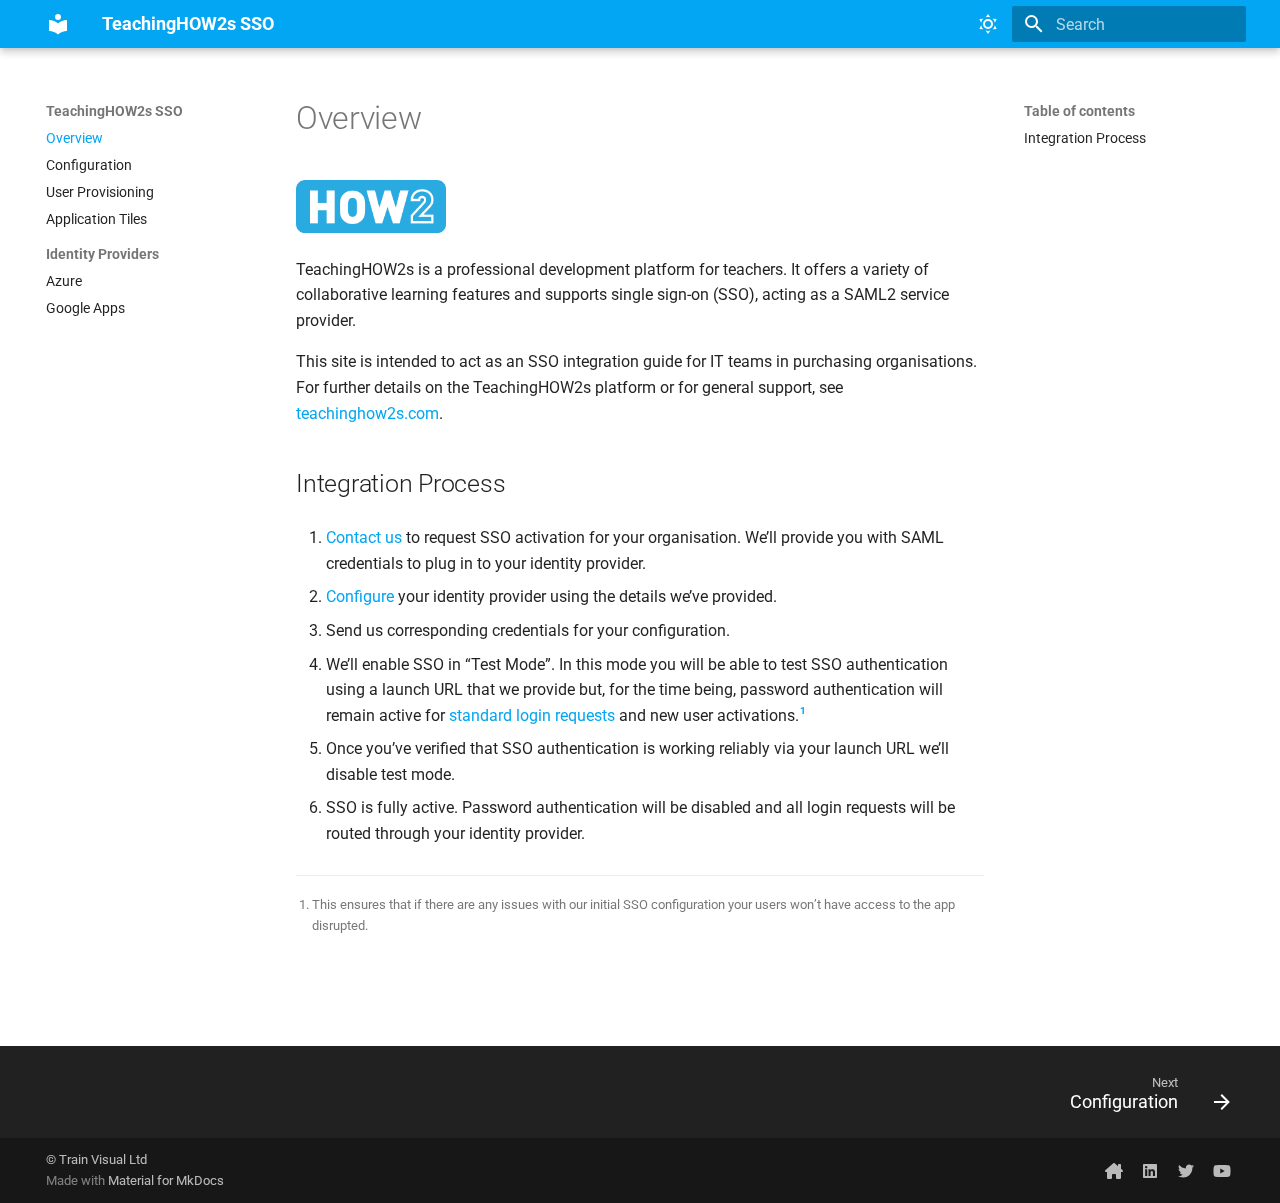
<file: index.html>
<!doctype html>
<html lang="en" class="no-js">
  <head>
    
      <meta charset="utf-8">
      <meta name="viewport" content="width=device-width,initial-scale=1">
      
      
      
        <link rel="canonical" href="https://teachinghow2s.github.io/sso/">
      
      
      
        <link rel="next" href="configuration/">
      
      <link rel="icon" href="images/favicon.png">
      <meta name="generator" content="mkdocs-1.4.3, mkdocs-material-9.1.19">
    
    
      
        <title>TeachingHOW2s SSO</title>
      
    
    
      <link rel="stylesheet" href="assets/stylesheets/main.eebd395e.min.css">
      
        
        <link rel="stylesheet" href="assets/stylesheets/palette.ecc896b0.min.css">
      
      

    
    
    
      
        
        
        <link rel="preconnect" href="https://fonts.gstatic.com" crossorigin>
        <link rel="stylesheet" href="https://fonts.googleapis.com/css?family=Roboto:300,300i,400,400i,700,700i%7CRoboto+Mono:400,400i,700,700i&display=fallback">
        <style>:root{--md-text-font:"Roboto";--md-code-font:"Roboto Mono"}</style>
      
    
    
      <link rel="stylesheet" href="assets/custom.css">
    
    <script>__md_scope=new URL(".",location),__md_hash=e=>[...e].reduce((e,_)=>(e<<5)-e+_.charCodeAt(0),0),__md_get=(e,_=localStorage,t=__md_scope)=>JSON.parse(_.getItem(t.pathname+"."+e)),__md_set=(e,_,t=localStorage,a=__md_scope)=>{try{t.setItem(a.pathname+"."+e,JSON.stringify(_))}catch(e){}}</script>
    
      

    
    
    
  </head>
  
  
    
    
      
    
    
    
    
    <body dir="ltr" data-md-color-scheme="default" data-md-color-primary="light-blue" data-md-color-accent="blue">
  
    
    
      <script>var palette=__md_get("__palette");if(palette&&"object"==typeof palette.color)for(var key of Object.keys(palette.color))document.body.setAttribute("data-md-color-"+key,palette.color[key])</script>
    
    <input class="md-toggle" data-md-toggle="drawer" type="checkbox" id="__drawer" autocomplete="off">
    <input class="md-toggle" data-md-toggle="search" type="checkbox" id="__search" autocomplete="off">
    <label class="md-overlay" for="__drawer"></label>
    <div data-md-component="skip">
      
        
        <a href="#overview" class="md-skip">
          Skip to content
        </a>
      
    </div>
    <div data-md-component="announce">
      
    </div>
    
    
      

  

<header class="md-header md-header--shadow" data-md-component="header">
  <nav class="md-header__inner md-grid" aria-label="Header">
    <a href="." title="TeachingHOW2s SSO" class="md-header__button md-logo" aria-label="TeachingHOW2s SSO" data-md-component="logo">
      
  
  <svg xmlns="http://www.w3.org/2000/svg" viewBox="0 0 24 24"><path d="M12 8a3 3 0 0 0 3-3 3 3 0 0 0-3-3 3 3 0 0 0-3 3 3 3 0 0 0 3 3m0 3.54C9.64 9.35 6.5 8 3 8v11c3.5 0 6.64 1.35 9 3.54 2.36-2.19 5.5-3.54 9-3.54V8c-3.5 0-6.64 1.35-9 3.54Z"/></svg>

    </a>
    <label class="md-header__button md-icon" for="__drawer">
      <svg xmlns="http://www.w3.org/2000/svg" viewBox="0 0 24 24"><path d="M3 6h18v2H3V6m0 5h18v2H3v-2m0 5h18v2H3v-2Z"/></svg>
    </label>
    <div class="md-header__title" data-md-component="header-title">
      <div class="md-header__ellipsis">
        <div class="md-header__topic">
          <span class="md-ellipsis">
            TeachingHOW2s SSO
          </span>
        </div>
        <div class="md-header__topic" data-md-component="header-topic">
          <span class="md-ellipsis">
            
              Overview
            
          </span>
        </div>
      </div>
    </div>
    
      
        <form class="md-header__option" data-md-component="palette">
          
            
            
            
            <input class="md-option" data-md-color-media="(prefers-color-scheme: light)" data-md-color-scheme="default" data-md-color-primary="light-blue" data-md-color-accent="blue"  aria-label="Switch to dark mode"  type="radio" name="__palette" id="__palette_1">
            
              <label class="md-header__button md-icon" title="Switch to dark mode" for="__palette_2" hidden>
                <svg xmlns="http://www.w3.org/2000/svg" viewBox="0 0 24 24"><path d="M12 7a5 5 0 0 1 5 5 5 5 0 0 1-5 5 5 5 0 0 1-5-5 5 5 0 0 1 5-5m0 2a3 3 0 0 0-3 3 3 3 0 0 0 3 3 3 3 0 0 0 3-3 3 3 0 0 0-3-3m0-7 2.39 3.42C13.65 5.15 12.84 5 12 5c-.84 0-1.65.15-2.39.42L12 2M3.34 7l4.16-.35A7.2 7.2 0 0 0 5.94 8.5c-.44.74-.69 1.5-.83 2.29L3.34 7m.02 10 1.76-3.77a7.131 7.131 0 0 0 2.38 4.14L3.36 17M20.65 7l-1.77 3.79a7.023 7.023 0 0 0-2.38-4.15l4.15.36m-.01 10-4.14.36c.59-.51 1.12-1.14 1.54-1.86.42-.73.69-1.5.83-2.29L20.64 17M12 22l-2.41-3.44c.74.27 1.55.44 2.41.44.82 0 1.63-.17 2.37-.44L12 22Z"/></svg>
              </label>
            
          
            
            
            
            <input class="md-option" data-md-color-media="(prefers-color-scheme: dark)" data-md-color-scheme="slate" data-md-color-primary="pink" data-md-color-accent="cyan"  aria-label="Switch to light mode"  type="radio" name="__palette" id="__palette_2">
            
              <label class="md-header__button md-icon" title="Switch to light mode" for="__palette_1" hidden>
                <svg xmlns="http://www.w3.org/2000/svg" viewBox="0 0 24 24"><path d="m17.75 4.09-2.53 1.94.91 3.06-2.63-1.81-2.63 1.81.91-3.06-2.53-1.94L12.44 4l1.06-3 1.06 3 3.19.09m3.5 6.91-1.64 1.25.59 1.98-1.7-1.17-1.7 1.17.59-1.98L15.75 11l2.06-.05L18.5 9l.69 1.95 2.06.05m-2.28 4.95c.83-.08 1.72 1.1 1.19 1.85-.32.45-.66.87-1.08 1.27C15.17 23 8.84 23 4.94 19.07c-3.91-3.9-3.91-10.24 0-14.14.4-.4.82-.76 1.27-1.08.75-.53 1.93.36 1.85 1.19-.27 2.86.69 5.83 2.89 8.02a9.96 9.96 0 0 0 8.02 2.89m-1.64 2.02a12.08 12.08 0 0 1-7.8-3.47c-2.17-2.19-3.33-5-3.49-7.82-2.81 3.14-2.7 7.96.31 10.98 3.02 3.01 7.84 3.12 10.98.31Z"/></svg>
              </label>
            
          
        </form>
      
    
    
    
      <label class="md-header__button md-icon" for="__search">
        <svg xmlns="http://www.w3.org/2000/svg" viewBox="0 0 24 24"><path d="M9.5 3A6.5 6.5 0 0 1 16 9.5c0 1.61-.59 3.09-1.56 4.23l.27.27h.79l5 5-1.5 1.5-5-5v-.79l-.27-.27A6.516 6.516 0 0 1 9.5 16 6.5 6.5 0 0 1 3 9.5 6.5 6.5 0 0 1 9.5 3m0 2C7 5 5 7 5 9.5S7 14 9.5 14 14 12 14 9.5 12 5 9.5 5Z"/></svg>
      </label>
      <div class="md-search" data-md-component="search" role="dialog">
  <label class="md-search__overlay" for="__search"></label>
  <div class="md-search__inner" role="search">
    <form class="md-search__form" name="search">
      <input type="text" class="md-search__input" name="query" aria-label="Search" placeholder="Search" autocapitalize="off" autocorrect="off" autocomplete="off" spellcheck="false" data-md-component="search-query" required>
      <label class="md-search__icon md-icon" for="__search">
        <svg xmlns="http://www.w3.org/2000/svg" viewBox="0 0 24 24"><path d="M9.5 3A6.5 6.5 0 0 1 16 9.5c0 1.61-.59 3.09-1.56 4.23l.27.27h.79l5 5-1.5 1.5-5-5v-.79l-.27-.27A6.516 6.516 0 0 1 9.5 16 6.5 6.5 0 0 1 3 9.5 6.5 6.5 0 0 1 9.5 3m0 2C7 5 5 7 5 9.5S7 14 9.5 14 14 12 14 9.5 12 5 9.5 5Z"/></svg>
        <svg xmlns="http://www.w3.org/2000/svg" viewBox="0 0 24 24"><path d="M20 11v2H8l5.5 5.5-1.42 1.42L4.16 12l7.92-7.92L13.5 5.5 8 11h12Z"/></svg>
      </label>
      <nav class="md-search__options" aria-label="Search">
        
        <button type="reset" class="md-search__icon md-icon" title="Clear" aria-label="Clear" tabindex="-1">
          <svg xmlns="http://www.w3.org/2000/svg" viewBox="0 0 24 24"><path d="M19 6.41 17.59 5 12 10.59 6.41 5 5 6.41 10.59 12 5 17.59 6.41 19 12 13.41 17.59 19 19 17.59 13.41 12 19 6.41Z"/></svg>
        </button>
      </nav>
      
    </form>
    <div class="md-search__output">
      <div class="md-search__scrollwrap" data-md-scrollfix>
        <div class="md-search-result" data-md-component="search-result">
          <div class="md-search-result__meta">
            Initializing search
          </div>
          <ol class="md-search-result__list" role="presentation"></ol>
        </div>
      </div>
    </div>
  </div>
</div>
    
    
  </nav>
  
</header>
    
    <div class="md-container" data-md-component="container">
      
      
        
          
        
      
      <main class="md-main" data-md-component="main">
        <div class="md-main__inner md-grid">
          
            
              
              <div class="md-sidebar md-sidebar--primary" data-md-component="sidebar" data-md-type="navigation" >
                <div class="md-sidebar__scrollwrap">
                  <div class="md-sidebar__inner">
                    


<nav class="md-nav md-nav--primary" aria-label="Navigation" data-md-level="0">
  <label class="md-nav__title" for="__drawer">
    <a href="." title="TeachingHOW2s SSO" class="md-nav__button md-logo" aria-label="TeachingHOW2s SSO" data-md-component="logo">
      
  
  <svg xmlns="http://www.w3.org/2000/svg" viewBox="0 0 24 24"><path d="M12 8a3 3 0 0 0 3-3 3 3 0 0 0-3-3 3 3 0 0 0-3 3 3 3 0 0 0 3 3m0 3.54C9.64 9.35 6.5 8 3 8v11c3.5 0 6.64 1.35 9 3.54 2.36-2.19 5.5-3.54 9-3.54V8c-3.5 0-6.64 1.35-9 3.54Z"/></svg>

    </a>
    TeachingHOW2s SSO
  </label>
  
  <ul class="md-nav__list" data-md-scrollfix>
    
      
      
      

  
  
    
  
  
    <li class="md-nav__item md-nav__item--active">
      
      <input class="md-nav__toggle md-toggle" type="checkbox" id="__toc">
      
      
        
      
      
        <label class="md-nav__link md-nav__link--active" for="__toc">
          Overview
          <span class="md-nav__icon md-icon"></span>
        </label>
      
      <a href="." class="md-nav__link md-nav__link--active">
        Overview
      </a>
      
        

<nav class="md-nav md-nav--secondary" aria-label="Table of contents">
  
  
  
    
  
  
    <label class="md-nav__title" for="__toc">
      <span class="md-nav__icon md-icon"></span>
      Table of contents
    </label>
    <ul class="md-nav__list" data-md-component="toc" data-md-scrollfix>
      
        <li class="md-nav__item">
  <a href="#integration-process" class="md-nav__link">
    Integration Process
  </a>
  
</li>
      
    </ul>
  
</nav>
      
    </li>
  

    
      
      
      

  
  
  
    <li class="md-nav__item">
      <a href="configuration/" class="md-nav__link">
        Configuration
      </a>
    </li>
  

    
      
      
      

  
  
  
    <li class="md-nav__item">
      <a href="provisioning/" class="md-nav__link">
        User Provisioning
      </a>
    </li>
  

    
      
      
      

  
  
  
    <li class="md-nav__item">
      <a href="application-tiles/" class="md-nav__link">
        Application Tiles
      </a>
    </li>
  

    
      
      
      

  
  
  
    
      
    
    <li class="md-nav__item md-nav__item--section md-nav__item--nested">
      
      
      
      
        
      
      <input class="md-nav__toggle md-toggle md-toggle--indeterminate" type="checkbox" id="__nav_5" >
      
      
      
        <label class="md-nav__link" for="__nav_5" id="__nav_5_label" tabindex="0">
          Identity Providers
          <span class="md-nav__icon md-icon"></span>
        </label>
      
      <nav class="md-nav" data-md-level="1" aria-labelledby="__nav_5_label" aria-expanded="false">
        <label class="md-nav__title" for="__nav_5">
          <span class="md-nav__icon md-icon"></span>
          Identity Providers
        </label>
        <ul class="md-nav__list" data-md-scrollfix>
          
            
              
  
  
  
    <li class="md-nav__item">
      <a href="providers/azure/" class="md-nav__link">
        Azure
      </a>
    </li>
  

            
          
            
              
  
  
  
    <li class="md-nav__item">
      <a href="providers/google/" class="md-nav__link">
        Google Apps
      </a>
    </li>
  

            
          
        </ul>
      </nav>
    </li>
  

    
  </ul>
</nav>
                  </div>
                </div>
              </div>
            
            
              
              <div class="md-sidebar md-sidebar--secondary" data-md-component="sidebar" data-md-type="toc" >
                <div class="md-sidebar__scrollwrap">
                  <div class="md-sidebar__inner">
                    

<nav class="md-nav md-nav--secondary" aria-label="Table of contents">
  
  
  
    
  
  
    <label class="md-nav__title" for="__toc">
      <span class="md-nav__icon md-icon"></span>
      Table of contents
    </label>
    <ul class="md-nav__list" data-md-component="toc" data-md-scrollfix>
      
        <li class="md-nav__item">
  <a href="#integration-process" class="md-nav__link">
    Integration Process
  </a>
  
</li>
      
    </ul>
  
</nav>
                  </div>
                </div>
              </div>
            
          
          
            <div class="md-content" data-md-component="content">
              <article class="md-content__inner md-typeset">
                
                  


<h1 id="overview">Overview</h1>
<p><img alt="HOW2 Logo" src="images/logo-how2.png" width="150" /></p>
<p>TeachingHOW2s is a professional development platform for teachers. It offers a variety of collaborative learning features and supports single sign-on (SSO), acting as a SAML2 service provider.</p>
<p>This site is intended to act as an SSO integration guide for IT teams in purchasing organisations. For further details on the TeachingHOW2s platform or for general support, see <a href="https://teachinghow2s.com">teachinghow2s.com</a>.</p>
<h2 id="integration-process">Integration Process</h2>
<ol>
<li>
<p><a href="https://teachinghow2s.com/contact">Contact us</a> to request SSO activation for your organisation. We&rsquo;ll provide you with SAML credentials to plug in to your identity provider.</p>
</li>
<li>
<p><a href="configuration">Configure</a> your identity provider using the details we&rsquo;ve provided.</p>
</li>
<li>
<p>Send us corresponding credentials for your configuration.</p>
</li>
<li>
<p>We&rsquo;ll enable SSO in &ldquo;Test Mode&rdquo;. In this mode you will be able to test SSO authentication using a launch URL that we provide but, for the time being, password authentication will remain active for <a href="https://app.teachinghow2s.com/login">standard login requests</a> and new user activations.<sup id="fnref:1"><a class="footnote-ref" href="#fn:1">1</a></sup></p>
</li>
<li>
<p>Once you&rsquo;ve verified that SSO authentication is working reliably via your launch URL we&rsquo;ll disable test mode.</p>
</li>
<li>
<p>SSO is fully active. Password authentication will be disabled and all login requests will be routed through your identity provider.</p>
</li>
</ol>
<div class="footnote">
<hr />
<ol>
<li id="fn:1">
<p>This ensures that if there are any issues with our initial SSO configuration your users won&rsquo;t have access to the app disrupted.&#160;<a class="footnote-backref" href="#fnref:1" title="Jump back to footnote 1 in the text">&#8617;</a></p>
</li>
</ol>
</div>





                
              </article>
            </div>
          
          
        </div>
        
      </main>
      
        <footer class="md-footer">
  
    
      
      <nav class="md-footer__inner md-grid" aria-label="Footer" >
        
        
          
          <a href="configuration/" class="md-footer__link md-footer__link--next" aria-label="Next: Configuration" rel="next">
            <div class="md-footer__title">
              <span class="md-footer__direction">
                Next
              </span>
              <div class="md-ellipsis">
                Configuration
              </div>
            </div>
            <div class="md-footer__button md-icon">
              <svg xmlns="http://www.w3.org/2000/svg" viewBox="0 0 24 24"><path d="M4 11v2h12l-5.5 5.5 1.42 1.42L19.84 12l-7.92-7.92L10.5 5.5 16 11H4Z"/></svg>
            </div>
          </a>
        
      </nav>
    
  
  <div class="md-footer-meta md-typeset">
    <div class="md-footer-meta__inner md-grid">
      <div class="md-copyright">
  
    <div class="md-copyright__highlight">
      &copy; Train Visual Ltd
    </div>
  
  
    Made with
    <a href="https://squidfunk.github.io/mkdocs-material/" target="_blank" rel="noopener">
      Material for MkDocs
    </a>
  
</div>
      
        <div class="md-social">
  
    
    
    
    
      
      
    
    <a href="https://teachinghow2s.com" target="_blank" rel="noopener" title="teachinghow2s.com" class="md-social__link">
      <svg xmlns="http://www.w3.org/2000/svg" viewBox="0 0 576 512"><!--! Font Awesome Free 6.4.0 by @fontawesome - https://fontawesome.com License - https://fontawesome.com/license/free (Icons: CC BY 4.0, Fonts: SIL OFL 1.1, Code: MIT License) Copyright 2023 Fonticons, Inc.--><path d="M543.8 287.6c17 0 32-14 32-32.1 1-9-3-17-11-24L512 185V64c0-17.7-14.3-32-32-32h-32c-17.7 0-32 14.3-32 32v36.7L309.5 7c-6-5-14-7-21-7s-15 1-22 8L10 231.5c-7 7-10 15-10 24 0 18 14 32.1 32 32.1h32v69.7c-.1.9-.1 1.8-.1 2.8V472c0 22.1 17.9 40 40 40h16c1.2 0 2.4-.1 3.6-.2 1.5.1 3 .2 4.5.2h56c22.1 0 40-17.9 40-40v-88c0-17.7 14.3-32 32-32h64c17.7 0 32 14.3 32 32v88c0 22.1 17.9 40 40 40h56.5c1.4 0 2.8 0 4.2-.1 1.1.1 2.2.1 3.3.1h16c22.1 0 40-17.9 40-40v-16.2c.3-2.6.5-5.3.5-8.1l-.7-160.2h32z"/></svg>
    </a>
  
    
    
    
    
      
      
    
    <a href="https://www.linkedin.com/company/train-visual" target="_blank" rel="noopener" title="www.linkedin.com" class="md-social__link">
      <svg xmlns="http://www.w3.org/2000/svg" viewBox="0 0 448 512"><!--! Font Awesome Free 6.4.0 by @fontawesome - https://fontawesome.com License - https://fontawesome.com/license/free (Icons: CC BY 4.0, Fonts: SIL OFL 1.1, Code: MIT License) Copyright 2023 Fonticons, Inc.--><path d="M416 32H31.9C14.3 32 0 46.5 0 64.3v383.4C0 465.5 14.3 480 31.9 480H416c17.6 0 32-14.5 32-32.3V64.3c0-17.8-14.4-32.3-32-32.3zM135.4 416H69V202.2h66.5V416zm-33.2-243c-21.3 0-38.5-17.3-38.5-38.5S80.9 96 102.2 96c21.2 0 38.5 17.3 38.5 38.5 0 21.3-17.2 38.5-38.5 38.5zm282.1 243h-66.4V312c0-24.8-.5-56.7-34.5-56.7-34.6 0-39.9 27-39.9 54.9V416h-66.4V202.2h63.7v29.2h.9c8.9-16.8 30.6-34.5 62.9-34.5 67.2 0 79.7 44.3 79.7 101.9V416z"/></svg>
    </a>
  
    
    
    
    
      
      
    
    <a href="https://twitter.com/teachinghow2s" target="_blank" rel="noopener" title="twitter.com" class="md-social__link">
      <svg xmlns="http://www.w3.org/2000/svg" viewBox="0 0 512 512"><!--! Font Awesome Free 6.4.0 by @fontawesome - https://fontawesome.com License - https://fontawesome.com/license/free (Icons: CC BY 4.0, Fonts: SIL OFL 1.1, Code: MIT License) Copyright 2023 Fonticons, Inc.--><path d="M459.37 151.716c.325 4.548.325 9.097.325 13.645 0 138.72-105.583 298.558-298.558 298.558-59.452 0-114.68-17.219-161.137-47.106 8.447.974 16.568 1.299 25.34 1.299 49.055 0 94.213-16.568 130.274-44.832-46.132-.975-84.792-31.188-98.112-72.772 6.498.974 12.995 1.624 19.818 1.624 9.421 0 18.843-1.3 27.614-3.573-48.081-9.747-84.143-51.98-84.143-102.985v-1.299c13.969 7.797 30.214 12.67 47.431 13.319-28.264-18.843-46.781-51.005-46.781-87.391 0-19.492 5.197-37.36 14.294-52.954 51.655 63.675 129.3 105.258 216.365 109.807-1.624-7.797-2.599-15.918-2.599-24.04 0-57.828 46.782-104.934 104.934-104.934 30.213 0 57.502 12.67 76.67 33.137 23.715-4.548 46.456-13.32 66.599-25.34-7.798 24.366-24.366 44.833-46.132 57.827 21.117-2.273 41.584-8.122 60.426-16.243-14.292 20.791-32.161 39.308-52.628 54.253z"/></svg>
    </a>
  
    
    
    
    
      
      
    
    <a href="https://www.youtube.com/channel/UCYCt-D1t-YX_bAEPeAUxaBg/videos" target="_blank" rel="noopener" title="www.youtube.com" class="md-social__link">
      <svg xmlns="http://www.w3.org/2000/svg" viewBox="0 0 576 512"><!--! Font Awesome Free 6.4.0 by @fontawesome - https://fontawesome.com License - https://fontawesome.com/license/free (Icons: CC BY 4.0, Fonts: SIL OFL 1.1, Code: MIT License) Copyright 2023 Fonticons, Inc.--><path d="M549.655 124.083c-6.281-23.65-24.787-42.276-48.284-48.597C458.781 64 288 64 288 64S117.22 64 74.629 75.486c-23.497 6.322-42.003 24.947-48.284 48.597-11.412 42.867-11.412 132.305-11.412 132.305s0 89.438 11.412 132.305c6.281 23.65 24.787 41.5 48.284 47.821C117.22 448 288 448 288 448s170.78 0 213.371-11.486c23.497-6.321 42.003-24.171 48.284-47.821 11.412-42.867 11.412-132.305 11.412-132.305s0-89.438-11.412-132.305zm-317.51 213.508V175.185l142.739 81.205-142.739 81.201z"/></svg>
    </a>
  
</div>
      
    </div>
  </div>
</footer>
      
    </div>
    <div class="md-dialog" data-md-component="dialog">
      <div class="md-dialog__inner md-typeset"></div>
    </div>
    
    <script id="__config" type="application/json">{"base": ".", "features": ["navigation.expand", "navigation.sections", "navigation.footer"], "search": "assets/javascripts/workers/search.74e28a9f.min.js", "translations": {"clipboard.copied": "Copied to clipboard", "clipboard.copy": "Copy to clipboard", "search.result.more.one": "1 more on this page", "search.result.more.other": "# more on this page", "search.result.none": "No matching documents", "search.result.one": "1 matching document", "search.result.other": "# matching documents", "search.result.placeholder": "Type to start searching", "search.result.term.missing": "Missing", "select.version": "Select version"}}</script>
    
    
      <script src="assets/javascripts/bundle.220ee61c.min.js"></script>
      
    
  </body>
</html>
</file>
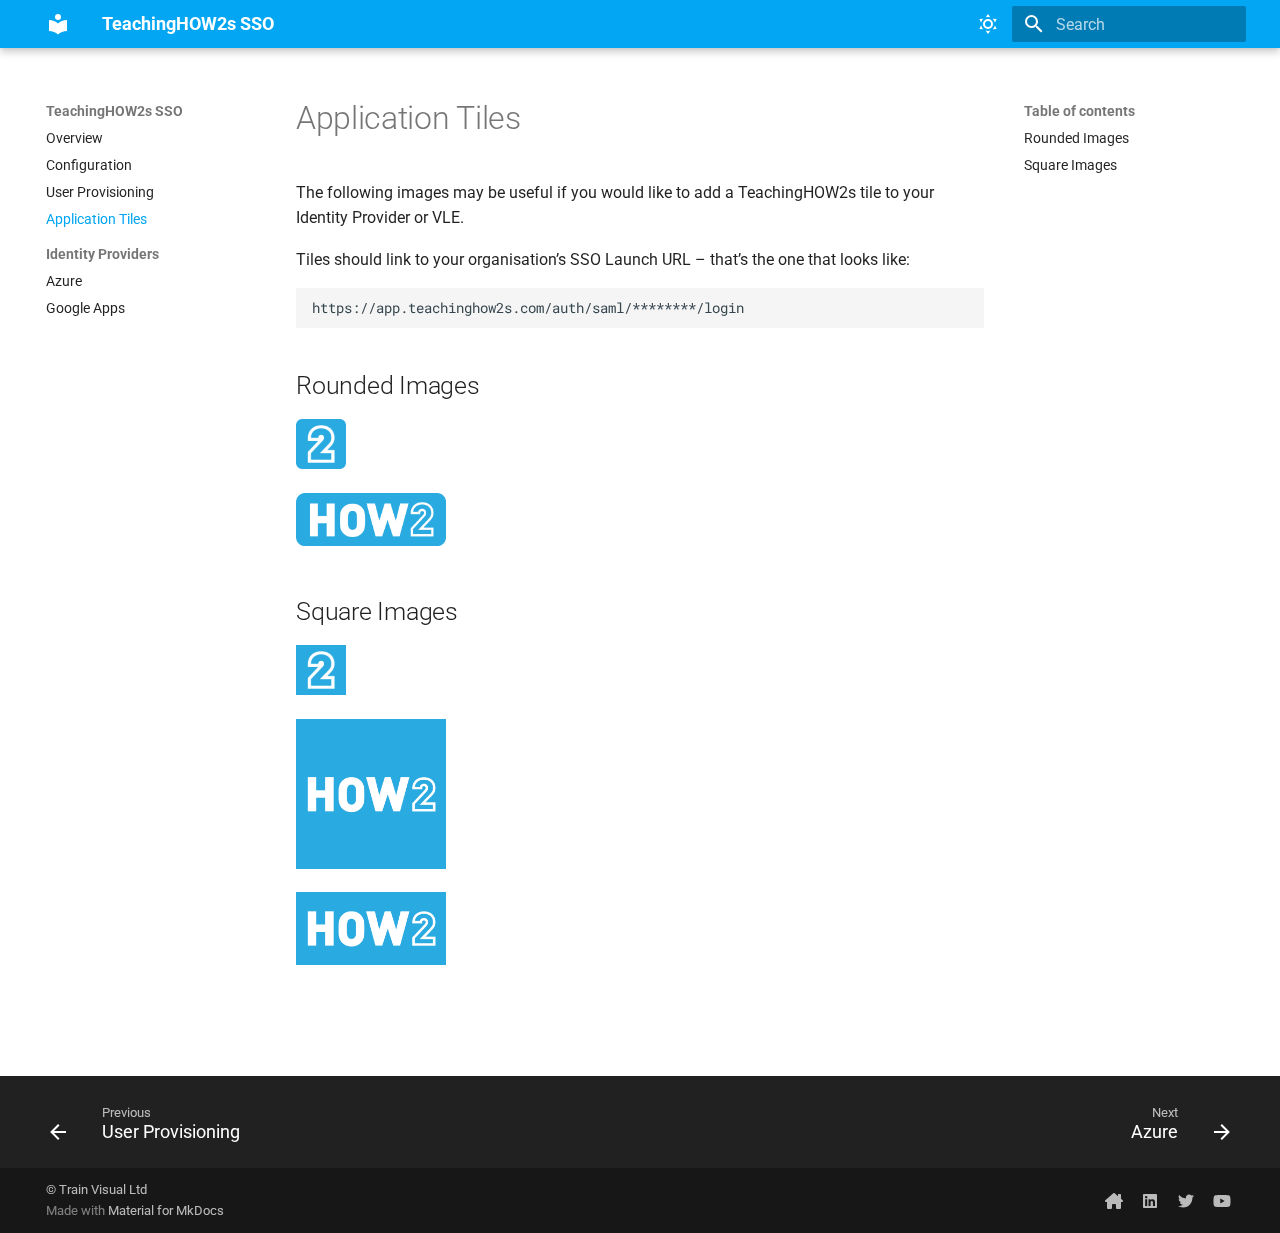
<file: application-tiles/index.html>
<!doctype html>
<html lang="en" class="no-js">
  <head>
    
      <meta charset="utf-8">
      <meta name="viewport" content="width=device-width,initial-scale=1">
      
      
      
        <link rel="canonical" href="https://teachinghow2s.github.io/sso/application-tiles/">
      
      
        <link rel="prev" href="../provisioning/">
      
      
        <link rel="next" href="../providers/azure/">
      
      <link rel="icon" href="../images/favicon.png">
      <meta name="generator" content="mkdocs-1.4.3, mkdocs-material-9.1.19">
    
    
      
        <title>Application Tiles - TeachingHOW2s SSO</title>
      
    
    
      <link rel="stylesheet" href="../assets/stylesheets/main.eebd395e.min.css">
      
        
        <link rel="stylesheet" href="../assets/stylesheets/palette.ecc896b0.min.css">
      
      

    
    
    
      
        
        
        <link rel="preconnect" href="https://fonts.gstatic.com" crossorigin>
        <link rel="stylesheet" href="https://fonts.googleapis.com/css?family=Roboto:300,300i,400,400i,700,700i%7CRoboto+Mono:400,400i,700,700i&display=fallback">
        <style>:root{--md-text-font:"Roboto";--md-code-font:"Roboto Mono"}</style>
      
    
    
      <link rel="stylesheet" href="../assets/custom.css">
    
    <script>__md_scope=new URL("..",location),__md_hash=e=>[...e].reduce((e,_)=>(e<<5)-e+_.charCodeAt(0),0),__md_get=(e,_=localStorage,t=__md_scope)=>JSON.parse(_.getItem(t.pathname+"."+e)),__md_set=(e,_,t=localStorage,a=__md_scope)=>{try{t.setItem(a.pathname+"."+e,JSON.stringify(_))}catch(e){}}</script>
    
      

    
    
    
  </head>
  
  
    
    
      
    
    
    
    
    <body dir="ltr" data-md-color-scheme="default" data-md-color-primary="light-blue" data-md-color-accent="blue">
  
    
    
      <script>var palette=__md_get("__palette");if(palette&&"object"==typeof palette.color)for(var key of Object.keys(palette.color))document.body.setAttribute("data-md-color-"+key,palette.color[key])</script>
    
    <input class="md-toggle" data-md-toggle="drawer" type="checkbox" id="__drawer" autocomplete="off">
    <input class="md-toggle" data-md-toggle="search" type="checkbox" id="__search" autocomplete="off">
    <label class="md-overlay" for="__drawer"></label>
    <div data-md-component="skip">
      
        
        <a href="#application-tiles" class="md-skip">
          Skip to content
        </a>
      
    </div>
    <div data-md-component="announce">
      
    </div>
    
    
      

  

<header class="md-header md-header--shadow" data-md-component="header">
  <nav class="md-header__inner md-grid" aria-label="Header">
    <a href=".." title="TeachingHOW2s SSO" class="md-header__button md-logo" aria-label="TeachingHOW2s SSO" data-md-component="logo">
      
  
  <svg xmlns="http://www.w3.org/2000/svg" viewBox="0 0 24 24"><path d="M12 8a3 3 0 0 0 3-3 3 3 0 0 0-3-3 3 3 0 0 0-3 3 3 3 0 0 0 3 3m0 3.54C9.64 9.35 6.5 8 3 8v11c3.5 0 6.64 1.35 9 3.54 2.36-2.19 5.5-3.54 9-3.54V8c-3.5 0-6.64 1.35-9 3.54Z"/></svg>

    </a>
    <label class="md-header__button md-icon" for="__drawer">
      <svg xmlns="http://www.w3.org/2000/svg" viewBox="0 0 24 24"><path d="M3 6h18v2H3V6m0 5h18v2H3v-2m0 5h18v2H3v-2Z"/></svg>
    </label>
    <div class="md-header__title" data-md-component="header-title">
      <div class="md-header__ellipsis">
        <div class="md-header__topic">
          <span class="md-ellipsis">
            TeachingHOW2s SSO
          </span>
        </div>
        <div class="md-header__topic" data-md-component="header-topic">
          <span class="md-ellipsis">
            
              Application Tiles
            
          </span>
        </div>
      </div>
    </div>
    
      
        <form class="md-header__option" data-md-component="palette">
          
            
            
            
            <input class="md-option" data-md-color-media="(prefers-color-scheme: light)" data-md-color-scheme="default" data-md-color-primary="light-blue" data-md-color-accent="blue"  aria-label="Switch to dark mode"  type="radio" name="__palette" id="__palette_1">
            
              <label class="md-header__button md-icon" title="Switch to dark mode" for="__palette_2" hidden>
                <svg xmlns="http://www.w3.org/2000/svg" viewBox="0 0 24 24"><path d="M12 7a5 5 0 0 1 5 5 5 5 0 0 1-5 5 5 5 0 0 1-5-5 5 5 0 0 1 5-5m0 2a3 3 0 0 0-3 3 3 3 0 0 0 3 3 3 3 0 0 0 3-3 3 3 0 0 0-3-3m0-7 2.39 3.42C13.65 5.15 12.84 5 12 5c-.84 0-1.65.15-2.39.42L12 2M3.34 7l4.16-.35A7.2 7.2 0 0 0 5.94 8.5c-.44.74-.69 1.5-.83 2.29L3.34 7m.02 10 1.76-3.77a7.131 7.131 0 0 0 2.38 4.14L3.36 17M20.65 7l-1.77 3.79a7.023 7.023 0 0 0-2.38-4.15l4.15.36m-.01 10-4.14.36c.59-.51 1.12-1.14 1.54-1.86.42-.73.69-1.5.83-2.29L20.64 17M12 22l-2.41-3.44c.74.27 1.55.44 2.41.44.82 0 1.63-.17 2.37-.44L12 22Z"/></svg>
              </label>
            
          
            
            
            
            <input class="md-option" data-md-color-media="(prefers-color-scheme: dark)" data-md-color-scheme="slate" data-md-color-primary="pink" data-md-color-accent="cyan"  aria-label="Switch to light mode"  type="radio" name="__palette" id="__palette_2">
            
              <label class="md-header__button md-icon" title="Switch to light mode" for="__palette_1" hidden>
                <svg xmlns="http://www.w3.org/2000/svg" viewBox="0 0 24 24"><path d="m17.75 4.09-2.53 1.94.91 3.06-2.63-1.81-2.63 1.81.91-3.06-2.53-1.94L12.44 4l1.06-3 1.06 3 3.19.09m3.5 6.91-1.64 1.25.59 1.98-1.7-1.17-1.7 1.17.59-1.98L15.75 11l2.06-.05L18.5 9l.69 1.95 2.06.05m-2.28 4.95c.83-.08 1.72 1.1 1.19 1.85-.32.45-.66.87-1.08 1.27C15.17 23 8.84 23 4.94 19.07c-3.91-3.9-3.91-10.24 0-14.14.4-.4.82-.76 1.27-1.08.75-.53 1.93.36 1.85 1.19-.27 2.86.69 5.83 2.89 8.02a9.96 9.96 0 0 0 8.02 2.89m-1.64 2.02a12.08 12.08 0 0 1-7.8-3.47c-2.17-2.19-3.33-5-3.49-7.82-2.81 3.14-2.7 7.96.31 10.98 3.02 3.01 7.84 3.12 10.98.31Z"/></svg>
              </label>
            
          
        </form>
      
    
    
    
      <label class="md-header__button md-icon" for="__search">
        <svg xmlns="http://www.w3.org/2000/svg" viewBox="0 0 24 24"><path d="M9.5 3A6.5 6.5 0 0 1 16 9.5c0 1.61-.59 3.09-1.56 4.23l.27.27h.79l5 5-1.5 1.5-5-5v-.79l-.27-.27A6.516 6.516 0 0 1 9.5 16 6.5 6.5 0 0 1 3 9.5 6.5 6.5 0 0 1 9.5 3m0 2C7 5 5 7 5 9.5S7 14 9.5 14 14 12 14 9.5 12 5 9.5 5Z"/></svg>
      </label>
      <div class="md-search" data-md-component="search" role="dialog">
  <label class="md-search__overlay" for="__search"></label>
  <div class="md-search__inner" role="search">
    <form class="md-search__form" name="search">
      <input type="text" class="md-search__input" name="query" aria-label="Search" placeholder="Search" autocapitalize="off" autocorrect="off" autocomplete="off" spellcheck="false" data-md-component="search-query" required>
      <label class="md-search__icon md-icon" for="__search">
        <svg xmlns="http://www.w3.org/2000/svg" viewBox="0 0 24 24"><path d="M9.5 3A6.5 6.5 0 0 1 16 9.5c0 1.61-.59 3.09-1.56 4.23l.27.27h.79l5 5-1.5 1.5-5-5v-.79l-.27-.27A6.516 6.516 0 0 1 9.5 16 6.5 6.5 0 0 1 3 9.5 6.5 6.5 0 0 1 9.5 3m0 2C7 5 5 7 5 9.5S7 14 9.5 14 14 12 14 9.5 12 5 9.5 5Z"/></svg>
        <svg xmlns="http://www.w3.org/2000/svg" viewBox="0 0 24 24"><path d="M20 11v2H8l5.5 5.5-1.42 1.42L4.16 12l7.92-7.92L13.5 5.5 8 11h12Z"/></svg>
      </label>
      <nav class="md-search__options" aria-label="Search">
        
        <button type="reset" class="md-search__icon md-icon" title="Clear" aria-label="Clear" tabindex="-1">
          <svg xmlns="http://www.w3.org/2000/svg" viewBox="0 0 24 24"><path d="M19 6.41 17.59 5 12 10.59 6.41 5 5 6.41 10.59 12 5 17.59 6.41 19 12 13.41 17.59 19 19 17.59 13.41 12 19 6.41Z"/></svg>
        </button>
      </nav>
      
    </form>
    <div class="md-search__output">
      <div class="md-search__scrollwrap" data-md-scrollfix>
        <div class="md-search-result" data-md-component="search-result">
          <div class="md-search-result__meta">
            Initializing search
          </div>
          <ol class="md-search-result__list" role="presentation"></ol>
        </div>
      </div>
    </div>
  </div>
</div>
    
    
  </nav>
  
</header>
    
    <div class="md-container" data-md-component="container">
      
      
        
          
        
      
      <main class="md-main" data-md-component="main">
        <div class="md-main__inner md-grid">
          
            
              
              <div class="md-sidebar md-sidebar--primary" data-md-component="sidebar" data-md-type="navigation" >
                <div class="md-sidebar__scrollwrap">
                  <div class="md-sidebar__inner">
                    


<nav class="md-nav md-nav--primary" aria-label="Navigation" data-md-level="0">
  <label class="md-nav__title" for="__drawer">
    <a href=".." title="TeachingHOW2s SSO" class="md-nav__button md-logo" aria-label="TeachingHOW2s SSO" data-md-component="logo">
      
  
  <svg xmlns="http://www.w3.org/2000/svg" viewBox="0 0 24 24"><path d="M12 8a3 3 0 0 0 3-3 3 3 0 0 0-3-3 3 3 0 0 0-3 3 3 3 0 0 0 3 3m0 3.54C9.64 9.35 6.5 8 3 8v11c3.5 0 6.64 1.35 9 3.54 2.36-2.19 5.5-3.54 9-3.54V8c-3.5 0-6.64 1.35-9 3.54Z"/></svg>

    </a>
    TeachingHOW2s SSO
  </label>
  
  <ul class="md-nav__list" data-md-scrollfix>
    
      
      
      

  
  
  
    <li class="md-nav__item">
      <a href=".." class="md-nav__link">
        Overview
      </a>
    </li>
  

    
      
      
      

  
  
  
    <li class="md-nav__item">
      <a href="../configuration/" class="md-nav__link">
        Configuration
      </a>
    </li>
  

    
      
      
      

  
  
  
    <li class="md-nav__item">
      <a href="../provisioning/" class="md-nav__link">
        User Provisioning
      </a>
    </li>
  

    
      
      
      

  
  
    
  
  
    <li class="md-nav__item md-nav__item--active">
      
      <input class="md-nav__toggle md-toggle" type="checkbox" id="__toc">
      
      
        
      
      
        <label class="md-nav__link md-nav__link--active" for="__toc">
          Application Tiles
          <span class="md-nav__icon md-icon"></span>
        </label>
      
      <a href="./" class="md-nav__link md-nav__link--active">
        Application Tiles
      </a>
      
        

<nav class="md-nav md-nav--secondary" aria-label="Table of contents">
  
  
  
    
  
  
    <label class="md-nav__title" for="__toc">
      <span class="md-nav__icon md-icon"></span>
      Table of contents
    </label>
    <ul class="md-nav__list" data-md-component="toc" data-md-scrollfix>
      
        <li class="md-nav__item">
  <a href="#rounded-images" class="md-nav__link">
    Rounded Images
  </a>
  
</li>
      
        <li class="md-nav__item">
  <a href="#square-images" class="md-nav__link">
    Square Images
  </a>
  
</li>
      
    </ul>
  
</nav>
      
    </li>
  

    
      
      
      

  
  
  
    
      
    
    <li class="md-nav__item md-nav__item--section md-nav__item--nested">
      
      
      
      
        
      
      <input class="md-nav__toggle md-toggle md-toggle--indeterminate" type="checkbox" id="__nav_5" >
      
      
      
        <label class="md-nav__link" for="__nav_5" id="__nav_5_label" tabindex="0">
          Identity Providers
          <span class="md-nav__icon md-icon"></span>
        </label>
      
      <nav class="md-nav" data-md-level="1" aria-labelledby="__nav_5_label" aria-expanded="false">
        <label class="md-nav__title" for="__nav_5">
          <span class="md-nav__icon md-icon"></span>
          Identity Providers
        </label>
        <ul class="md-nav__list" data-md-scrollfix>
          
            
              
  
  
  
    <li class="md-nav__item">
      <a href="../providers/azure/" class="md-nav__link">
        Azure
      </a>
    </li>
  

            
          
            
              
  
  
  
    <li class="md-nav__item">
      <a href="../providers/google/" class="md-nav__link">
        Google Apps
      </a>
    </li>
  

            
          
        </ul>
      </nav>
    </li>
  

    
  </ul>
</nav>
                  </div>
                </div>
              </div>
            
            
              
              <div class="md-sidebar md-sidebar--secondary" data-md-component="sidebar" data-md-type="toc" >
                <div class="md-sidebar__scrollwrap">
                  <div class="md-sidebar__inner">
                    

<nav class="md-nav md-nav--secondary" aria-label="Table of contents">
  
  
  
    
  
  
    <label class="md-nav__title" for="__toc">
      <span class="md-nav__icon md-icon"></span>
      Table of contents
    </label>
    <ul class="md-nav__list" data-md-component="toc" data-md-scrollfix>
      
        <li class="md-nav__item">
  <a href="#rounded-images" class="md-nav__link">
    Rounded Images
  </a>
  
</li>
      
        <li class="md-nav__item">
  <a href="#square-images" class="md-nav__link">
    Square Images
  </a>
  
</li>
      
    </ul>
  
</nav>
                  </div>
                </div>
              </div>
            
          
          
            <div class="md-content" data-md-component="content">
              <article class="md-content__inner md-typeset">
                
                  


<h1 id="application-tiles">Application Tiles</h1>
<p>The following images may be useful if you would like to add a TeachingHOW2s tile to your Identity Provider or VLE.</p>
<p>Tiles should link to your organisation&rsquo;s SSO Launch URL &ndash; that&rsquo;s the one that looks like:</p>
<pre><code>https://app.teachinghow2s.com/auth/saml/********/login
</code></pre>
<h2 id="rounded-images">Rounded Images</h2>
<p><img alt="HOW2 Icon" src="../images/icon-how2.png" width="50" /></p>
<p><img alt="HOW2 Logo" src="../images/logo-how2.png" width="150" /></p>
<h2 id="square-images">Square Images</h2>
<p><img alt="HOW2 Icon" src="../images/icon-how2-square.png" width="50" /></p>
<p><img alt="HOW2 Logo" src="../images/logo-how2-square.png" width="150" /></p>
<p><img alt="HOW2 Logo" src="../images/logo-how2-rect.png" width="150" /></p>





                
              </article>
            </div>
          
          
        </div>
        
      </main>
      
        <footer class="md-footer">
  
    
      
      <nav class="md-footer__inner md-grid" aria-label="Footer" >
        
          
          <a href="../provisioning/" class="md-footer__link md-footer__link--prev" aria-label="Previous: User Provisioning" rel="prev">
            <div class="md-footer__button md-icon">
              <svg xmlns="http://www.w3.org/2000/svg" viewBox="0 0 24 24"><path d="M20 11v2H8l5.5 5.5-1.42 1.42L4.16 12l7.92-7.92L13.5 5.5 8 11h12Z"/></svg>
            </div>
            <div class="md-footer__title">
              <span class="md-footer__direction">
                Previous
              </span>
              <div class="md-ellipsis">
                User Provisioning
              </div>
            </div>
          </a>
        
        
          
          <a href="../providers/azure/" class="md-footer__link md-footer__link--next" aria-label="Next: Azure" rel="next">
            <div class="md-footer__title">
              <span class="md-footer__direction">
                Next
              </span>
              <div class="md-ellipsis">
                Azure
              </div>
            </div>
            <div class="md-footer__button md-icon">
              <svg xmlns="http://www.w3.org/2000/svg" viewBox="0 0 24 24"><path d="M4 11v2h12l-5.5 5.5 1.42 1.42L19.84 12l-7.92-7.92L10.5 5.5 16 11H4Z"/></svg>
            </div>
          </a>
        
      </nav>
    
  
  <div class="md-footer-meta md-typeset">
    <div class="md-footer-meta__inner md-grid">
      <div class="md-copyright">
  
    <div class="md-copyright__highlight">
      &copy; Train Visual Ltd
    </div>
  
  
    Made with
    <a href="https://squidfunk.github.io/mkdocs-material/" target="_blank" rel="noopener">
      Material for MkDocs
    </a>
  
</div>
      
        <div class="md-social">
  
    
    
    
    
      
      
    
    <a href="https://teachinghow2s.com" target="_blank" rel="noopener" title="teachinghow2s.com" class="md-social__link">
      <svg xmlns="http://www.w3.org/2000/svg" viewBox="0 0 576 512"><!--! Font Awesome Free 6.4.0 by @fontawesome - https://fontawesome.com License - https://fontawesome.com/license/free (Icons: CC BY 4.0, Fonts: SIL OFL 1.1, Code: MIT License) Copyright 2023 Fonticons, Inc.--><path d="M543.8 287.6c17 0 32-14 32-32.1 1-9-3-17-11-24L512 185V64c0-17.7-14.3-32-32-32h-32c-17.7 0-32 14.3-32 32v36.7L309.5 7c-6-5-14-7-21-7s-15 1-22 8L10 231.5c-7 7-10 15-10 24 0 18 14 32.1 32 32.1h32v69.7c-.1.9-.1 1.8-.1 2.8V472c0 22.1 17.9 40 40 40h16c1.2 0 2.4-.1 3.6-.2 1.5.1 3 .2 4.5.2h56c22.1 0 40-17.9 40-40v-88c0-17.7 14.3-32 32-32h64c17.7 0 32 14.3 32 32v88c0 22.1 17.9 40 40 40h56.5c1.4 0 2.8 0 4.2-.1 1.1.1 2.2.1 3.3.1h16c22.1 0 40-17.9 40-40v-16.2c.3-2.6.5-5.3.5-8.1l-.7-160.2h32z"/></svg>
    </a>
  
    
    
    
    
      
      
    
    <a href="https://www.linkedin.com/company/train-visual" target="_blank" rel="noopener" title="www.linkedin.com" class="md-social__link">
      <svg xmlns="http://www.w3.org/2000/svg" viewBox="0 0 448 512"><!--! Font Awesome Free 6.4.0 by @fontawesome - https://fontawesome.com License - https://fontawesome.com/license/free (Icons: CC BY 4.0, Fonts: SIL OFL 1.1, Code: MIT License) Copyright 2023 Fonticons, Inc.--><path d="M416 32H31.9C14.3 32 0 46.5 0 64.3v383.4C0 465.5 14.3 480 31.9 480H416c17.6 0 32-14.5 32-32.3V64.3c0-17.8-14.4-32.3-32-32.3zM135.4 416H69V202.2h66.5V416zm-33.2-243c-21.3 0-38.5-17.3-38.5-38.5S80.9 96 102.2 96c21.2 0 38.5 17.3 38.5 38.5 0 21.3-17.2 38.5-38.5 38.5zm282.1 243h-66.4V312c0-24.8-.5-56.7-34.5-56.7-34.6 0-39.9 27-39.9 54.9V416h-66.4V202.2h63.7v29.2h.9c8.9-16.8 30.6-34.5 62.9-34.5 67.2 0 79.7 44.3 79.7 101.9V416z"/></svg>
    </a>
  
    
    
    
    
      
      
    
    <a href="https://twitter.com/teachinghow2s" target="_blank" rel="noopener" title="twitter.com" class="md-social__link">
      <svg xmlns="http://www.w3.org/2000/svg" viewBox="0 0 512 512"><!--! Font Awesome Free 6.4.0 by @fontawesome - https://fontawesome.com License - https://fontawesome.com/license/free (Icons: CC BY 4.0, Fonts: SIL OFL 1.1, Code: MIT License) Copyright 2023 Fonticons, Inc.--><path d="M459.37 151.716c.325 4.548.325 9.097.325 13.645 0 138.72-105.583 298.558-298.558 298.558-59.452 0-114.68-17.219-161.137-47.106 8.447.974 16.568 1.299 25.34 1.299 49.055 0 94.213-16.568 130.274-44.832-46.132-.975-84.792-31.188-98.112-72.772 6.498.974 12.995 1.624 19.818 1.624 9.421 0 18.843-1.3 27.614-3.573-48.081-9.747-84.143-51.98-84.143-102.985v-1.299c13.969 7.797 30.214 12.67 47.431 13.319-28.264-18.843-46.781-51.005-46.781-87.391 0-19.492 5.197-37.36 14.294-52.954 51.655 63.675 129.3 105.258 216.365 109.807-1.624-7.797-2.599-15.918-2.599-24.04 0-57.828 46.782-104.934 104.934-104.934 30.213 0 57.502 12.67 76.67 33.137 23.715-4.548 46.456-13.32 66.599-25.34-7.798 24.366-24.366 44.833-46.132 57.827 21.117-2.273 41.584-8.122 60.426-16.243-14.292 20.791-32.161 39.308-52.628 54.253z"/></svg>
    </a>
  
    
    
    
    
      
      
    
    <a href="https://www.youtube.com/channel/UCYCt-D1t-YX_bAEPeAUxaBg/videos" target="_blank" rel="noopener" title="www.youtube.com" class="md-social__link">
      <svg xmlns="http://www.w3.org/2000/svg" viewBox="0 0 576 512"><!--! Font Awesome Free 6.4.0 by @fontawesome - https://fontawesome.com License - https://fontawesome.com/license/free (Icons: CC BY 4.0, Fonts: SIL OFL 1.1, Code: MIT License) Copyright 2023 Fonticons, Inc.--><path d="M549.655 124.083c-6.281-23.65-24.787-42.276-48.284-48.597C458.781 64 288 64 288 64S117.22 64 74.629 75.486c-23.497 6.322-42.003 24.947-48.284 48.597-11.412 42.867-11.412 132.305-11.412 132.305s0 89.438 11.412 132.305c6.281 23.65 24.787 41.5 48.284 47.821C117.22 448 288 448 288 448s170.78 0 213.371-11.486c23.497-6.321 42.003-24.171 48.284-47.821 11.412-42.867 11.412-132.305 11.412-132.305s0-89.438-11.412-132.305zm-317.51 213.508V175.185l142.739 81.205-142.739 81.201z"/></svg>
    </a>
  
</div>
      
    </div>
  </div>
</footer>
      
    </div>
    <div class="md-dialog" data-md-component="dialog">
      <div class="md-dialog__inner md-typeset"></div>
    </div>
    
    <script id="__config" type="application/json">{"base": "..", "features": ["navigation.expand", "navigation.sections", "navigation.footer"], "search": "../assets/javascripts/workers/search.74e28a9f.min.js", "translations": {"clipboard.copied": "Copied to clipboard", "clipboard.copy": "Copy to clipboard", "search.result.more.one": "1 more on this page", "search.result.more.other": "# more on this page", "search.result.none": "No matching documents", "search.result.one": "1 matching document", "search.result.other": "# matching documents", "search.result.placeholder": "Type to start searching", "search.result.term.missing": "Missing", "select.version": "Select version"}}</script>
    
    
      <script src="../assets/javascripts/bundle.220ee61c.min.js"></script>
      
    
  </body>
</html>
</file>
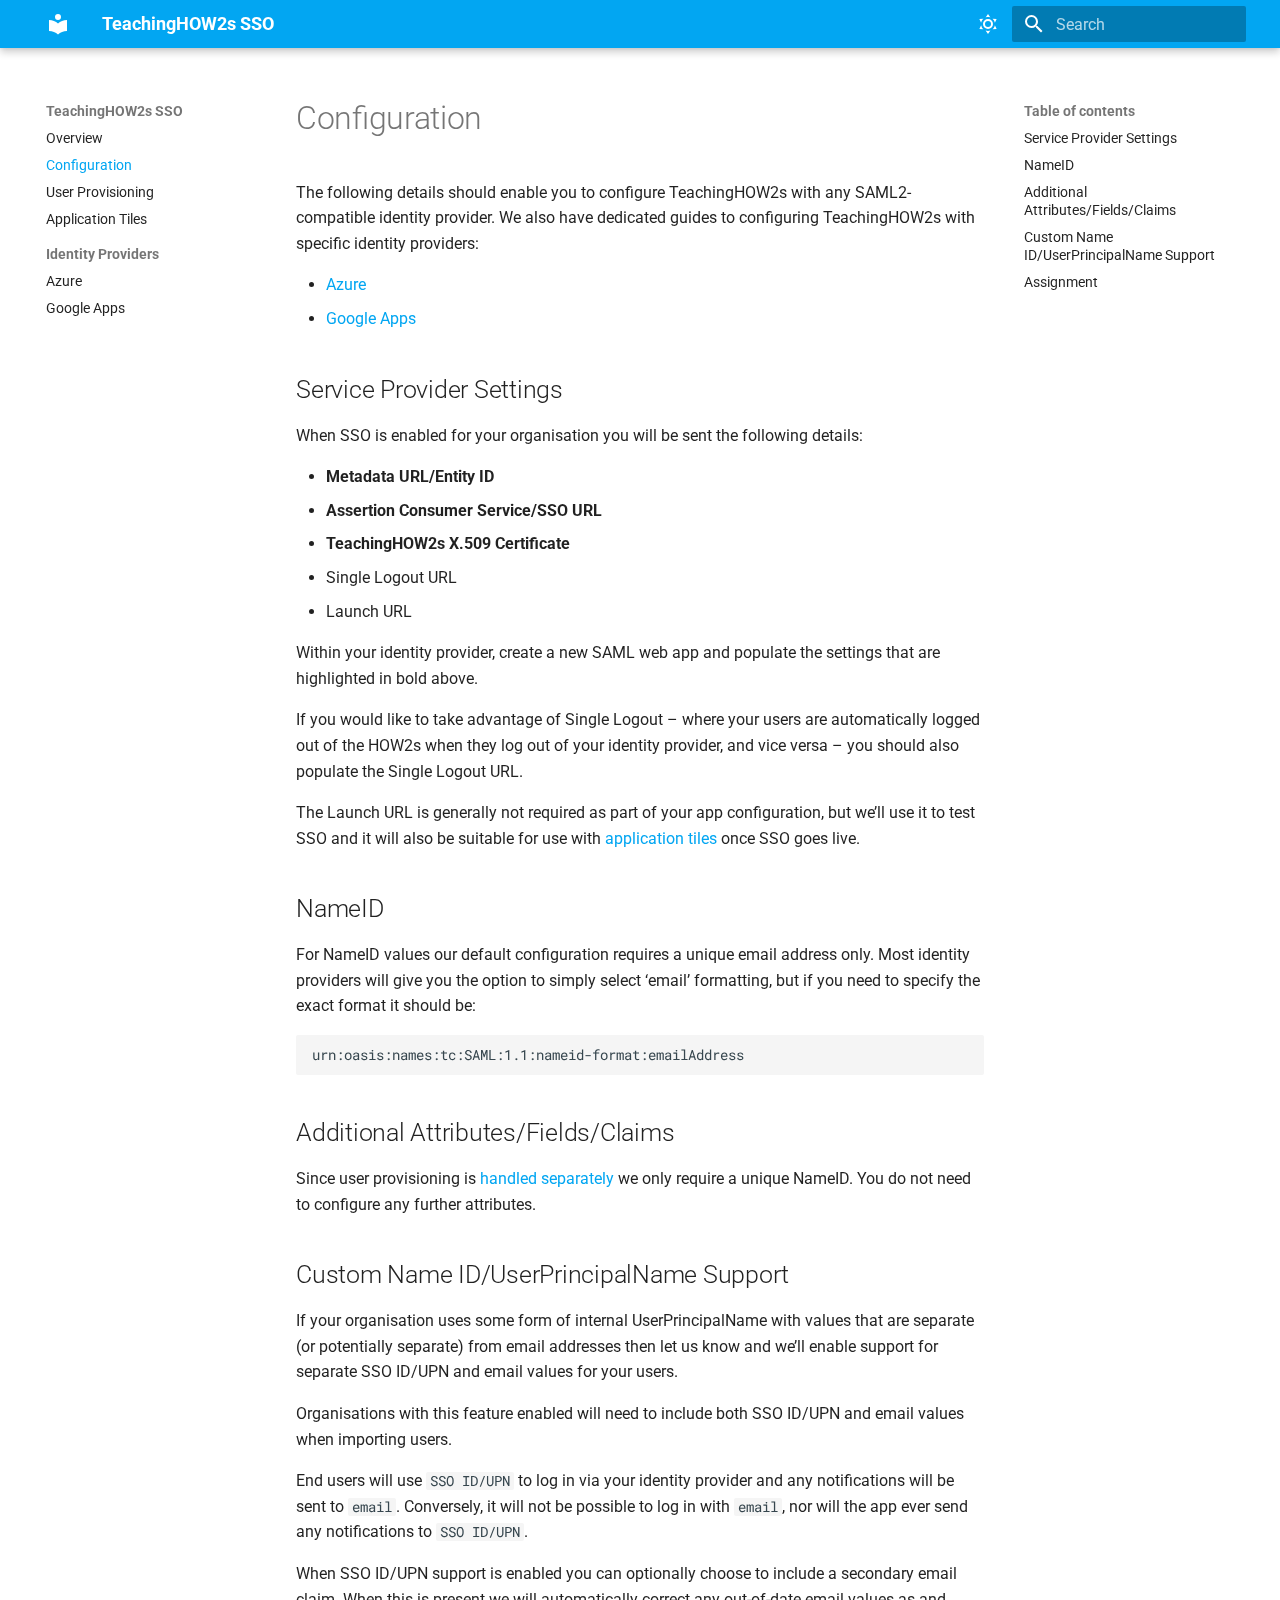
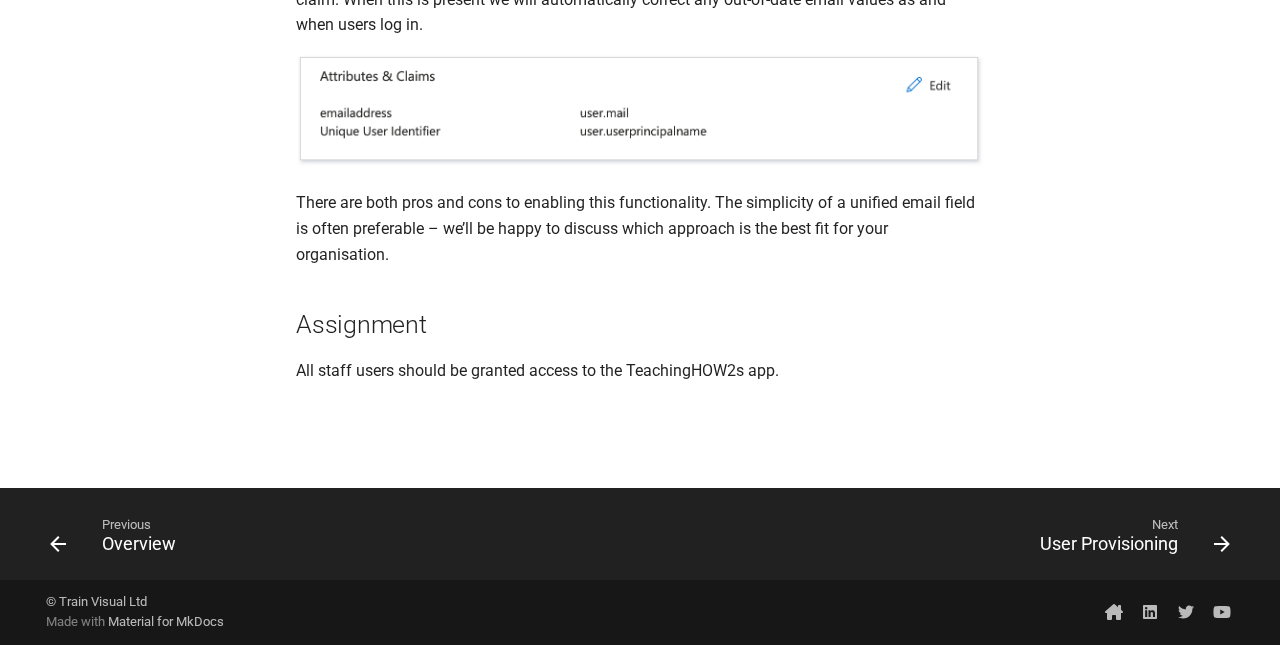
<file: configuration/index.html>
<!doctype html>
<html lang="en" class="no-js">
  <head>
    
      <meta charset="utf-8">
      <meta name="viewport" content="width=device-width,initial-scale=1">
      
      
      
        <link rel="canonical" href="https://teachinghow2s.github.io/sso/configuration/">
      
      
        <link rel="prev" href="..">
      
      
        <link rel="next" href="../provisioning/">
      
      <link rel="icon" href="../images/favicon.png">
      <meta name="generator" content="mkdocs-1.4.3, mkdocs-material-9.1.19">
    
    
      
        <title>Configuration - TeachingHOW2s SSO</title>
      
    
    
      <link rel="stylesheet" href="../assets/stylesheets/main.eebd395e.min.css">
      
        
        <link rel="stylesheet" href="../assets/stylesheets/palette.ecc896b0.min.css">
      
      

    
    
    
      
        
        
        <link rel="preconnect" href="https://fonts.gstatic.com" crossorigin>
        <link rel="stylesheet" href="https://fonts.googleapis.com/css?family=Roboto:300,300i,400,400i,700,700i%7CRoboto+Mono:400,400i,700,700i&display=fallback">
        <style>:root{--md-text-font:"Roboto";--md-code-font:"Roboto Mono"}</style>
      
    
    
      <link rel="stylesheet" href="../assets/custom.css">
    
    <script>__md_scope=new URL("..",location),__md_hash=e=>[...e].reduce((e,_)=>(e<<5)-e+_.charCodeAt(0),0),__md_get=(e,_=localStorage,t=__md_scope)=>JSON.parse(_.getItem(t.pathname+"."+e)),__md_set=(e,_,t=localStorage,a=__md_scope)=>{try{t.setItem(a.pathname+"."+e,JSON.stringify(_))}catch(e){}}</script>
    
      

    
    
    
  </head>
  
  
    
    
      
    
    
    
    
    <body dir="ltr" data-md-color-scheme="default" data-md-color-primary="light-blue" data-md-color-accent="blue">
  
    
    
      <script>var palette=__md_get("__palette");if(palette&&"object"==typeof palette.color)for(var key of Object.keys(palette.color))document.body.setAttribute("data-md-color-"+key,palette.color[key])</script>
    
    <input class="md-toggle" data-md-toggle="drawer" type="checkbox" id="__drawer" autocomplete="off">
    <input class="md-toggle" data-md-toggle="search" type="checkbox" id="__search" autocomplete="off">
    <label class="md-overlay" for="__drawer"></label>
    <div data-md-component="skip">
      
        
        <a href="#configuration" class="md-skip">
          Skip to content
        </a>
      
    </div>
    <div data-md-component="announce">
      
    </div>
    
    
      

  

<header class="md-header md-header--shadow" data-md-component="header">
  <nav class="md-header__inner md-grid" aria-label="Header">
    <a href=".." title="TeachingHOW2s SSO" class="md-header__button md-logo" aria-label="TeachingHOW2s SSO" data-md-component="logo">
      
  
  <svg xmlns="http://www.w3.org/2000/svg" viewBox="0 0 24 24"><path d="M12 8a3 3 0 0 0 3-3 3 3 0 0 0-3-3 3 3 0 0 0-3 3 3 3 0 0 0 3 3m0 3.54C9.64 9.35 6.5 8 3 8v11c3.5 0 6.64 1.35 9 3.54 2.36-2.19 5.5-3.54 9-3.54V8c-3.5 0-6.64 1.35-9 3.54Z"/></svg>

    </a>
    <label class="md-header__button md-icon" for="__drawer">
      <svg xmlns="http://www.w3.org/2000/svg" viewBox="0 0 24 24"><path d="M3 6h18v2H3V6m0 5h18v2H3v-2m0 5h18v2H3v-2Z"/></svg>
    </label>
    <div class="md-header__title" data-md-component="header-title">
      <div class="md-header__ellipsis">
        <div class="md-header__topic">
          <span class="md-ellipsis">
            TeachingHOW2s SSO
          </span>
        </div>
        <div class="md-header__topic" data-md-component="header-topic">
          <span class="md-ellipsis">
            
              Configuration
            
          </span>
        </div>
      </div>
    </div>
    
      
        <form class="md-header__option" data-md-component="palette">
          
            
            
            
            <input class="md-option" data-md-color-media="(prefers-color-scheme: light)" data-md-color-scheme="default" data-md-color-primary="light-blue" data-md-color-accent="blue"  aria-label="Switch to dark mode"  type="radio" name="__palette" id="__palette_1">
            
              <label class="md-header__button md-icon" title="Switch to dark mode" for="__palette_2" hidden>
                <svg xmlns="http://www.w3.org/2000/svg" viewBox="0 0 24 24"><path d="M12 7a5 5 0 0 1 5 5 5 5 0 0 1-5 5 5 5 0 0 1-5-5 5 5 0 0 1 5-5m0 2a3 3 0 0 0-3 3 3 3 0 0 0 3 3 3 3 0 0 0 3-3 3 3 0 0 0-3-3m0-7 2.39 3.42C13.65 5.15 12.84 5 12 5c-.84 0-1.65.15-2.39.42L12 2M3.34 7l4.16-.35A7.2 7.2 0 0 0 5.94 8.5c-.44.74-.69 1.5-.83 2.29L3.34 7m.02 10 1.76-3.77a7.131 7.131 0 0 0 2.38 4.14L3.36 17M20.65 7l-1.77 3.79a7.023 7.023 0 0 0-2.38-4.15l4.15.36m-.01 10-4.14.36c.59-.51 1.12-1.14 1.54-1.86.42-.73.69-1.5.83-2.29L20.64 17M12 22l-2.41-3.44c.74.27 1.55.44 2.41.44.82 0 1.63-.17 2.37-.44L12 22Z"/></svg>
              </label>
            
          
            
            
            
            <input class="md-option" data-md-color-media="(prefers-color-scheme: dark)" data-md-color-scheme="slate" data-md-color-primary="pink" data-md-color-accent="cyan"  aria-label="Switch to light mode"  type="radio" name="__palette" id="__palette_2">
            
              <label class="md-header__button md-icon" title="Switch to light mode" for="__palette_1" hidden>
                <svg xmlns="http://www.w3.org/2000/svg" viewBox="0 0 24 24"><path d="m17.75 4.09-2.53 1.94.91 3.06-2.63-1.81-2.63 1.81.91-3.06-2.53-1.94L12.44 4l1.06-3 1.06 3 3.19.09m3.5 6.91-1.64 1.25.59 1.98-1.7-1.17-1.7 1.17.59-1.98L15.75 11l2.06-.05L18.5 9l.69 1.95 2.06.05m-2.28 4.95c.83-.08 1.72 1.1 1.19 1.85-.32.45-.66.87-1.08 1.27C15.17 23 8.84 23 4.94 19.07c-3.91-3.9-3.91-10.24 0-14.14.4-.4.82-.76 1.27-1.08.75-.53 1.93.36 1.85 1.19-.27 2.86.69 5.83 2.89 8.02a9.96 9.96 0 0 0 8.02 2.89m-1.64 2.02a12.08 12.08 0 0 1-7.8-3.47c-2.17-2.19-3.33-5-3.49-7.82-2.81 3.14-2.7 7.96.31 10.98 3.02 3.01 7.84 3.12 10.98.31Z"/></svg>
              </label>
            
          
        </form>
      
    
    
    
      <label class="md-header__button md-icon" for="__search">
        <svg xmlns="http://www.w3.org/2000/svg" viewBox="0 0 24 24"><path d="M9.5 3A6.5 6.5 0 0 1 16 9.5c0 1.61-.59 3.09-1.56 4.23l.27.27h.79l5 5-1.5 1.5-5-5v-.79l-.27-.27A6.516 6.516 0 0 1 9.5 16 6.5 6.5 0 0 1 3 9.5 6.5 6.5 0 0 1 9.5 3m0 2C7 5 5 7 5 9.5S7 14 9.5 14 14 12 14 9.5 12 5 9.5 5Z"/></svg>
      </label>
      <div class="md-search" data-md-component="search" role="dialog">
  <label class="md-search__overlay" for="__search"></label>
  <div class="md-search__inner" role="search">
    <form class="md-search__form" name="search">
      <input type="text" class="md-search__input" name="query" aria-label="Search" placeholder="Search" autocapitalize="off" autocorrect="off" autocomplete="off" spellcheck="false" data-md-component="search-query" required>
      <label class="md-search__icon md-icon" for="__search">
        <svg xmlns="http://www.w3.org/2000/svg" viewBox="0 0 24 24"><path d="M9.5 3A6.5 6.5 0 0 1 16 9.5c0 1.61-.59 3.09-1.56 4.23l.27.27h.79l5 5-1.5 1.5-5-5v-.79l-.27-.27A6.516 6.516 0 0 1 9.5 16 6.5 6.5 0 0 1 3 9.5 6.5 6.5 0 0 1 9.5 3m0 2C7 5 5 7 5 9.5S7 14 9.5 14 14 12 14 9.5 12 5 9.5 5Z"/></svg>
        <svg xmlns="http://www.w3.org/2000/svg" viewBox="0 0 24 24"><path d="M20 11v2H8l5.5 5.5-1.42 1.42L4.16 12l7.92-7.92L13.5 5.5 8 11h12Z"/></svg>
      </label>
      <nav class="md-search__options" aria-label="Search">
        
        <button type="reset" class="md-search__icon md-icon" title="Clear" aria-label="Clear" tabindex="-1">
          <svg xmlns="http://www.w3.org/2000/svg" viewBox="0 0 24 24"><path d="M19 6.41 17.59 5 12 10.59 6.41 5 5 6.41 10.59 12 5 17.59 6.41 19 12 13.41 17.59 19 19 17.59 13.41 12 19 6.41Z"/></svg>
        </button>
      </nav>
      
    </form>
    <div class="md-search__output">
      <div class="md-search__scrollwrap" data-md-scrollfix>
        <div class="md-search-result" data-md-component="search-result">
          <div class="md-search-result__meta">
            Initializing search
          </div>
          <ol class="md-search-result__list" role="presentation"></ol>
        </div>
      </div>
    </div>
  </div>
</div>
    
    
  </nav>
  
</header>
    
    <div class="md-container" data-md-component="container">
      
      
        
          
        
      
      <main class="md-main" data-md-component="main">
        <div class="md-main__inner md-grid">
          
            
              
              <div class="md-sidebar md-sidebar--primary" data-md-component="sidebar" data-md-type="navigation" >
                <div class="md-sidebar__scrollwrap">
                  <div class="md-sidebar__inner">
                    


<nav class="md-nav md-nav--primary" aria-label="Navigation" data-md-level="0">
  <label class="md-nav__title" for="__drawer">
    <a href=".." title="TeachingHOW2s SSO" class="md-nav__button md-logo" aria-label="TeachingHOW2s SSO" data-md-component="logo">
      
  
  <svg xmlns="http://www.w3.org/2000/svg" viewBox="0 0 24 24"><path d="M12 8a3 3 0 0 0 3-3 3 3 0 0 0-3-3 3 3 0 0 0-3 3 3 3 0 0 0 3 3m0 3.54C9.64 9.35 6.5 8 3 8v11c3.5 0 6.64 1.35 9 3.54 2.36-2.19 5.5-3.54 9-3.54V8c-3.5 0-6.64 1.35-9 3.54Z"/></svg>

    </a>
    TeachingHOW2s SSO
  </label>
  
  <ul class="md-nav__list" data-md-scrollfix>
    
      
      
      

  
  
  
    <li class="md-nav__item">
      <a href=".." class="md-nav__link">
        Overview
      </a>
    </li>
  

    
      
      
      

  
  
    
  
  
    <li class="md-nav__item md-nav__item--active">
      
      <input class="md-nav__toggle md-toggle" type="checkbox" id="__toc">
      
      
        
      
      
        <label class="md-nav__link md-nav__link--active" for="__toc">
          Configuration
          <span class="md-nav__icon md-icon"></span>
        </label>
      
      <a href="./" class="md-nav__link md-nav__link--active">
        Configuration
      </a>
      
        

<nav class="md-nav md-nav--secondary" aria-label="Table of contents">
  
  
  
    
  
  
    <label class="md-nav__title" for="__toc">
      <span class="md-nav__icon md-icon"></span>
      Table of contents
    </label>
    <ul class="md-nav__list" data-md-component="toc" data-md-scrollfix>
      
        <li class="md-nav__item">
  <a href="#service-provider-settings" class="md-nav__link">
    Service Provider Settings
  </a>
  
</li>
      
        <li class="md-nav__item">
  <a href="#nameid" class="md-nav__link">
    NameID
  </a>
  
</li>
      
        <li class="md-nav__item">
  <a href="#additional-attributesfieldsclaims" class="md-nav__link">
    Additional Attributes/Fields/Claims
  </a>
  
</li>
      
        <li class="md-nav__item">
  <a href="#custom-name-iduserprincipalname-support" class="md-nav__link">
    Custom Name ID/UserPrincipalName Support
  </a>
  
</li>
      
        <li class="md-nav__item">
  <a href="#assignment" class="md-nav__link">
    Assignment
  </a>
  
</li>
      
    </ul>
  
</nav>
      
    </li>
  

    
      
      
      

  
  
  
    <li class="md-nav__item">
      <a href="../provisioning/" class="md-nav__link">
        User Provisioning
      </a>
    </li>
  

    
      
      
      

  
  
  
    <li class="md-nav__item">
      <a href="../application-tiles/" class="md-nav__link">
        Application Tiles
      </a>
    </li>
  

    
      
      
      

  
  
  
    
      
    
    <li class="md-nav__item md-nav__item--section md-nav__item--nested">
      
      
      
      
        
      
      <input class="md-nav__toggle md-toggle md-toggle--indeterminate" type="checkbox" id="__nav_5" >
      
      
      
        <label class="md-nav__link" for="__nav_5" id="__nav_5_label" tabindex="0">
          Identity Providers
          <span class="md-nav__icon md-icon"></span>
        </label>
      
      <nav class="md-nav" data-md-level="1" aria-labelledby="__nav_5_label" aria-expanded="false">
        <label class="md-nav__title" for="__nav_5">
          <span class="md-nav__icon md-icon"></span>
          Identity Providers
        </label>
        <ul class="md-nav__list" data-md-scrollfix>
          
            
              
  
  
  
    <li class="md-nav__item">
      <a href="../providers/azure/" class="md-nav__link">
        Azure
      </a>
    </li>
  

            
          
            
              
  
  
  
    <li class="md-nav__item">
      <a href="../providers/google/" class="md-nav__link">
        Google Apps
      </a>
    </li>
  

            
          
        </ul>
      </nav>
    </li>
  

    
  </ul>
</nav>
                  </div>
                </div>
              </div>
            
            
              
              <div class="md-sidebar md-sidebar--secondary" data-md-component="sidebar" data-md-type="toc" >
                <div class="md-sidebar__scrollwrap">
                  <div class="md-sidebar__inner">
                    

<nav class="md-nav md-nav--secondary" aria-label="Table of contents">
  
  
  
    
  
  
    <label class="md-nav__title" for="__toc">
      <span class="md-nav__icon md-icon"></span>
      Table of contents
    </label>
    <ul class="md-nav__list" data-md-component="toc" data-md-scrollfix>
      
        <li class="md-nav__item">
  <a href="#service-provider-settings" class="md-nav__link">
    Service Provider Settings
  </a>
  
</li>
      
        <li class="md-nav__item">
  <a href="#nameid" class="md-nav__link">
    NameID
  </a>
  
</li>
      
        <li class="md-nav__item">
  <a href="#additional-attributesfieldsclaims" class="md-nav__link">
    Additional Attributes/Fields/Claims
  </a>
  
</li>
      
        <li class="md-nav__item">
  <a href="#custom-name-iduserprincipalname-support" class="md-nav__link">
    Custom Name ID/UserPrincipalName Support
  </a>
  
</li>
      
        <li class="md-nav__item">
  <a href="#assignment" class="md-nav__link">
    Assignment
  </a>
  
</li>
      
    </ul>
  
</nav>
                  </div>
                </div>
              </div>
            
          
          
            <div class="md-content" data-md-component="content">
              <article class="md-content__inner md-typeset">
                
                  


<h1 id="configuration">Configuration</h1>
<p>The following details should enable you to configure TeachingHOW2s with any SAML2-compatible identity provider. We also have dedicated guides to configuring TeachingHOW2s with specific identity providers:</p>
<ul>
<li><a href="../providers/azure">Azure</a></li>
<li><a href="../providers/google">Google Apps</a></li>
</ul>
<h2 id="service-provider-settings">Service Provider Settings</h2>
<p>When SSO is enabled for your organisation you will be sent the following details:</p>
<ul>
<li><strong>Metadata URL/Entity ID</strong></li>
<li><strong>Assertion Consumer Service/SSO URL</strong></li>
<li><strong>TeachingHOW2s X.509 Certificate</strong></li>
<li>Single Logout URL</li>
<li>Launch URL</li>
</ul>
<p>Within your identity provider, create a new SAML web app and populate the settings that are highlighted in bold above.</p>
<p>If you would like to take advantage of Single Logout &ndash; where your users are automatically logged out of the HOW2s when they log out of your identity provider, and vice versa &ndash; you should also populate the Single Logout URL.</p>
<p>The Launch URL is generally not required as part of your app configuration, but we&rsquo;ll use it to test SSO and it will also be suitable for use with <a href="../application-tiles">application tiles</a> once SSO goes live.</p>
<h2 id="nameid">NameID</h2>
<p>For NameID values our default configuration requires a unique email address only. Most identity providers will give you the option to simply select &lsquo;email&rsquo; formatting, but if you need to specify the exact format it should be:</p>
<pre><code>urn:oasis:names:tc:SAML:1.1:nameid-format:emailAddress
</code></pre>
<h2 id="additional-attributesfieldsclaims">Additional Attributes/Fields/Claims</h2>
<p>Since user provisioning is <a href="../provisioning">handled separately</a> we only require a unique NameID. You do not need to configure any further attributes.</p>
<h2 id="custom-name-iduserprincipalname-support">Custom Name ID/UserPrincipalName Support</h2>
<p>If your organisation uses some form of internal UserPrincipalName with values that are separate (or potentially separate) from email addresses then let us know and we&rsquo;ll enable support for separate SSO ID/UPN and email values for your users. </p>
<p>Organisations with this feature enabled will need to include both SSO ID/UPN and email values when importing users.</p>
<p>End users will use <code>SSO ID/UPN</code> to log in via your identity provider and any notifications will be sent to <code>email</code>. Conversely, it will not be possible to log in with <code>email</code>, nor will the app ever send any notifications to <code>SSO ID/UPN</code>.</p>
<p>When SSO ID/UPN support is enabled you can optionally choose to include a secondary email claim. When this is present we will automatically correct any out-of-date email values as and when users log in.</p>
<p><img alt="Azure configuration screenshot" src="../images/azure-upn-config.png" /></p>
<p>There are both pros and cons to enabling this functionality. The simplicity of a unified email field is often preferable – we&rsquo;ll be happy to discuss which approach is the best fit for your organisation.</p>
<h2 id="assignment">Assignment</h2>
<p>All staff users should be granted access to the TeachingHOW2s app.</p>





                
              </article>
            </div>
          
          
        </div>
        
      </main>
      
        <footer class="md-footer">
  
    
      
      <nav class="md-footer__inner md-grid" aria-label="Footer" >
        
          
          <a href=".." class="md-footer__link md-footer__link--prev" aria-label="Previous: Overview" rel="prev">
            <div class="md-footer__button md-icon">
              <svg xmlns="http://www.w3.org/2000/svg" viewBox="0 0 24 24"><path d="M20 11v2H8l5.5 5.5-1.42 1.42L4.16 12l7.92-7.92L13.5 5.5 8 11h12Z"/></svg>
            </div>
            <div class="md-footer__title">
              <span class="md-footer__direction">
                Previous
              </span>
              <div class="md-ellipsis">
                Overview
              </div>
            </div>
          </a>
        
        
          
          <a href="../provisioning/" class="md-footer__link md-footer__link--next" aria-label="Next: User Provisioning" rel="next">
            <div class="md-footer__title">
              <span class="md-footer__direction">
                Next
              </span>
              <div class="md-ellipsis">
                User Provisioning
              </div>
            </div>
            <div class="md-footer__button md-icon">
              <svg xmlns="http://www.w3.org/2000/svg" viewBox="0 0 24 24"><path d="M4 11v2h12l-5.5 5.5 1.42 1.42L19.84 12l-7.92-7.92L10.5 5.5 16 11H4Z"/></svg>
            </div>
          </a>
        
      </nav>
    
  
  <div class="md-footer-meta md-typeset">
    <div class="md-footer-meta__inner md-grid">
      <div class="md-copyright">
  
    <div class="md-copyright__highlight">
      &copy; Train Visual Ltd
    </div>
  
  
    Made with
    <a href="https://squidfunk.github.io/mkdocs-material/" target="_blank" rel="noopener">
      Material for MkDocs
    </a>
  
</div>
      
        <div class="md-social">
  
    
    
    
    
      
      
    
    <a href="https://teachinghow2s.com" target="_blank" rel="noopener" title="teachinghow2s.com" class="md-social__link">
      <svg xmlns="http://www.w3.org/2000/svg" viewBox="0 0 576 512"><!--! Font Awesome Free 6.4.0 by @fontawesome - https://fontawesome.com License - https://fontawesome.com/license/free (Icons: CC BY 4.0, Fonts: SIL OFL 1.1, Code: MIT License) Copyright 2023 Fonticons, Inc.--><path d="M543.8 287.6c17 0 32-14 32-32.1 1-9-3-17-11-24L512 185V64c0-17.7-14.3-32-32-32h-32c-17.7 0-32 14.3-32 32v36.7L309.5 7c-6-5-14-7-21-7s-15 1-22 8L10 231.5c-7 7-10 15-10 24 0 18 14 32.1 32 32.1h32v69.7c-.1.9-.1 1.8-.1 2.8V472c0 22.1 17.9 40 40 40h16c1.2 0 2.4-.1 3.6-.2 1.5.1 3 .2 4.5.2h56c22.1 0 40-17.9 40-40v-88c0-17.7 14.3-32 32-32h64c17.7 0 32 14.3 32 32v88c0 22.1 17.9 40 40 40h56.5c1.4 0 2.8 0 4.2-.1 1.1.1 2.2.1 3.3.1h16c22.1 0 40-17.9 40-40v-16.2c.3-2.6.5-5.3.5-8.1l-.7-160.2h32z"/></svg>
    </a>
  
    
    
    
    
      
      
    
    <a href="https://www.linkedin.com/company/train-visual" target="_blank" rel="noopener" title="www.linkedin.com" class="md-social__link">
      <svg xmlns="http://www.w3.org/2000/svg" viewBox="0 0 448 512"><!--! Font Awesome Free 6.4.0 by @fontawesome - https://fontawesome.com License - https://fontawesome.com/license/free (Icons: CC BY 4.0, Fonts: SIL OFL 1.1, Code: MIT License) Copyright 2023 Fonticons, Inc.--><path d="M416 32H31.9C14.3 32 0 46.5 0 64.3v383.4C0 465.5 14.3 480 31.9 480H416c17.6 0 32-14.5 32-32.3V64.3c0-17.8-14.4-32.3-32-32.3zM135.4 416H69V202.2h66.5V416zm-33.2-243c-21.3 0-38.5-17.3-38.5-38.5S80.9 96 102.2 96c21.2 0 38.5 17.3 38.5 38.5 0 21.3-17.2 38.5-38.5 38.5zm282.1 243h-66.4V312c0-24.8-.5-56.7-34.5-56.7-34.6 0-39.9 27-39.9 54.9V416h-66.4V202.2h63.7v29.2h.9c8.9-16.8 30.6-34.5 62.9-34.5 67.2 0 79.7 44.3 79.7 101.9V416z"/></svg>
    </a>
  
    
    
    
    
      
      
    
    <a href="https://twitter.com/teachinghow2s" target="_blank" rel="noopener" title="twitter.com" class="md-social__link">
      <svg xmlns="http://www.w3.org/2000/svg" viewBox="0 0 512 512"><!--! Font Awesome Free 6.4.0 by @fontawesome - https://fontawesome.com License - https://fontawesome.com/license/free (Icons: CC BY 4.0, Fonts: SIL OFL 1.1, Code: MIT License) Copyright 2023 Fonticons, Inc.--><path d="M459.37 151.716c.325 4.548.325 9.097.325 13.645 0 138.72-105.583 298.558-298.558 298.558-59.452 0-114.68-17.219-161.137-47.106 8.447.974 16.568 1.299 25.34 1.299 49.055 0 94.213-16.568 130.274-44.832-46.132-.975-84.792-31.188-98.112-72.772 6.498.974 12.995 1.624 19.818 1.624 9.421 0 18.843-1.3 27.614-3.573-48.081-9.747-84.143-51.98-84.143-102.985v-1.299c13.969 7.797 30.214 12.67 47.431 13.319-28.264-18.843-46.781-51.005-46.781-87.391 0-19.492 5.197-37.36 14.294-52.954 51.655 63.675 129.3 105.258 216.365 109.807-1.624-7.797-2.599-15.918-2.599-24.04 0-57.828 46.782-104.934 104.934-104.934 30.213 0 57.502 12.67 76.67 33.137 23.715-4.548 46.456-13.32 66.599-25.34-7.798 24.366-24.366 44.833-46.132 57.827 21.117-2.273 41.584-8.122 60.426-16.243-14.292 20.791-32.161 39.308-52.628 54.253z"/></svg>
    </a>
  
    
    
    
    
      
      
    
    <a href="https://www.youtube.com/channel/UCYCt-D1t-YX_bAEPeAUxaBg/videos" target="_blank" rel="noopener" title="www.youtube.com" class="md-social__link">
      <svg xmlns="http://www.w3.org/2000/svg" viewBox="0 0 576 512"><!--! Font Awesome Free 6.4.0 by @fontawesome - https://fontawesome.com License - https://fontawesome.com/license/free (Icons: CC BY 4.0, Fonts: SIL OFL 1.1, Code: MIT License) Copyright 2023 Fonticons, Inc.--><path d="M549.655 124.083c-6.281-23.65-24.787-42.276-48.284-48.597C458.781 64 288 64 288 64S117.22 64 74.629 75.486c-23.497 6.322-42.003 24.947-48.284 48.597-11.412 42.867-11.412 132.305-11.412 132.305s0 89.438 11.412 132.305c6.281 23.65 24.787 41.5 48.284 47.821C117.22 448 288 448 288 448s170.78 0 213.371-11.486c23.497-6.321 42.003-24.171 48.284-47.821 11.412-42.867 11.412-132.305 11.412-132.305s0-89.438-11.412-132.305zm-317.51 213.508V175.185l142.739 81.205-142.739 81.201z"/></svg>
    </a>
  
</div>
      
    </div>
  </div>
</footer>
      
    </div>
    <div class="md-dialog" data-md-component="dialog">
      <div class="md-dialog__inner md-typeset"></div>
    </div>
    
    <script id="__config" type="application/json">{"base": "..", "features": ["navigation.expand", "navigation.sections", "navigation.footer"], "search": "../assets/javascripts/workers/search.74e28a9f.min.js", "translations": {"clipboard.copied": "Copied to clipboard", "clipboard.copy": "Copy to clipboard", "search.result.more.one": "1 more on this page", "search.result.more.other": "# more on this page", "search.result.none": "No matching documents", "search.result.one": "1 matching document", "search.result.other": "# matching documents", "search.result.placeholder": "Type to start searching", "search.result.term.missing": "Missing", "select.version": "Select version"}}</script>
    
    
      <script src="../assets/javascripts/bundle.220ee61c.min.js"></script>
      
    
  </body>
</html>
</file>
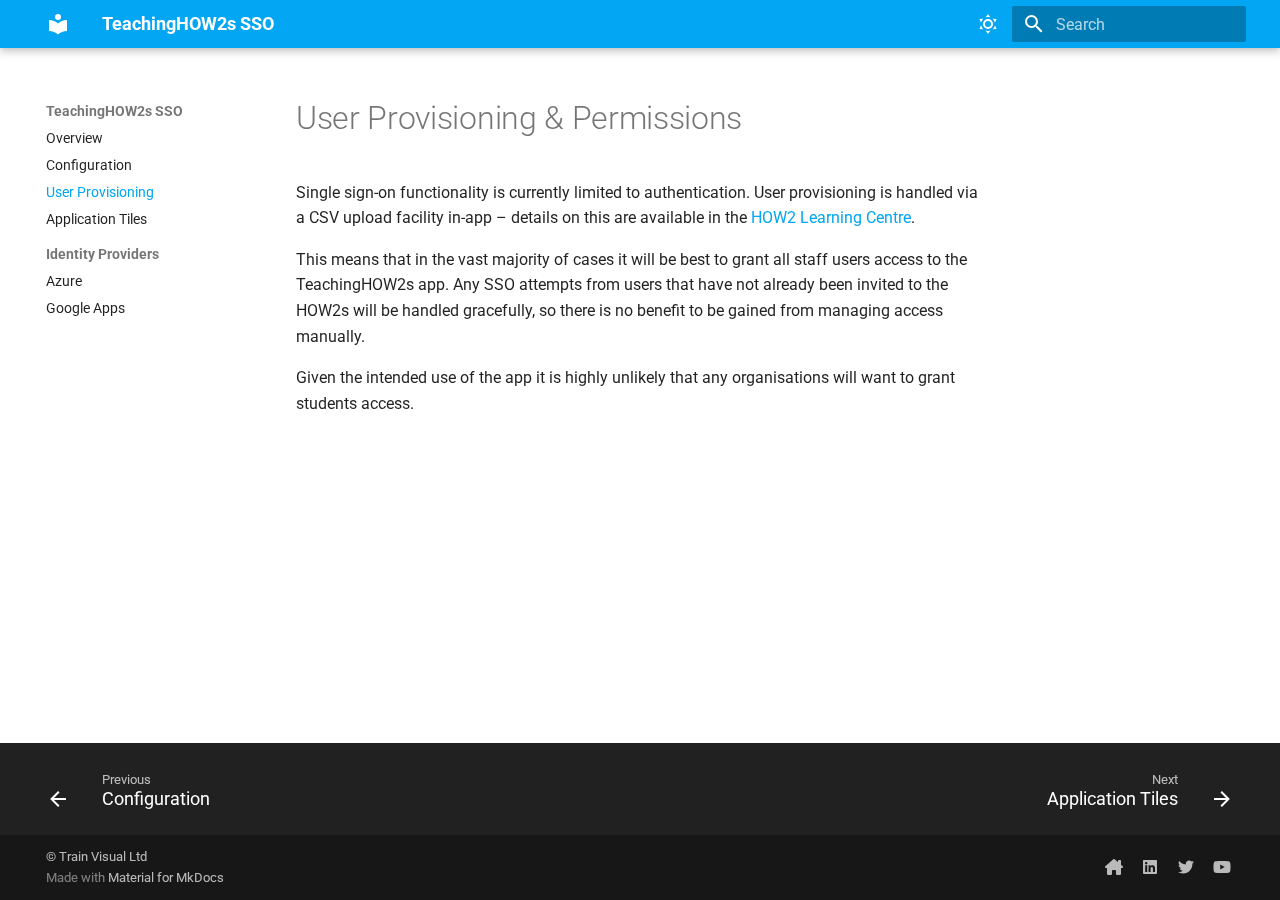
<file: provisioning/index.html>
<!doctype html>
<html lang="en" class="no-js">
  <head>
    
      <meta charset="utf-8">
      <meta name="viewport" content="width=device-width,initial-scale=1">
      
      
      
        <link rel="canonical" href="https://teachinghow2s.github.io/sso/provisioning/">
      
      
        <link rel="prev" href="../configuration/">
      
      
        <link rel="next" href="../application-tiles/">
      
      <link rel="icon" href="../images/favicon.png">
      <meta name="generator" content="mkdocs-1.4.3, mkdocs-material-9.1.19">
    
    
      
        <title>User Provisioning - TeachingHOW2s SSO</title>
      
    
    
      <link rel="stylesheet" href="../assets/stylesheets/main.eebd395e.min.css">
      
        
        <link rel="stylesheet" href="../assets/stylesheets/palette.ecc896b0.min.css">
      
      

    
    
    
      
        
        
        <link rel="preconnect" href="https://fonts.gstatic.com" crossorigin>
        <link rel="stylesheet" href="https://fonts.googleapis.com/css?family=Roboto:300,300i,400,400i,700,700i%7CRoboto+Mono:400,400i,700,700i&display=fallback">
        <style>:root{--md-text-font:"Roboto";--md-code-font:"Roboto Mono"}</style>
      
    
    
      <link rel="stylesheet" href="../assets/custom.css">
    
    <script>__md_scope=new URL("..",location),__md_hash=e=>[...e].reduce((e,_)=>(e<<5)-e+_.charCodeAt(0),0),__md_get=(e,_=localStorage,t=__md_scope)=>JSON.parse(_.getItem(t.pathname+"."+e)),__md_set=(e,_,t=localStorage,a=__md_scope)=>{try{t.setItem(a.pathname+"."+e,JSON.stringify(_))}catch(e){}}</script>
    
      

    
    
    
  </head>
  
  
    
    
      
    
    
    
    
    <body dir="ltr" data-md-color-scheme="default" data-md-color-primary="light-blue" data-md-color-accent="blue">
  
    
    
      <script>var palette=__md_get("__palette");if(palette&&"object"==typeof palette.color)for(var key of Object.keys(palette.color))document.body.setAttribute("data-md-color-"+key,palette.color[key])</script>
    
    <input class="md-toggle" data-md-toggle="drawer" type="checkbox" id="__drawer" autocomplete="off">
    <input class="md-toggle" data-md-toggle="search" type="checkbox" id="__search" autocomplete="off">
    <label class="md-overlay" for="__drawer"></label>
    <div data-md-component="skip">
      
        
        <a href="#user-provisioning-permissions" class="md-skip">
          Skip to content
        </a>
      
    </div>
    <div data-md-component="announce">
      
    </div>
    
    
      

  

<header class="md-header md-header--shadow" data-md-component="header">
  <nav class="md-header__inner md-grid" aria-label="Header">
    <a href=".." title="TeachingHOW2s SSO" class="md-header__button md-logo" aria-label="TeachingHOW2s SSO" data-md-component="logo">
      
  
  <svg xmlns="http://www.w3.org/2000/svg" viewBox="0 0 24 24"><path d="M12 8a3 3 0 0 0 3-3 3 3 0 0 0-3-3 3 3 0 0 0-3 3 3 3 0 0 0 3 3m0 3.54C9.64 9.35 6.5 8 3 8v11c3.5 0 6.64 1.35 9 3.54 2.36-2.19 5.5-3.54 9-3.54V8c-3.5 0-6.64 1.35-9 3.54Z"/></svg>

    </a>
    <label class="md-header__button md-icon" for="__drawer">
      <svg xmlns="http://www.w3.org/2000/svg" viewBox="0 0 24 24"><path d="M3 6h18v2H3V6m0 5h18v2H3v-2m0 5h18v2H3v-2Z"/></svg>
    </label>
    <div class="md-header__title" data-md-component="header-title">
      <div class="md-header__ellipsis">
        <div class="md-header__topic">
          <span class="md-ellipsis">
            TeachingHOW2s SSO
          </span>
        </div>
        <div class="md-header__topic" data-md-component="header-topic">
          <span class="md-ellipsis">
            
              User Provisioning
            
          </span>
        </div>
      </div>
    </div>
    
      
        <form class="md-header__option" data-md-component="palette">
          
            
            
            
            <input class="md-option" data-md-color-media="(prefers-color-scheme: light)" data-md-color-scheme="default" data-md-color-primary="light-blue" data-md-color-accent="blue"  aria-label="Switch to dark mode"  type="radio" name="__palette" id="__palette_1">
            
              <label class="md-header__button md-icon" title="Switch to dark mode" for="__palette_2" hidden>
                <svg xmlns="http://www.w3.org/2000/svg" viewBox="0 0 24 24"><path d="M12 7a5 5 0 0 1 5 5 5 5 0 0 1-5 5 5 5 0 0 1-5-5 5 5 0 0 1 5-5m0 2a3 3 0 0 0-3 3 3 3 0 0 0 3 3 3 3 0 0 0 3-3 3 3 0 0 0-3-3m0-7 2.39 3.42C13.65 5.15 12.84 5 12 5c-.84 0-1.65.15-2.39.42L12 2M3.34 7l4.16-.35A7.2 7.2 0 0 0 5.94 8.5c-.44.74-.69 1.5-.83 2.29L3.34 7m.02 10 1.76-3.77a7.131 7.131 0 0 0 2.38 4.14L3.36 17M20.65 7l-1.77 3.79a7.023 7.023 0 0 0-2.38-4.15l4.15.36m-.01 10-4.14.36c.59-.51 1.12-1.14 1.54-1.86.42-.73.69-1.5.83-2.29L20.64 17M12 22l-2.41-3.44c.74.27 1.55.44 2.41.44.82 0 1.63-.17 2.37-.44L12 22Z"/></svg>
              </label>
            
          
            
            
            
            <input class="md-option" data-md-color-media="(prefers-color-scheme: dark)" data-md-color-scheme="slate" data-md-color-primary="pink" data-md-color-accent="cyan"  aria-label="Switch to light mode"  type="radio" name="__palette" id="__palette_2">
            
              <label class="md-header__button md-icon" title="Switch to light mode" for="__palette_1" hidden>
                <svg xmlns="http://www.w3.org/2000/svg" viewBox="0 0 24 24"><path d="m17.75 4.09-2.53 1.94.91 3.06-2.63-1.81-2.63 1.81.91-3.06-2.53-1.94L12.44 4l1.06-3 1.06 3 3.19.09m3.5 6.91-1.64 1.25.59 1.98-1.7-1.17-1.7 1.17.59-1.98L15.75 11l2.06-.05L18.5 9l.69 1.95 2.06.05m-2.28 4.95c.83-.08 1.72 1.1 1.19 1.85-.32.45-.66.87-1.08 1.27C15.17 23 8.84 23 4.94 19.07c-3.91-3.9-3.91-10.24 0-14.14.4-.4.82-.76 1.27-1.08.75-.53 1.93.36 1.85 1.19-.27 2.86.69 5.83 2.89 8.02a9.96 9.96 0 0 0 8.02 2.89m-1.64 2.02a12.08 12.08 0 0 1-7.8-3.47c-2.17-2.19-3.33-5-3.49-7.82-2.81 3.14-2.7 7.96.31 10.98 3.02 3.01 7.84 3.12 10.98.31Z"/></svg>
              </label>
            
          
        </form>
      
    
    
    
      <label class="md-header__button md-icon" for="__search">
        <svg xmlns="http://www.w3.org/2000/svg" viewBox="0 0 24 24"><path d="M9.5 3A6.5 6.5 0 0 1 16 9.5c0 1.61-.59 3.09-1.56 4.23l.27.27h.79l5 5-1.5 1.5-5-5v-.79l-.27-.27A6.516 6.516 0 0 1 9.5 16 6.5 6.5 0 0 1 3 9.5 6.5 6.5 0 0 1 9.5 3m0 2C7 5 5 7 5 9.5S7 14 9.5 14 14 12 14 9.5 12 5 9.5 5Z"/></svg>
      </label>
      <div class="md-search" data-md-component="search" role="dialog">
  <label class="md-search__overlay" for="__search"></label>
  <div class="md-search__inner" role="search">
    <form class="md-search__form" name="search">
      <input type="text" class="md-search__input" name="query" aria-label="Search" placeholder="Search" autocapitalize="off" autocorrect="off" autocomplete="off" spellcheck="false" data-md-component="search-query" required>
      <label class="md-search__icon md-icon" for="__search">
        <svg xmlns="http://www.w3.org/2000/svg" viewBox="0 0 24 24"><path d="M9.5 3A6.5 6.5 0 0 1 16 9.5c0 1.61-.59 3.09-1.56 4.23l.27.27h.79l5 5-1.5 1.5-5-5v-.79l-.27-.27A6.516 6.516 0 0 1 9.5 16 6.5 6.5 0 0 1 3 9.5 6.5 6.5 0 0 1 9.5 3m0 2C7 5 5 7 5 9.5S7 14 9.5 14 14 12 14 9.5 12 5 9.5 5Z"/></svg>
        <svg xmlns="http://www.w3.org/2000/svg" viewBox="0 0 24 24"><path d="M20 11v2H8l5.5 5.5-1.42 1.42L4.16 12l7.92-7.92L13.5 5.5 8 11h12Z"/></svg>
      </label>
      <nav class="md-search__options" aria-label="Search">
        
        <button type="reset" class="md-search__icon md-icon" title="Clear" aria-label="Clear" tabindex="-1">
          <svg xmlns="http://www.w3.org/2000/svg" viewBox="0 0 24 24"><path d="M19 6.41 17.59 5 12 10.59 6.41 5 5 6.41 10.59 12 5 17.59 6.41 19 12 13.41 17.59 19 19 17.59 13.41 12 19 6.41Z"/></svg>
        </button>
      </nav>
      
    </form>
    <div class="md-search__output">
      <div class="md-search__scrollwrap" data-md-scrollfix>
        <div class="md-search-result" data-md-component="search-result">
          <div class="md-search-result__meta">
            Initializing search
          </div>
          <ol class="md-search-result__list" role="presentation"></ol>
        </div>
      </div>
    </div>
  </div>
</div>
    
    
  </nav>
  
</header>
    
    <div class="md-container" data-md-component="container">
      
      
        
          
        
      
      <main class="md-main" data-md-component="main">
        <div class="md-main__inner md-grid">
          
            
              
              <div class="md-sidebar md-sidebar--primary" data-md-component="sidebar" data-md-type="navigation" >
                <div class="md-sidebar__scrollwrap">
                  <div class="md-sidebar__inner">
                    


<nav class="md-nav md-nav--primary" aria-label="Navigation" data-md-level="0">
  <label class="md-nav__title" for="__drawer">
    <a href=".." title="TeachingHOW2s SSO" class="md-nav__button md-logo" aria-label="TeachingHOW2s SSO" data-md-component="logo">
      
  
  <svg xmlns="http://www.w3.org/2000/svg" viewBox="0 0 24 24"><path d="M12 8a3 3 0 0 0 3-3 3 3 0 0 0-3-3 3 3 0 0 0-3 3 3 3 0 0 0 3 3m0 3.54C9.64 9.35 6.5 8 3 8v11c3.5 0 6.64 1.35 9 3.54 2.36-2.19 5.5-3.54 9-3.54V8c-3.5 0-6.64 1.35-9 3.54Z"/></svg>

    </a>
    TeachingHOW2s SSO
  </label>
  
  <ul class="md-nav__list" data-md-scrollfix>
    
      
      
      

  
  
  
    <li class="md-nav__item">
      <a href=".." class="md-nav__link">
        Overview
      </a>
    </li>
  

    
      
      
      

  
  
  
    <li class="md-nav__item">
      <a href="../configuration/" class="md-nav__link">
        Configuration
      </a>
    </li>
  

    
      
      
      

  
  
    
  
  
    <li class="md-nav__item md-nav__item--active">
      
      <input class="md-nav__toggle md-toggle" type="checkbox" id="__toc">
      
      
        
      
      
      <a href="./" class="md-nav__link md-nav__link--active">
        User Provisioning
      </a>
      
    </li>
  

    
      
      
      

  
  
  
    <li class="md-nav__item">
      <a href="../application-tiles/" class="md-nav__link">
        Application Tiles
      </a>
    </li>
  

    
      
      
      

  
  
  
    
      
    
    <li class="md-nav__item md-nav__item--section md-nav__item--nested">
      
      
      
      
        
      
      <input class="md-nav__toggle md-toggle md-toggle--indeterminate" type="checkbox" id="__nav_5" >
      
      
      
        <label class="md-nav__link" for="__nav_5" id="__nav_5_label" tabindex="0">
          Identity Providers
          <span class="md-nav__icon md-icon"></span>
        </label>
      
      <nav class="md-nav" data-md-level="1" aria-labelledby="__nav_5_label" aria-expanded="false">
        <label class="md-nav__title" for="__nav_5">
          <span class="md-nav__icon md-icon"></span>
          Identity Providers
        </label>
        <ul class="md-nav__list" data-md-scrollfix>
          
            
              
  
  
  
    <li class="md-nav__item">
      <a href="../providers/azure/" class="md-nav__link">
        Azure
      </a>
    </li>
  

            
          
            
              
  
  
  
    <li class="md-nav__item">
      <a href="../providers/google/" class="md-nav__link">
        Google Apps
      </a>
    </li>
  

            
          
        </ul>
      </nav>
    </li>
  

    
  </ul>
</nav>
                  </div>
                </div>
              </div>
            
            
              
              <div class="md-sidebar md-sidebar--secondary" data-md-component="sidebar" data-md-type="toc" >
                <div class="md-sidebar__scrollwrap">
                  <div class="md-sidebar__inner">
                    

<nav class="md-nav md-nav--secondary" aria-label="Table of contents">
  
  
  
    
  
  
</nav>
                  </div>
                </div>
              </div>
            
          
          
            <div class="md-content" data-md-component="content">
              <article class="md-content__inner md-typeset">
                
                  


<h1 id="user-provisioning-permissions">User Provisioning &amp; Permissions</h1>
<p>Single sign-on functionality is currently limited to authentication. User provisioning is handled via a CSV upload facility in-app &ndash; details on this are available in the <a href="https://teachinghow2s.com/learn/course/tools/colleagues/bulk-importing-users">HOW2 Learning Centre</a>.</p>
<p>This means that in the vast majority of cases it will be best to grant all staff users access to the TeachingHOW2s app. Any SSO attempts from users that have not already been invited to the HOW2s will be handled gracefully, so there is no benefit to be gained from managing access manually.</p>
<p>Given the intended use of the app it is highly unlikely that any organisations will want to grant students access.</p>





                
              </article>
            </div>
          
          
        </div>
        
      </main>
      
        <footer class="md-footer">
  
    
      
      <nav class="md-footer__inner md-grid" aria-label="Footer" >
        
          
          <a href="../configuration/" class="md-footer__link md-footer__link--prev" aria-label="Previous: Configuration" rel="prev">
            <div class="md-footer__button md-icon">
              <svg xmlns="http://www.w3.org/2000/svg" viewBox="0 0 24 24"><path d="M20 11v2H8l5.5 5.5-1.42 1.42L4.16 12l7.92-7.92L13.5 5.5 8 11h12Z"/></svg>
            </div>
            <div class="md-footer__title">
              <span class="md-footer__direction">
                Previous
              </span>
              <div class="md-ellipsis">
                Configuration
              </div>
            </div>
          </a>
        
        
          
          <a href="../application-tiles/" class="md-footer__link md-footer__link--next" aria-label="Next: Application Tiles" rel="next">
            <div class="md-footer__title">
              <span class="md-footer__direction">
                Next
              </span>
              <div class="md-ellipsis">
                Application Tiles
              </div>
            </div>
            <div class="md-footer__button md-icon">
              <svg xmlns="http://www.w3.org/2000/svg" viewBox="0 0 24 24"><path d="M4 11v2h12l-5.5 5.5 1.42 1.42L19.84 12l-7.92-7.92L10.5 5.5 16 11H4Z"/></svg>
            </div>
          </a>
        
      </nav>
    
  
  <div class="md-footer-meta md-typeset">
    <div class="md-footer-meta__inner md-grid">
      <div class="md-copyright">
  
    <div class="md-copyright__highlight">
      &copy; Train Visual Ltd
    </div>
  
  
    Made with
    <a href="https://squidfunk.github.io/mkdocs-material/" target="_blank" rel="noopener">
      Material for MkDocs
    </a>
  
</div>
      
        <div class="md-social">
  
    
    
    
    
      
      
    
    <a href="https://teachinghow2s.com" target="_blank" rel="noopener" title="teachinghow2s.com" class="md-social__link">
      <svg xmlns="http://www.w3.org/2000/svg" viewBox="0 0 576 512"><!--! Font Awesome Free 6.4.0 by @fontawesome - https://fontawesome.com License - https://fontawesome.com/license/free (Icons: CC BY 4.0, Fonts: SIL OFL 1.1, Code: MIT License) Copyright 2023 Fonticons, Inc.--><path d="M543.8 287.6c17 0 32-14 32-32.1 1-9-3-17-11-24L512 185V64c0-17.7-14.3-32-32-32h-32c-17.7 0-32 14.3-32 32v36.7L309.5 7c-6-5-14-7-21-7s-15 1-22 8L10 231.5c-7 7-10 15-10 24 0 18 14 32.1 32 32.1h32v69.7c-.1.9-.1 1.8-.1 2.8V472c0 22.1 17.9 40 40 40h16c1.2 0 2.4-.1 3.6-.2 1.5.1 3 .2 4.5.2h56c22.1 0 40-17.9 40-40v-88c0-17.7 14.3-32 32-32h64c17.7 0 32 14.3 32 32v88c0 22.1 17.9 40 40 40h56.5c1.4 0 2.8 0 4.2-.1 1.1.1 2.2.1 3.3.1h16c22.1 0 40-17.9 40-40v-16.2c.3-2.6.5-5.3.5-8.1l-.7-160.2h32z"/></svg>
    </a>
  
    
    
    
    
      
      
    
    <a href="https://www.linkedin.com/company/train-visual" target="_blank" rel="noopener" title="www.linkedin.com" class="md-social__link">
      <svg xmlns="http://www.w3.org/2000/svg" viewBox="0 0 448 512"><!--! Font Awesome Free 6.4.0 by @fontawesome - https://fontawesome.com License - https://fontawesome.com/license/free (Icons: CC BY 4.0, Fonts: SIL OFL 1.1, Code: MIT License) Copyright 2023 Fonticons, Inc.--><path d="M416 32H31.9C14.3 32 0 46.5 0 64.3v383.4C0 465.5 14.3 480 31.9 480H416c17.6 0 32-14.5 32-32.3V64.3c0-17.8-14.4-32.3-32-32.3zM135.4 416H69V202.2h66.5V416zm-33.2-243c-21.3 0-38.5-17.3-38.5-38.5S80.9 96 102.2 96c21.2 0 38.5 17.3 38.5 38.5 0 21.3-17.2 38.5-38.5 38.5zm282.1 243h-66.4V312c0-24.8-.5-56.7-34.5-56.7-34.6 0-39.9 27-39.9 54.9V416h-66.4V202.2h63.7v29.2h.9c8.9-16.8 30.6-34.5 62.9-34.5 67.2 0 79.7 44.3 79.7 101.9V416z"/></svg>
    </a>
  
    
    
    
    
      
      
    
    <a href="https://twitter.com/teachinghow2s" target="_blank" rel="noopener" title="twitter.com" class="md-social__link">
      <svg xmlns="http://www.w3.org/2000/svg" viewBox="0 0 512 512"><!--! Font Awesome Free 6.4.0 by @fontawesome - https://fontawesome.com License - https://fontawesome.com/license/free (Icons: CC BY 4.0, Fonts: SIL OFL 1.1, Code: MIT License) Copyright 2023 Fonticons, Inc.--><path d="M459.37 151.716c.325 4.548.325 9.097.325 13.645 0 138.72-105.583 298.558-298.558 298.558-59.452 0-114.68-17.219-161.137-47.106 8.447.974 16.568 1.299 25.34 1.299 49.055 0 94.213-16.568 130.274-44.832-46.132-.975-84.792-31.188-98.112-72.772 6.498.974 12.995 1.624 19.818 1.624 9.421 0 18.843-1.3 27.614-3.573-48.081-9.747-84.143-51.98-84.143-102.985v-1.299c13.969 7.797 30.214 12.67 47.431 13.319-28.264-18.843-46.781-51.005-46.781-87.391 0-19.492 5.197-37.36 14.294-52.954 51.655 63.675 129.3 105.258 216.365 109.807-1.624-7.797-2.599-15.918-2.599-24.04 0-57.828 46.782-104.934 104.934-104.934 30.213 0 57.502 12.67 76.67 33.137 23.715-4.548 46.456-13.32 66.599-25.34-7.798 24.366-24.366 44.833-46.132 57.827 21.117-2.273 41.584-8.122 60.426-16.243-14.292 20.791-32.161 39.308-52.628 54.253z"/></svg>
    </a>
  
    
    
    
    
      
      
    
    <a href="https://www.youtube.com/channel/UCYCt-D1t-YX_bAEPeAUxaBg/videos" target="_blank" rel="noopener" title="www.youtube.com" class="md-social__link">
      <svg xmlns="http://www.w3.org/2000/svg" viewBox="0 0 576 512"><!--! Font Awesome Free 6.4.0 by @fontawesome - https://fontawesome.com License - https://fontawesome.com/license/free (Icons: CC BY 4.0, Fonts: SIL OFL 1.1, Code: MIT License) Copyright 2023 Fonticons, Inc.--><path d="M549.655 124.083c-6.281-23.65-24.787-42.276-48.284-48.597C458.781 64 288 64 288 64S117.22 64 74.629 75.486c-23.497 6.322-42.003 24.947-48.284 48.597-11.412 42.867-11.412 132.305-11.412 132.305s0 89.438 11.412 132.305c6.281 23.65 24.787 41.5 48.284 47.821C117.22 448 288 448 288 448s170.78 0 213.371-11.486c23.497-6.321 42.003-24.171 48.284-47.821 11.412-42.867 11.412-132.305 11.412-132.305s0-89.438-11.412-132.305zm-317.51 213.508V175.185l142.739 81.205-142.739 81.201z"/></svg>
    </a>
  
</div>
      
    </div>
  </div>
</footer>
      
    </div>
    <div class="md-dialog" data-md-component="dialog">
      <div class="md-dialog__inner md-typeset"></div>
    </div>
    
    <script id="__config" type="application/json">{"base": "..", "features": ["navigation.expand", "navigation.sections", "navigation.footer"], "search": "../assets/javascripts/workers/search.74e28a9f.min.js", "translations": {"clipboard.copied": "Copied to clipboard", "clipboard.copy": "Copy to clipboard", "search.result.more.one": "1 more on this page", "search.result.more.other": "# more on this page", "search.result.none": "No matching documents", "search.result.one": "1 matching document", "search.result.other": "# matching documents", "search.result.placeholder": "Type to start searching", "search.result.term.missing": "Missing", "select.version": "Select version"}}</script>
    
    
      <script src="../assets/javascripts/bundle.220ee61c.min.js"></script>
      
    
  </body>
</html>
</file>
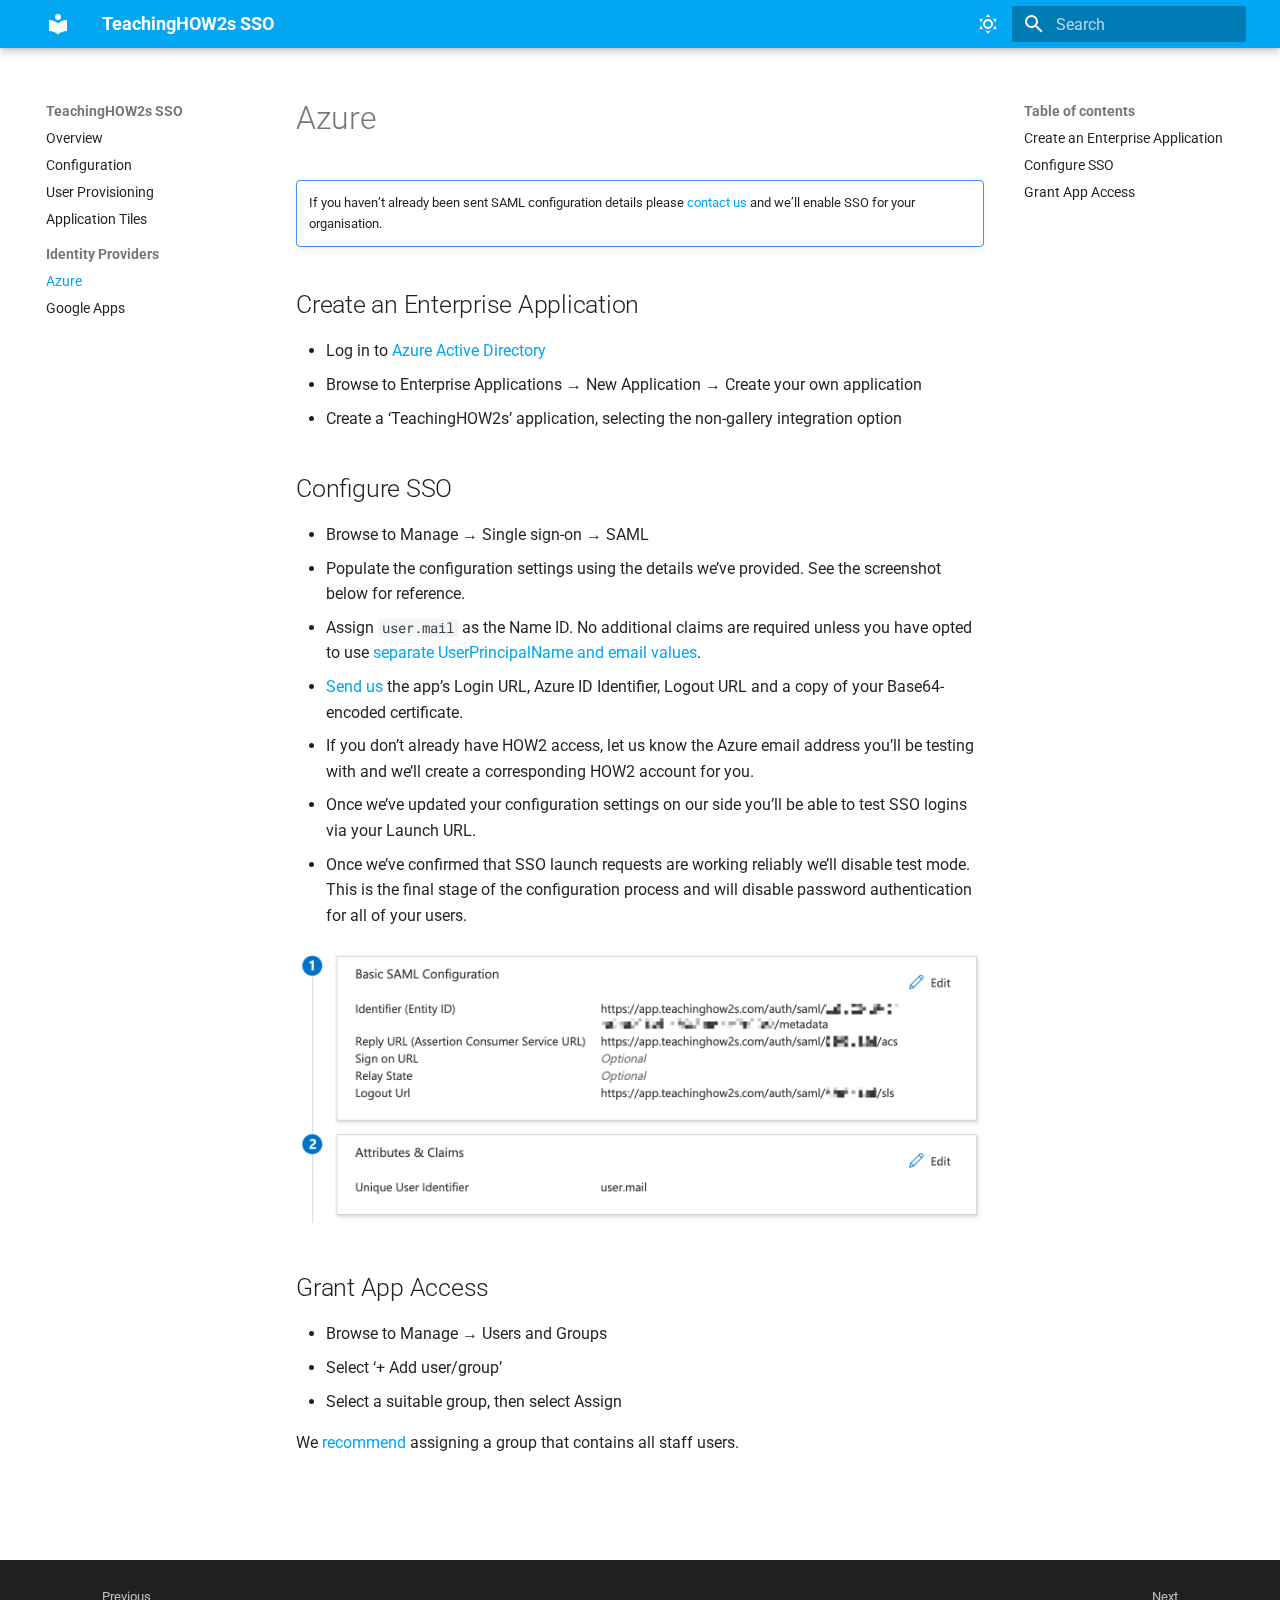
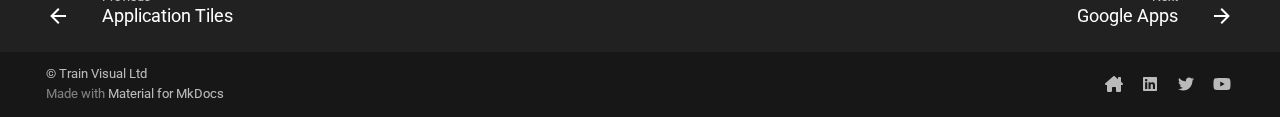
<file: providers/azure/index.html>
<!doctype html>
<html lang="en" class="no-js">
  <head>
    
      <meta charset="utf-8">
      <meta name="viewport" content="width=device-width,initial-scale=1">
      
      
      
        <link rel="canonical" href="https://teachinghow2s.github.io/sso/providers/azure/">
      
      
        <link rel="prev" href="../../application-tiles/">
      
      
        <link rel="next" href="../google/">
      
      <link rel="icon" href="../../images/favicon.png">
      <meta name="generator" content="mkdocs-1.4.3, mkdocs-material-9.1.19">
    
    
      
        <title>Azure - TeachingHOW2s SSO</title>
      
    
    
      <link rel="stylesheet" href="../../assets/stylesheets/main.eebd395e.min.css">
      
        
        <link rel="stylesheet" href="../../assets/stylesheets/palette.ecc896b0.min.css">
      
      

    
    
    
      
        
        
        <link rel="preconnect" href="https://fonts.gstatic.com" crossorigin>
        <link rel="stylesheet" href="https://fonts.googleapis.com/css?family=Roboto:300,300i,400,400i,700,700i%7CRoboto+Mono:400,400i,700,700i&display=fallback">
        <style>:root{--md-text-font:"Roboto";--md-code-font:"Roboto Mono"}</style>
      
    
    
      <link rel="stylesheet" href="../../assets/custom.css">
    
    <script>__md_scope=new URL("../..",location),__md_hash=e=>[...e].reduce((e,_)=>(e<<5)-e+_.charCodeAt(0),0),__md_get=(e,_=localStorage,t=__md_scope)=>JSON.parse(_.getItem(t.pathname+"."+e)),__md_set=(e,_,t=localStorage,a=__md_scope)=>{try{t.setItem(a.pathname+"."+e,JSON.stringify(_))}catch(e){}}</script>
    
      

    
    
    
  </head>
  
  
    
    
      
    
    
    
    
    <body dir="ltr" data-md-color-scheme="default" data-md-color-primary="light-blue" data-md-color-accent="blue">
  
    
    
      <script>var palette=__md_get("__palette");if(palette&&"object"==typeof palette.color)for(var key of Object.keys(palette.color))document.body.setAttribute("data-md-color-"+key,palette.color[key])</script>
    
    <input class="md-toggle" data-md-toggle="drawer" type="checkbox" id="__drawer" autocomplete="off">
    <input class="md-toggle" data-md-toggle="search" type="checkbox" id="__search" autocomplete="off">
    <label class="md-overlay" for="__drawer"></label>
    <div data-md-component="skip">
      
        
        <a href="#azure" class="md-skip">
          Skip to content
        </a>
      
    </div>
    <div data-md-component="announce">
      
    </div>
    
    
      

  

<header class="md-header md-header--shadow" data-md-component="header">
  <nav class="md-header__inner md-grid" aria-label="Header">
    <a href="../.." title="TeachingHOW2s SSO" class="md-header__button md-logo" aria-label="TeachingHOW2s SSO" data-md-component="logo">
      
  
  <svg xmlns="http://www.w3.org/2000/svg" viewBox="0 0 24 24"><path d="M12 8a3 3 0 0 0 3-3 3 3 0 0 0-3-3 3 3 0 0 0-3 3 3 3 0 0 0 3 3m0 3.54C9.64 9.35 6.5 8 3 8v11c3.5 0 6.64 1.35 9 3.54 2.36-2.19 5.5-3.54 9-3.54V8c-3.5 0-6.64 1.35-9 3.54Z"/></svg>

    </a>
    <label class="md-header__button md-icon" for="__drawer">
      <svg xmlns="http://www.w3.org/2000/svg" viewBox="0 0 24 24"><path d="M3 6h18v2H3V6m0 5h18v2H3v-2m0 5h18v2H3v-2Z"/></svg>
    </label>
    <div class="md-header__title" data-md-component="header-title">
      <div class="md-header__ellipsis">
        <div class="md-header__topic">
          <span class="md-ellipsis">
            TeachingHOW2s SSO
          </span>
        </div>
        <div class="md-header__topic" data-md-component="header-topic">
          <span class="md-ellipsis">
            
              Azure
            
          </span>
        </div>
      </div>
    </div>
    
      
        <form class="md-header__option" data-md-component="palette">
          
            
            
            
            <input class="md-option" data-md-color-media="(prefers-color-scheme: light)" data-md-color-scheme="default" data-md-color-primary="light-blue" data-md-color-accent="blue"  aria-label="Switch to dark mode"  type="radio" name="__palette" id="__palette_1">
            
              <label class="md-header__button md-icon" title="Switch to dark mode" for="__palette_2" hidden>
                <svg xmlns="http://www.w3.org/2000/svg" viewBox="0 0 24 24"><path d="M12 7a5 5 0 0 1 5 5 5 5 0 0 1-5 5 5 5 0 0 1-5-5 5 5 0 0 1 5-5m0 2a3 3 0 0 0-3 3 3 3 0 0 0 3 3 3 3 0 0 0 3-3 3 3 0 0 0-3-3m0-7 2.39 3.42C13.65 5.15 12.84 5 12 5c-.84 0-1.65.15-2.39.42L12 2M3.34 7l4.16-.35A7.2 7.2 0 0 0 5.94 8.5c-.44.74-.69 1.5-.83 2.29L3.34 7m.02 10 1.76-3.77a7.131 7.131 0 0 0 2.38 4.14L3.36 17M20.65 7l-1.77 3.79a7.023 7.023 0 0 0-2.38-4.15l4.15.36m-.01 10-4.14.36c.59-.51 1.12-1.14 1.54-1.86.42-.73.69-1.5.83-2.29L20.64 17M12 22l-2.41-3.44c.74.27 1.55.44 2.41.44.82 0 1.63-.17 2.37-.44L12 22Z"/></svg>
              </label>
            
          
            
            
            
            <input class="md-option" data-md-color-media="(prefers-color-scheme: dark)" data-md-color-scheme="slate" data-md-color-primary="pink" data-md-color-accent="cyan"  aria-label="Switch to light mode"  type="radio" name="__palette" id="__palette_2">
            
              <label class="md-header__button md-icon" title="Switch to light mode" for="__palette_1" hidden>
                <svg xmlns="http://www.w3.org/2000/svg" viewBox="0 0 24 24"><path d="m17.75 4.09-2.53 1.94.91 3.06-2.63-1.81-2.63 1.81.91-3.06-2.53-1.94L12.44 4l1.06-3 1.06 3 3.19.09m3.5 6.91-1.64 1.25.59 1.98-1.7-1.17-1.7 1.17.59-1.98L15.75 11l2.06-.05L18.5 9l.69 1.95 2.06.05m-2.28 4.95c.83-.08 1.72 1.1 1.19 1.85-.32.45-.66.87-1.08 1.27C15.17 23 8.84 23 4.94 19.07c-3.91-3.9-3.91-10.24 0-14.14.4-.4.82-.76 1.27-1.08.75-.53 1.93.36 1.85 1.19-.27 2.86.69 5.83 2.89 8.02a9.96 9.96 0 0 0 8.02 2.89m-1.64 2.02a12.08 12.08 0 0 1-7.8-3.47c-2.17-2.19-3.33-5-3.49-7.82-2.81 3.14-2.7 7.96.31 10.98 3.02 3.01 7.84 3.12 10.98.31Z"/></svg>
              </label>
            
          
        </form>
      
    
    
    
      <label class="md-header__button md-icon" for="__search">
        <svg xmlns="http://www.w3.org/2000/svg" viewBox="0 0 24 24"><path d="M9.5 3A6.5 6.5 0 0 1 16 9.5c0 1.61-.59 3.09-1.56 4.23l.27.27h.79l5 5-1.5 1.5-5-5v-.79l-.27-.27A6.516 6.516 0 0 1 9.5 16 6.5 6.5 0 0 1 3 9.5 6.5 6.5 0 0 1 9.5 3m0 2C7 5 5 7 5 9.5S7 14 9.5 14 14 12 14 9.5 12 5 9.5 5Z"/></svg>
      </label>
      <div class="md-search" data-md-component="search" role="dialog">
  <label class="md-search__overlay" for="__search"></label>
  <div class="md-search__inner" role="search">
    <form class="md-search__form" name="search">
      <input type="text" class="md-search__input" name="query" aria-label="Search" placeholder="Search" autocapitalize="off" autocorrect="off" autocomplete="off" spellcheck="false" data-md-component="search-query" required>
      <label class="md-search__icon md-icon" for="__search">
        <svg xmlns="http://www.w3.org/2000/svg" viewBox="0 0 24 24"><path d="M9.5 3A6.5 6.5 0 0 1 16 9.5c0 1.61-.59 3.09-1.56 4.23l.27.27h.79l5 5-1.5 1.5-5-5v-.79l-.27-.27A6.516 6.516 0 0 1 9.5 16 6.5 6.5 0 0 1 3 9.5 6.5 6.5 0 0 1 9.5 3m0 2C7 5 5 7 5 9.5S7 14 9.5 14 14 12 14 9.5 12 5 9.5 5Z"/></svg>
        <svg xmlns="http://www.w3.org/2000/svg" viewBox="0 0 24 24"><path d="M20 11v2H8l5.5 5.5-1.42 1.42L4.16 12l7.92-7.92L13.5 5.5 8 11h12Z"/></svg>
      </label>
      <nav class="md-search__options" aria-label="Search">
        
        <button type="reset" class="md-search__icon md-icon" title="Clear" aria-label="Clear" tabindex="-1">
          <svg xmlns="http://www.w3.org/2000/svg" viewBox="0 0 24 24"><path d="M19 6.41 17.59 5 12 10.59 6.41 5 5 6.41 10.59 12 5 17.59 6.41 19 12 13.41 17.59 19 19 17.59 13.41 12 19 6.41Z"/></svg>
        </button>
      </nav>
      
    </form>
    <div class="md-search__output">
      <div class="md-search__scrollwrap" data-md-scrollfix>
        <div class="md-search-result" data-md-component="search-result">
          <div class="md-search-result__meta">
            Initializing search
          </div>
          <ol class="md-search-result__list" role="presentation"></ol>
        </div>
      </div>
    </div>
  </div>
</div>
    
    
  </nav>
  
</header>
    
    <div class="md-container" data-md-component="container">
      
      
        
          
        
      
      <main class="md-main" data-md-component="main">
        <div class="md-main__inner md-grid">
          
            
              
              <div class="md-sidebar md-sidebar--primary" data-md-component="sidebar" data-md-type="navigation" >
                <div class="md-sidebar__scrollwrap">
                  <div class="md-sidebar__inner">
                    


<nav class="md-nav md-nav--primary" aria-label="Navigation" data-md-level="0">
  <label class="md-nav__title" for="__drawer">
    <a href="../.." title="TeachingHOW2s SSO" class="md-nav__button md-logo" aria-label="TeachingHOW2s SSO" data-md-component="logo">
      
  
  <svg xmlns="http://www.w3.org/2000/svg" viewBox="0 0 24 24"><path d="M12 8a3 3 0 0 0 3-3 3 3 0 0 0-3-3 3 3 0 0 0-3 3 3 3 0 0 0 3 3m0 3.54C9.64 9.35 6.5 8 3 8v11c3.5 0 6.64 1.35 9 3.54 2.36-2.19 5.5-3.54 9-3.54V8c-3.5 0-6.64 1.35-9 3.54Z"/></svg>

    </a>
    TeachingHOW2s SSO
  </label>
  
  <ul class="md-nav__list" data-md-scrollfix>
    
      
      
      

  
  
  
    <li class="md-nav__item">
      <a href="../.." class="md-nav__link">
        Overview
      </a>
    </li>
  

    
      
      
      

  
  
  
    <li class="md-nav__item">
      <a href="../../configuration/" class="md-nav__link">
        Configuration
      </a>
    </li>
  

    
      
      
      

  
  
  
    <li class="md-nav__item">
      <a href="../../provisioning/" class="md-nav__link">
        User Provisioning
      </a>
    </li>
  

    
      
      
      

  
  
  
    <li class="md-nav__item">
      <a href="../../application-tiles/" class="md-nav__link">
        Application Tiles
      </a>
    </li>
  

    
      
      
      

  
  
    
  
  
    
      
    
    <li class="md-nav__item md-nav__item--active md-nav__item--section md-nav__item--nested">
      
      
      
      
      <input class="md-nav__toggle md-toggle " type="checkbox" id="__nav_5" checked>
      
      
      
        <label class="md-nav__link" for="__nav_5" id="__nav_5_label" tabindex="0">
          Identity Providers
          <span class="md-nav__icon md-icon"></span>
        </label>
      
      <nav class="md-nav" data-md-level="1" aria-labelledby="__nav_5_label" aria-expanded="true">
        <label class="md-nav__title" for="__nav_5">
          <span class="md-nav__icon md-icon"></span>
          Identity Providers
        </label>
        <ul class="md-nav__list" data-md-scrollfix>
          
            
              
  
  
    
  
  
    <li class="md-nav__item md-nav__item--active">
      
      <input class="md-nav__toggle md-toggle" type="checkbox" id="__toc">
      
      
        
      
      
        <label class="md-nav__link md-nav__link--active" for="__toc">
          Azure
          <span class="md-nav__icon md-icon"></span>
        </label>
      
      <a href="./" class="md-nav__link md-nav__link--active">
        Azure
      </a>
      
        

<nav class="md-nav md-nav--secondary" aria-label="Table of contents">
  
  
  
    
  
  
    <label class="md-nav__title" for="__toc">
      <span class="md-nav__icon md-icon"></span>
      Table of contents
    </label>
    <ul class="md-nav__list" data-md-component="toc" data-md-scrollfix>
      
        <li class="md-nav__item">
  <a href="#create-an-enterprise-application" class="md-nav__link">
    Create an Enterprise Application
  </a>
  
</li>
      
        <li class="md-nav__item">
  <a href="#configure-sso" class="md-nav__link">
    Configure SSO
  </a>
  
</li>
      
        <li class="md-nav__item">
  <a href="#grant-app-access" class="md-nav__link">
    Grant App Access
  </a>
  
</li>
      
    </ul>
  
</nav>
      
    </li>
  

            
          
            
              
  
  
  
    <li class="md-nav__item">
      <a href="../google/" class="md-nav__link">
        Google Apps
      </a>
    </li>
  

            
          
        </ul>
      </nav>
    </li>
  

    
  </ul>
</nav>
                  </div>
                </div>
              </div>
            
            
              
              <div class="md-sidebar md-sidebar--secondary" data-md-component="sidebar" data-md-type="toc" >
                <div class="md-sidebar__scrollwrap">
                  <div class="md-sidebar__inner">
                    

<nav class="md-nav md-nav--secondary" aria-label="Table of contents">
  
  
  
    
  
  
    <label class="md-nav__title" for="__toc">
      <span class="md-nav__icon md-icon"></span>
      Table of contents
    </label>
    <ul class="md-nav__list" data-md-component="toc" data-md-scrollfix>
      
        <li class="md-nav__item">
  <a href="#create-an-enterprise-application" class="md-nav__link">
    Create an Enterprise Application
  </a>
  
</li>
      
        <li class="md-nav__item">
  <a href="#configure-sso" class="md-nav__link">
    Configure SSO
  </a>
  
</li>
      
        <li class="md-nav__item">
  <a href="#grant-app-access" class="md-nav__link">
    Grant App Access
  </a>
  
</li>
      
    </ul>
  
</nav>
                  </div>
                </div>
              </div>
            
          
          
            <div class="md-content" data-md-component="content">
              <article class="md-content__inner md-typeset">
                
                  


<h1 id="azure">Azure</h1>
<div class="admonition note">
<p>If you haven&rsquo;t already been sent SAML configuration details please <a href="mailto:support@teachinghow2s.com">contact us</a> and we&rsquo;ll enable SSO for your organisation.</p>
</div>
<h2 id="create-an-enterprise-application">Create an Enterprise Application</h2>
<ul>
<li>Log in to <a href="https://portal.azure.com/" target="_blank">Azure Active Directory</a></li>
<li>Browse to Enterprise Applications → New Application → Create your own application</li>
<li>Create a &lsquo;TeachingHOW2s&rsquo; application, selecting the non-gallery integration option</li>
</ul>
<h2 id="configure-sso">Configure SSO</h2>
<ul>
<li>Browse to Manage → Single sign-on → SAML</li>
<li>Populate the configuration settings using the details we&rsquo;ve provided. See the screenshot below for reference.</li>
<li>Assign <code>user.mail</code> as the Name ID. No additional claims are required unless you have opted to use <a href="../../configuration#custom-name-iduserprincipalname-support">separate UserPrincipalName and email values</a>.</li>
<li><a href="mailto:support@teachinghow2s.com">Send us</a> the app&rsquo;s Login URL, Azure ID Identifier, Logout URL and a copy of your Base64-encoded certificate.</li>
<li>If you don&rsquo;t already have HOW2 access, let us know the Azure email address you&rsquo;ll be testing with and we&rsquo;ll create a corresponding HOW2 account for you.</li>
<li>Once we&rsquo;ve updated your configuration settings on our side you&rsquo;ll be able to test SSO logins via your Launch URL.</li>
<li>Once we&rsquo;ve confirmed that SSO launch requests are working reliably we&rsquo;ll disable test mode. This is the final stage of the configuration process and will disable password authentication for all of your users.</li>
</ul>
<p><img alt="Azure configuration screenshot" src="../../images/azure-config.png" /></p>
<h2 id="grant-app-access">Grant App Access</h2>
<ul>
<li>Browse to Manage → Users and Groups</li>
<li>Select &lsquo;+ Add user/group&rsquo;</li>
<li>Select a suitable group, then select Assign</li>
</ul>
<p>We <a href="../../provisioning">recommend</a> assigning a group that contains all staff users.</p>





                
              </article>
            </div>
          
          
        </div>
        
      </main>
      
        <footer class="md-footer">
  
    
      
      <nav class="md-footer__inner md-grid" aria-label="Footer" >
        
          
          <a href="../../application-tiles/" class="md-footer__link md-footer__link--prev" aria-label="Previous: Application Tiles" rel="prev">
            <div class="md-footer__button md-icon">
              <svg xmlns="http://www.w3.org/2000/svg" viewBox="0 0 24 24"><path d="M20 11v2H8l5.5 5.5-1.42 1.42L4.16 12l7.92-7.92L13.5 5.5 8 11h12Z"/></svg>
            </div>
            <div class="md-footer__title">
              <span class="md-footer__direction">
                Previous
              </span>
              <div class="md-ellipsis">
                Application Tiles
              </div>
            </div>
          </a>
        
        
          
          <a href="../google/" class="md-footer__link md-footer__link--next" aria-label="Next: Google Apps" rel="next">
            <div class="md-footer__title">
              <span class="md-footer__direction">
                Next
              </span>
              <div class="md-ellipsis">
                Google Apps
              </div>
            </div>
            <div class="md-footer__button md-icon">
              <svg xmlns="http://www.w3.org/2000/svg" viewBox="0 0 24 24"><path d="M4 11v2h12l-5.5 5.5 1.42 1.42L19.84 12l-7.92-7.92L10.5 5.5 16 11H4Z"/></svg>
            </div>
          </a>
        
      </nav>
    
  
  <div class="md-footer-meta md-typeset">
    <div class="md-footer-meta__inner md-grid">
      <div class="md-copyright">
  
    <div class="md-copyright__highlight">
      &copy; Train Visual Ltd
    </div>
  
  
    Made with
    <a href="https://squidfunk.github.io/mkdocs-material/" target="_blank" rel="noopener">
      Material for MkDocs
    </a>
  
</div>
      
        <div class="md-social">
  
    
    
    
    
      
      
    
    <a href="https://teachinghow2s.com" target="_blank" rel="noopener" title="teachinghow2s.com" class="md-social__link">
      <svg xmlns="http://www.w3.org/2000/svg" viewBox="0 0 576 512"><!--! Font Awesome Free 6.4.0 by @fontawesome - https://fontawesome.com License - https://fontawesome.com/license/free (Icons: CC BY 4.0, Fonts: SIL OFL 1.1, Code: MIT License) Copyright 2023 Fonticons, Inc.--><path d="M543.8 287.6c17 0 32-14 32-32.1 1-9-3-17-11-24L512 185V64c0-17.7-14.3-32-32-32h-32c-17.7 0-32 14.3-32 32v36.7L309.5 7c-6-5-14-7-21-7s-15 1-22 8L10 231.5c-7 7-10 15-10 24 0 18 14 32.1 32 32.1h32v69.7c-.1.9-.1 1.8-.1 2.8V472c0 22.1 17.9 40 40 40h16c1.2 0 2.4-.1 3.6-.2 1.5.1 3 .2 4.5.2h56c22.1 0 40-17.9 40-40v-88c0-17.7 14.3-32 32-32h64c17.7 0 32 14.3 32 32v88c0 22.1 17.9 40 40 40h56.5c1.4 0 2.8 0 4.2-.1 1.1.1 2.2.1 3.3.1h16c22.1 0 40-17.9 40-40v-16.2c.3-2.6.5-5.3.5-8.1l-.7-160.2h32z"/></svg>
    </a>
  
    
    
    
    
      
      
    
    <a href="https://www.linkedin.com/company/train-visual" target="_blank" rel="noopener" title="www.linkedin.com" class="md-social__link">
      <svg xmlns="http://www.w3.org/2000/svg" viewBox="0 0 448 512"><!--! Font Awesome Free 6.4.0 by @fontawesome - https://fontawesome.com License - https://fontawesome.com/license/free (Icons: CC BY 4.0, Fonts: SIL OFL 1.1, Code: MIT License) Copyright 2023 Fonticons, Inc.--><path d="M416 32H31.9C14.3 32 0 46.5 0 64.3v383.4C0 465.5 14.3 480 31.9 480H416c17.6 0 32-14.5 32-32.3V64.3c0-17.8-14.4-32.3-32-32.3zM135.4 416H69V202.2h66.5V416zm-33.2-243c-21.3 0-38.5-17.3-38.5-38.5S80.9 96 102.2 96c21.2 0 38.5 17.3 38.5 38.5 0 21.3-17.2 38.5-38.5 38.5zm282.1 243h-66.4V312c0-24.8-.5-56.7-34.5-56.7-34.6 0-39.9 27-39.9 54.9V416h-66.4V202.2h63.7v29.2h.9c8.9-16.8 30.6-34.5 62.9-34.5 67.2 0 79.7 44.3 79.7 101.9V416z"/></svg>
    </a>
  
    
    
    
    
      
      
    
    <a href="https://twitter.com/teachinghow2s" target="_blank" rel="noopener" title="twitter.com" class="md-social__link">
      <svg xmlns="http://www.w3.org/2000/svg" viewBox="0 0 512 512"><!--! Font Awesome Free 6.4.0 by @fontawesome - https://fontawesome.com License - https://fontawesome.com/license/free (Icons: CC BY 4.0, Fonts: SIL OFL 1.1, Code: MIT License) Copyright 2023 Fonticons, Inc.--><path d="M459.37 151.716c.325 4.548.325 9.097.325 13.645 0 138.72-105.583 298.558-298.558 298.558-59.452 0-114.68-17.219-161.137-47.106 8.447.974 16.568 1.299 25.34 1.299 49.055 0 94.213-16.568 130.274-44.832-46.132-.975-84.792-31.188-98.112-72.772 6.498.974 12.995 1.624 19.818 1.624 9.421 0 18.843-1.3 27.614-3.573-48.081-9.747-84.143-51.98-84.143-102.985v-1.299c13.969 7.797 30.214 12.67 47.431 13.319-28.264-18.843-46.781-51.005-46.781-87.391 0-19.492 5.197-37.36 14.294-52.954 51.655 63.675 129.3 105.258 216.365 109.807-1.624-7.797-2.599-15.918-2.599-24.04 0-57.828 46.782-104.934 104.934-104.934 30.213 0 57.502 12.67 76.67 33.137 23.715-4.548 46.456-13.32 66.599-25.34-7.798 24.366-24.366 44.833-46.132 57.827 21.117-2.273 41.584-8.122 60.426-16.243-14.292 20.791-32.161 39.308-52.628 54.253z"/></svg>
    </a>
  
    
    
    
    
      
      
    
    <a href="https://www.youtube.com/channel/UCYCt-D1t-YX_bAEPeAUxaBg/videos" target="_blank" rel="noopener" title="www.youtube.com" class="md-social__link">
      <svg xmlns="http://www.w3.org/2000/svg" viewBox="0 0 576 512"><!--! Font Awesome Free 6.4.0 by @fontawesome - https://fontawesome.com License - https://fontawesome.com/license/free (Icons: CC BY 4.0, Fonts: SIL OFL 1.1, Code: MIT License) Copyright 2023 Fonticons, Inc.--><path d="M549.655 124.083c-6.281-23.65-24.787-42.276-48.284-48.597C458.781 64 288 64 288 64S117.22 64 74.629 75.486c-23.497 6.322-42.003 24.947-48.284 48.597-11.412 42.867-11.412 132.305-11.412 132.305s0 89.438 11.412 132.305c6.281 23.65 24.787 41.5 48.284 47.821C117.22 448 288 448 288 448s170.78 0 213.371-11.486c23.497-6.321 42.003-24.171 48.284-47.821 11.412-42.867 11.412-132.305 11.412-132.305s0-89.438-11.412-132.305zm-317.51 213.508V175.185l142.739 81.205-142.739 81.201z"/></svg>
    </a>
  
</div>
      
    </div>
  </div>
</footer>
      
    </div>
    <div class="md-dialog" data-md-component="dialog">
      <div class="md-dialog__inner md-typeset"></div>
    </div>
    
    <script id="__config" type="application/json">{"base": "../..", "features": ["navigation.expand", "navigation.sections", "navigation.footer"], "search": "../../assets/javascripts/workers/search.74e28a9f.min.js", "translations": {"clipboard.copied": "Copied to clipboard", "clipboard.copy": "Copy to clipboard", "search.result.more.one": "1 more on this page", "search.result.more.other": "# more on this page", "search.result.none": "No matching documents", "search.result.one": "1 matching document", "search.result.other": "# matching documents", "search.result.placeholder": "Type to start searching", "search.result.term.missing": "Missing", "select.version": "Select version"}}</script>
    
    
      <script src="../../assets/javascripts/bundle.220ee61c.min.js"></script>
      
    
  </body>
</html>
</file>
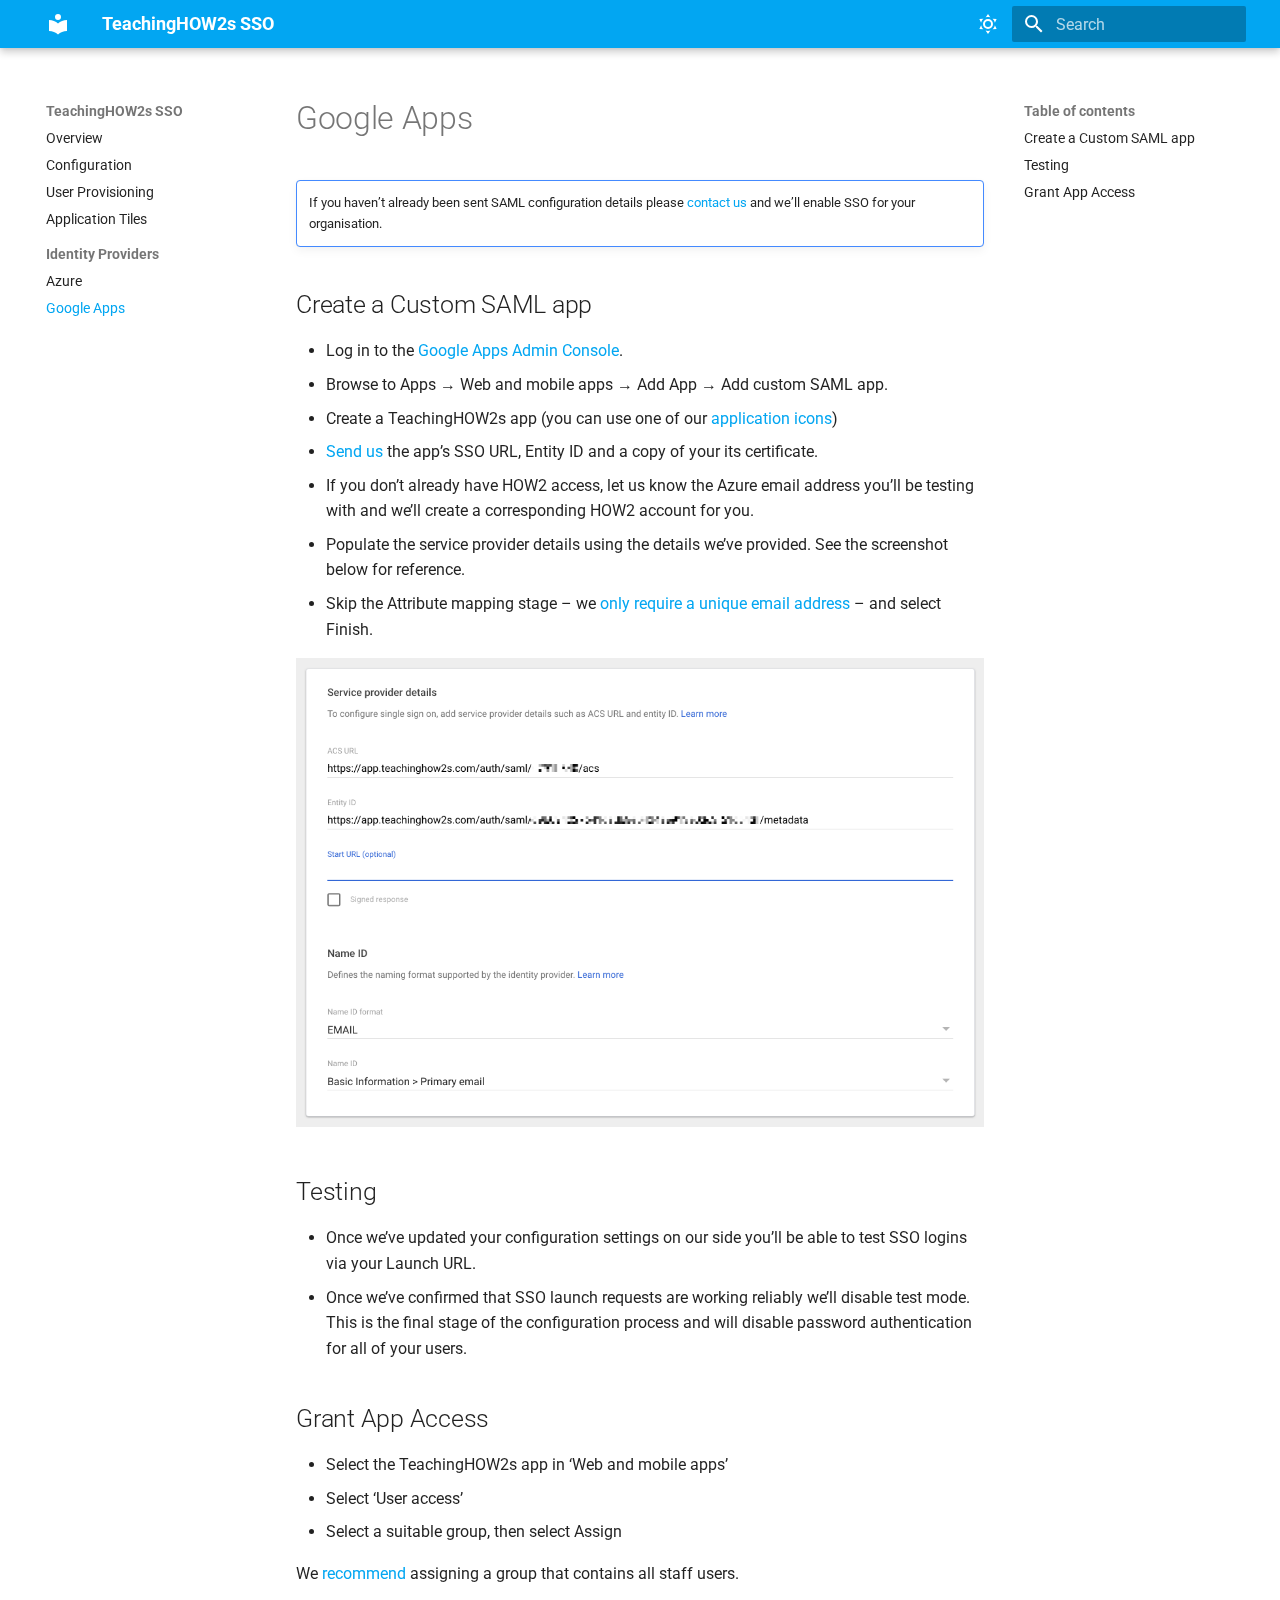
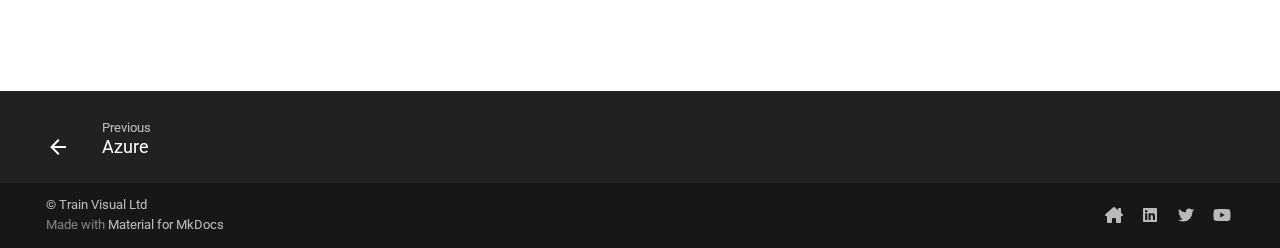
<file: providers/google/index.html>
<!doctype html>
<html lang="en" class="no-js">
  <head>
    
      <meta charset="utf-8">
      <meta name="viewport" content="width=device-width,initial-scale=1">
      
      
      
        <link rel="canonical" href="https://teachinghow2s.github.io/sso/providers/google/">
      
      
        <link rel="prev" href="../azure/">
      
      
      <link rel="icon" href="../../images/favicon.png">
      <meta name="generator" content="mkdocs-1.4.3, mkdocs-material-9.1.19">
    
    
      
        <title>Google Apps - TeachingHOW2s SSO</title>
      
    
    
      <link rel="stylesheet" href="../../assets/stylesheets/main.eebd395e.min.css">
      
        
        <link rel="stylesheet" href="../../assets/stylesheets/palette.ecc896b0.min.css">
      
      

    
    
    
      
        
        
        <link rel="preconnect" href="https://fonts.gstatic.com" crossorigin>
        <link rel="stylesheet" href="https://fonts.googleapis.com/css?family=Roboto:300,300i,400,400i,700,700i%7CRoboto+Mono:400,400i,700,700i&display=fallback">
        <style>:root{--md-text-font:"Roboto";--md-code-font:"Roboto Mono"}</style>
      
    
    
      <link rel="stylesheet" href="../../assets/custom.css">
    
    <script>__md_scope=new URL("../..",location),__md_hash=e=>[...e].reduce((e,_)=>(e<<5)-e+_.charCodeAt(0),0),__md_get=(e,_=localStorage,t=__md_scope)=>JSON.parse(_.getItem(t.pathname+"."+e)),__md_set=(e,_,t=localStorage,a=__md_scope)=>{try{t.setItem(a.pathname+"."+e,JSON.stringify(_))}catch(e){}}</script>
    
      

    
    
    
  </head>
  
  
    
    
      
    
    
    
    
    <body dir="ltr" data-md-color-scheme="default" data-md-color-primary="light-blue" data-md-color-accent="blue">
  
    
    
      <script>var palette=__md_get("__palette");if(palette&&"object"==typeof palette.color)for(var key of Object.keys(palette.color))document.body.setAttribute("data-md-color-"+key,palette.color[key])</script>
    
    <input class="md-toggle" data-md-toggle="drawer" type="checkbox" id="__drawer" autocomplete="off">
    <input class="md-toggle" data-md-toggle="search" type="checkbox" id="__search" autocomplete="off">
    <label class="md-overlay" for="__drawer"></label>
    <div data-md-component="skip">
      
        
        <a href="#google-apps" class="md-skip">
          Skip to content
        </a>
      
    </div>
    <div data-md-component="announce">
      
    </div>
    
    
      

  

<header class="md-header md-header--shadow" data-md-component="header">
  <nav class="md-header__inner md-grid" aria-label="Header">
    <a href="../.." title="TeachingHOW2s SSO" class="md-header__button md-logo" aria-label="TeachingHOW2s SSO" data-md-component="logo">
      
  
  <svg xmlns="http://www.w3.org/2000/svg" viewBox="0 0 24 24"><path d="M12 8a3 3 0 0 0 3-3 3 3 0 0 0-3-3 3 3 0 0 0-3 3 3 3 0 0 0 3 3m0 3.54C9.64 9.35 6.5 8 3 8v11c3.5 0 6.64 1.35 9 3.54 2.36-2.19 5.5-3.54 9-3.54V8c-3.5 0-6.64 1.35-9 3.54Z"/></svg>

    </a>
    <label class="md-header__button md-icon" for="__drawer">
      <svg xmlns="http://www.w3.org/2000/svg" viewBox="0 0 24 24"><path d="M3 6h18v2H3V6m0 5h18v2H3v-2m0 5h18v2H3v-2Z"/></svg>
    </label>
    <div class="md-header__title" data-md-component="header-title">
      <div class="md-header__ellipsis">
        <div class="md-header__topic">
          <span class="md-ellipsis">
            TeachingHOW2s SSO
          </span>
        </div>
        <div class="md-header__topic" data-md-component="header-topic">
          <span class="md-ellipsis">
            
              Google Apps
            
          </span>
        </div>
      </div>
    </div>
    
      
        <form class="md-header__option" data-md-component="palette">
          
            
            
            
            <input class="md-option" data-md-color-media="(prefers-color-scheme: light)" data-md-color-scheme="default" data-md-color-primary="light-blue" data-md-color-accent="blue"  aria-label="Switch to dark mode"  type="radio" name="__palette" id="__palette_1">
            
              <label class="md-header__button md-icon" title="Switch to dark mode" for="__palette_2" hidden>
                <svg xmlns="http://www.w3.org/2000/svg" viewBox="0 0 24 24"><path d="M12 7a5 5 0 0 1 5 5 5 5 0 0 1-5 5 5 5 0 0 1-5-5 5 5 0 0 1 5-5m0 2a3 3 0 0 0-3 3 3 3 0 0 0 3 3 3 3 0 0 0 3-3 3 3 0 0 0-3-3m0-7 2.39 3.42C13.65 5.15 12.84 5 12 5c-.84 0-1.65.15-2.39.42L12 2M3.34 7l4.16-.35A7.2 7.2 0 0 0 5.94 8.5c-.44.74-.69 1.5-.83 2.29L3.34 7m.02 10 1.76-3.77a7.131 7.131 0 0 0 2.38 4.14L3.36 17M20.65 7l-1.77 3.79a7.023 7.023 0 0 0-2.38-4.15l4.15.36m-.01 10-4.14.36c.59-.51 1.12-1.14 1.54-1.86.42-.73.69-1.5.83-2.29L20.64 17M12 22l-2.41-3.44c.74.27 1.55.44 2.41.44.82 0 1.63-.17 2.37-.44L12 22Z"/></svg>
              </label>
            
          
            
            
            
            <input class="md-option" data-md-color-media="(prefers-color-scheme: dark)" data-md-color-scheme="slate" data-md-color-primary="pink" data-md-color-accent="cyan"  aria-label="Switch to light mode"  type="radio" name="__palette" id="__palette_2">
            
              <label class="md-header__button md-icon" title="Switch to light mode" for="__palette_1" hidden>
                <svg xmlns="http://www.w3.org/2000/svg" viewBox="0 0 24 24"><path d="m17.75 4.09-2.53 1.94.91 3.06-2.63-1.81-2.63 1.81.91-3.06-2.53-1.94L12.44 4l1.06-3 1.06 3 3.19.09m3.5 6.91-1.64 1.25.59 1.98-1.7-1.17-1.7 1.17.59-1.98L15.75 11l2.06-.05L18.5 9l.69 1.95 2.06.05m-2.28 4.95c.83-.08 1.72 1.1 1.19 1.85-.32.45-.66.87-1.08 1.27C15.17 23 8.84 23 4.94 19.07c-3.91-3.9-3.91-10.24 0-14.14.4-.4.82-.76 1.27-1.08.75-.53 1.93.36 1.85 1.19-.27 2.86.69 5.83 2.89 8.02a9.96 9.96 0 0 0 8.02 2.89m-1.64 2.02a12.08 12.08 0 0 1-7.8-3.47c-2.17-2.19-3.33-5-3.49-7.82-2.81 3.14-2.7 7.96.31 10.98 3.02 3.01 7.84 3.12 10.98.31Z"/></svg>
              </label>
            
          
        </form>
      
    
    
    
      <label class="md-header__button md-icon" for="__search">
        <svg xmlns="http://www.w3.org/2000/svg" viewBox="0 0 24 24"><path d="M9.5 3A6.5 6.5 0 0 1 16 9.5c0 1.61-.59 3.09-1.56 4.23l.27.27h.79l5 5-1.5 1.5-5-5v-.79l-.27-.27A6.516 6.516 0 0 1 9.5 16 6.5 6.5 0 0 1 3 9.5 6.5 6.5 0 0 1 9.5 3m0 2C7 5 5 7 5 9.5S7 14 9.5 14 14 12 14 9.5 12 5 9.5 5Z"/></svg>
      </label>
      <div class="md-search" data-md-component="search" role="dialog">
  <label class="md-search__overlay" for="__search"></label>
  <div class="md-search__inner" role="search">
    <form class="md-search__form" name="search">
      <input type="text" class="md-search__input" name="query" aria-label="Search" placeholder="Search" autocapitalize="off" autocorrect="off" autocomplete="off" spellcheck="false" data-md-component="search-query" required>
      <label class="md-search__icon md-icon" for="__search">
        <svg xmlns="http://www.w3.org/2000/svg" viewBox="0 0 24 24"><path d="M9.5 3A6.5 6.5 0 0 1 16 9.5c0 1.61-.59 3.09-1.56 4.23l.27.27h.79l5 5-1.5 1.5-5-5v-.79l-.27-.27A6.516 6.516 0 0 1 9.5 16 6.5 6.5 0 0 1 3 9.5 6.5 6.5 0 0 1 9.5 3m0 2C7 5 5 7 5 9.5S7 14 9.5 14 14 12 14 9.5 12 5 9.5 5Z"/></svg>
        <svg xmlns="http://www.w3.org/2000/svg" viewBox="0 0 24 24"><path d="M20 11v2H8l5.5 5.5-1.42 1.42L4.16 12l7.92-7.92L13.5 5.5 8 11h12Z"/></svg>
      </label>
      <nav class="md-search__options" aria-label="Search">
        
        <button type="reset" class="md-search__icon md-icon" title="Clear" aria-label="Clear" tabindex="-1">
          <svg xmlns="http://www.w3.org/2000/svg" viewBox="0 0 24 24"><path d="M19 6.41 17.59 5 12 10.59 6.41 5 5 6.41 10.59 12 5 17.59 6.41 19 12 13.41 17.59 19 19 17.59 13.41 12 19 6.41Z"/></svg>
        </button>
      </nav>
      
    </form>
    <div class="md-search__output">
      <div class="md-search__scrollwrap" data-md-scrollfix>
        <div class="md-search-result" data-md-component="search-result">
          <div class="md-search-result__meta">
            Initializing search
          </div>
          <ol class="md-search-result__list" role="presentation"></ol>
        </div>
      </div>
    </div>
  </div>
</div>
    
    
  </nav>
  
</header>
    
    <div class="md-container" data-md-component="container">
      
      
        
          
        
      
      <main class="md-main" data-md-component="main">
        <div class="md-main__inner md-grid">
          
            
              
              <div class="md-sidebar md-sidebar--primary" data-md-component="sidebar" data-md-type="navigation" >
                <div class="md-sidebar__scrollwrap">
                  <div class="md-sidebar__inner">
                    


<nav class="md-nav md-nav--primary" aria-label="Navigation" data-md-level="0">
  <label class="md-nav__title" for="__drawer">
    <a href="../.." title="TeachingHOW2s SSO" class="md-nav__button md-logo" aria-label="TeachingHOW2s SSO" data-md-component="logo">
      
  
  <svg xmlns="http://www.w3.org/2000/svg" viewBox="0 0 24 24"><path d="M12 8a3 3 0 0 0 3-3 3 3 0 0 0-3-3 3 3 0 0 0-3 3 3 3 0 0 0 3 3m0 3.54C9.64 9.35 6.5 8 3 8v11c3.5 0 6.64 1.35 9 3.54 2.36-2.19 5.5-3.54 9-3.54V8c-3.5 0-6.64 1.35-9 3.54Z"/></svg>

    </a>
    TeachingHOW2s SSO
  </label>
  
  <ul class="md-nav__list" data-md-scrollfix>
    
      
      
      

  
  
  
    <li class="md-nav__item">
      <a href="../.." class="md-nav__link">
        Overview
      </a>
    </li>
  

    
      
      
      

  
  
  
    <li class="md-nav__item">
      <a href="../../configuration/" class="md-nav__link">
        Configuration
      </a>
    </li>
  

    
      
      
      

  
  
  
    <li class="md-nav__item">
      <a href="../../provisioning/" class="md-nav__link">
        User Provisioning
      </a>
    </li>
  

    
      
      
      

  
  
  
    <li class="md-nav__item">
      <a href="../../application-tiles/" class="md-nav__link">
        Application Tiles
      </a>
    </li>
  

    
      
      
      

  
  
    
  
  
    
      
    
    <li class="md-nav__item md-nav__item--active md-nav__item--section md-nav__item--nested">
      
      
      
      
      <input class="md-nav__toggle md-toggle " type="checkbox" id="__nav_5" checked>
      
      
      
        <label class="md-nav__link" for="__nav_5" id="__nav_5_label" tabindex="0">
          Identity Providers
          <span class="md-nav__icon md-icon"></span>
        </label>
      
      <nav class="md-nav" data-md-level="1" aria-labelledby="__nav_5_label" aria-expanded="true">
        <label class="md-nav__title" for="__nav_5">
          <span class="md-nav__icon md-icon"></span>
          Identity Providers
        </label>
        <ul class="md-nav__list" data-md-scrollfix>
          
            
              
  
  
  
    <li class="md-nav__item">
      <a href="../azure/" class="md-nav__link">
        Azure
      </a>
    </li>
  

            
          
            
              
  
  
    
  
  
    <li class="md-nav__item md-nav__item--active">
      
      <input class="md-nav__toggle md-toggle" type="checkbox" id="__toc">
      
      
        
      
      
        <label class="md-nav__link md-nav__link--active" for="__toc">
          Google Apps
          <span class="md-nav__icon md-icon"></span>
        </label>
      
      <a href="./" class="md-nav__link md-nav__link--active">
        Google Apps
      </a>
      
        

<nav class="md-nav md-nav--secondary" aria-label="Table of contents">
  
  
  
    
  
  
    <label class="md-nav__title" for="__toc">
      <span class="md-nav__icon md-icon"></span>
      Table of contents
    </label>
    <ul class="md-nav__list" data-md-component="toc" data-md-scrollfix>
      
        <li class="md-nav__item">
  <a href="#create-a-custom-saml-app" class="md-nav__link">
    Create a Custom SAML app
  </a>
  
</li>
      
        <li class="md-nav__item">
  <a href="#testing" class="md-nav__link">
    Testing
  </a>
  
</li>
      
        <li class="md-nav__item">
  <a href="#grant-app-access" class="md-nav__link">
    Grant App Access
  </a>
  
</li>
      
    </ul>
  
</nav>
      
    </li>
  

            
          
        </ul>
      </nav>
    </li>
  

    
  </ul>
</nav>
                  </div>
                </div>
              </div>
            
            
              
              <div class="md-sidebar md-sidebar--secondary" data-md-component="sidebar" data-md-type="toc" >
                <div class="md-sidebar__scrollwrap">
                  <div class="md-sidebar__inner">
                    

<nav class="md-nav md-nav--secondary" aria-label="Table of contents">
  
  
  
    
  
  
    <label class="md-nav__title" for="__toc">
      <span class="md-nav__icon md-icon"></span>
      Table of contents
    </label>
    <ul class="md-nav__list" data-md-component="toc" data-md-scrollfix>
      
        <li class="md-nav__item">
  <a href="#create-a-custom-saml-app" class="md-nav__link">
    Create a Custom SAML app
  </a>
  
</li>
      
        <li class="md-nav__item">
  <a href="#testing" class="md-nav__link">
    Testing
  </a>
  
</li>
      
        <li class="md-nav__item">
  <a href="#grant-app-access" class="md-nav__link">
    Grant App Access
  </a>
  
</li>
      
    </ul>
  
</nav>
                  </div>
                </div>
              </div>
            
          
          
            <div class="md-content" data-md-component="content">
              <article class="md-content__inner md-typeset">
                
                  


<h1 id="google-apps">Google Apps</h1>
<div class="admonition note">
<p>If you haven&rsquo;t already been sent SAML configuration details please <a href="mailto:support@teachinghow2s.com">contact us</a> and we&rsquo;ll enable SSO for your organisation.</p>
</div>
<h2 id="create-a-custom-saml-app">Create a Custom SAML app</h2>
<ul>
<li>Log in to the <a href="https://admin.google.com/" target="_blank">Google Apps Admin Console</a>.</li>
<li>Browse to Apps → Web and mobile apps → Add App → Add custom SAML app.</li>
<li>Create a TeachingHOW2s app (you can use one of our <a href="../../application-tiles">application icons</a>)</li>
<li><a href="mailto:support@teachinghow2s.com">Send us</a> the app&rsquo;s SSO URL, Entity ID and a copy of your its certificate.</li>
<li>If you don&rsquo;t already have HOW2 access, let us know the Azure email address you&rsquo;ll be testing with and we&rsquo;ll create a corresponding HOW2 account for you.</li>
<li>Populate the service provider details using the details we&rsquo;ve provided. See the screenshot below for reference.</li>
<li>Skip the Attribute mapping stage &ndash; we <a href="../../configuration#nameid">only require a unique email address</a> &ndash; and select Finish.</li>
</ul>
<p><img alt="Google SAML app configuration screenshot" src="../../images/google-config.png" /></p>
<h2 id="testing">Testing</h2>
<ul>
<li>Once we&rsquo;ve updated your configuration settings on our side you&rsquo;ll be able to test SSO logins via your Launch URL.</li>
<li>Once we&rsquo;ve confirmed that SSO launch requests are working reliably we&rsquo;ll disable test mode. This is the final stage of the configuration process and will disable password authentication for all of your users.</li>
</ul>
<h2 id="grant-app-access">Grant App Access</h2>
<ul>
<li>Select the TeachingHOW2s app in &lsquo;Web and mobile apps&rsquo;</li>
<li>Select &lsquo;User access&rsquo;</li>
<li>Select a suitable group, then select Assign</li>
</ul>
<p>We <a href="../../provisioning">recommend</a> assigning a group that contains all staff users.</p>





                
              </article>
            </div>
          
          
        </div>
        
      </main>
      
        <footer class="md-footer">
  
    
      
      <nav class="md-footer__inner md-grid" aria-label="Footer" >
        
          
          <a href="../azure/" class="md-footer__link md-footer__link--prev" aria-label="Previous: Azure" rel="prev">
            <div class="md-footer__button md-icon">
              <svg xmlns="http://www.w3.org/2000/svg" viewBox="0 0 24 24"><path d="M20 11v2H8l5.5 5.5-1.42 1.42L4.16 12l7.92-7.92L13.5 5.5 8 11h12Z"/></svg>
            </div>
            <div class="md-footer__title">
              <span class="md-footer__direction">
                Previous
              </span>
              <div class="md-ellipsis">
                Azure
              </div>
            </div>
          </a>
        
        
      </nav>
    
  
  <div class="md-footer-meta md-typeset">
    <div class="md-footer-meta__inner md-grid">
      <div class="md-copyright">
  
    <div class="md-copyright__highlight">
      &copy; Train Visual Ltd
    </div>
  
  
    Made with
    <a href="https://squidfunk.github.io/mkdocs-material/" target="_blank" rel="noopener">
      Material for MkDocs
    </a>
  
</div>
      
        <div class="md-social">
  
    
    
    
    
      
      
    
    <a href="https://teachinghow2s.com" target="_blank" rel="noopener" title="teachinghow2s.com" class="md-social__link">
      <svg xmlns="http://www.w3.org/2000/svg" viewBox="0 0 576 512"><!--! Font Awesome Free 6.4.0 by @fontawesome - https://fontawesome.com License - https://fontawesome.com/license/free (Icons: CC BY 4.0, Fonts: SIL OFL 1.1, Code: MIT License) Copyright 2023 Fonticons, Inc.--><path d="M543.8 287.6c17 0 32-14 32-32.1 1-9-3-17-11-24L512 185V64c0-17.7-14.3-32-32-32h-32c-17.7 0-32 14.3-32 32v36.7L309.5 7c-6-5-14-7-21-7s-15 1-22 8L10 231.5c-7 7-10 15-10 24 0 18 14 32.1 32 32.1h32v69.7c-.1.9-.1 1.8-.1 2.8V472c0 22.1 17.9 40 40 40h16c1.2 0 2.4-.1 3.6-.2 1.5.1 3 .2 4.5.2h56c22.1 0 40-17.9 40-40v-88c0-17.7 14.3-32 32-32h64c17.7 0 32 14.3 32 32v88c0 22.1 17.9 40 40 40h56.5c1.4 0 2.8 0 4.2-.1 1.1.1 2.2.1 3.3.1h16c22.1 0 40-17.9 40-40v-16.2c.3-2.6.5-5.3.5-8.1l-.7-160.2h32z"/></svg>
    </a>
  
    
    
    
    
      
      
    
    <a href="https://www.linkedin.com/company/train-visual" target="_blank" rel="noopener" title="www.linkedin.com" class="md-social__link">
      <svg xmlns="http://www.w3.org/2000/svg" viewBox="0 0 448 512"><!--! Font Awesome Free 6.4.0 by @fontawesome - https://fontawesome.com License - https://fontawesome.com/license/free (Icons: CC BY 4.0, Fonts: SIL OFL 1.1, Code: MIT License) Copyright 2023 Fonticons, Inc.--><path d="M416 32H31.9C14.3 32 0 46.5 0 64.3v383.4C0 465.5 14.3 480 31.9 480H416c17.6 0 32-14.5 32-32.3V64.3c0-17.8-14.4-32.3-32-32.3zM135.4 416H69V202.2h66.5V416zm-33.2-243c-21.3 0-38.5-17.3-38.5-38.5S80.9 96 102.2 96c21.2 0 38.5 17.3 38.5 38.5 0 21.3-17.2 38.5-38.5 38.5zm282.1 243h-66.4V312c0-24.8-.5-56.7-34.5-56.7-34.6 0-39.9 27-39.9 54.9V416h-66.4V202.2h63.7v29.2h.9c8.9-16.8 30.6-34.5 62.9-34.5 67.2 0 79.7 44.3 79.7 101.9V416z"/></svg>
    </a>
  
    
    
    
    
      
      
    
    <a href="https://twitter.com/teachinghow2s" target="_blank" rel="noopener" title="twitter.com" class="md-social__link">
      <svg xmlns="http://www.w3.org/2000/svg" viewBox="0 0 512 512"><!--! Font Awesome Free 6.4.0 by @fontawesome - https://fontawesome.com License - https://fontawesome.com/license/free (Icons: CC BY 4.0, Fonts: SIL OFL 1.1, Code: MIT License) Copyright 2023 Fonticons, Inc.--><path d="M459.37 151.716c.325 4.548.325 9.097.325 13.645 0 138.72-105.583 298.558-298.558 298.558-59.452 0-114.68-17.219-161.137-47.106 8.447.974 16.568 1.299 25.34 1.299 49.055 0 94.213-16.568 130.274-44.832-46.132-.975-84.792-31.188-98.112-72.772 6.498.974 12.995 1.624 19.818 1.624 9.421 0 18.843-1.3 27.614-3.573-48.081-9.747-84.143-51.98-84.143-102.985v-1.299c13.969 7.797 30.214 12.67 47.431 13.319-28.264-18.843-46.781-51.005-46.781-87.391 0-19.492 5.197-37.36 14.294-52.954 51.655 63.675 129.3 105.258 216.365 109.807-1.624-7.797-2.599-15.918-2.599-24.04 0-57.828 46.782-104.934 104.934-104.934 30.213 0 57.502 12.67 76.67 33.137 23.715-4.548 46.456-13.32 66.599-25.34-7.798 24.366-24.366 44.833-46.132 57.827 21.117-2.273 41.584-8.122 60.426-16.243-14.292 20.791-32.161 39.308-52.628 54.253z"/></svg>
    </a>
  
    
    
    
    
      
      
    
    <a href="https://www.youtube.com/channel/UCYCt-D1t-YX_bAEPeAUxaBg/videos" target="_blank" rel="noopener" title="www.youtube.com" class="md-social__link">
      <svg xmlns="http://www.w3.org/2000/svg" viewBox="0 0 576 512"><!--! Font Awesome Free 6.4.0 by @fontawesome - https://fontawesome.com License - https://fontawesome.com/license/free (Icons: CC BY 4.0, Fonts: SIL OFL 1.1, Code: MIT License) Copyright 2023 Fonticons, Inc.--><path d="M549.655 124.083c-6.281-23.65-24.787-42.276-48.284-48.597C458.781 64 288 64 288 64S117.22 64 74.629 75.486c-23.497 6.322-42.003 24.947-48.284 48.597-11.412 42.867-11.412 132.305-11.412 132.305s0 89.438 11.412 132.305c6.281 23.65 24.787 41.5 48.284 47.821C117.22 448 288 448 288 448s170.78 0 213.371-11.486c23.497-6.321 42.003-24.171 48.284-47.821 11.412-42.867 11.412-132.305 11.412-132.305s0-89.438-11.412-132.305zm-317.51 213.508V175.185l142.739 81.205-142.739 81.201z"/></svg>
    </a>
  
</div>
      
    </div>
  </div>
</footer>
      
    </div>
    <div class="md-dialog" data-md-component="dialog">
      <div class="md-dialog__inner md-typeset"></div>
    </div>
    
    <script id="__config" type="application/json">{"base": "../..", "features": ["navigation.expand", "navigation.sections", "navigation.footer"], "search": "../../assets/javascripts/workers/search.74e28a9f.min.js", "translations": {"clipboard.copied": "Copied to clipboard", "clipboard.copy": "Copy to clipboard", "search.result.more.one": "1 more on this page", "search.result.more.other": "# more on this page", "search.result.none": "No matching documents", "search.result.one": "1 matching document", "search.result.other": "# matching documents", "search.result.placeholder": "Type to start searching", "search.result.term.missing": "Missing", "select.version": "Select version"}}</script>
    
    
      <script src="../../assets/javascripts/bundle.220ee61c.min.js"></script>
      
    
  </body>
</html>
</file>
<file: assets/custom.css>
.md-content {
  padding-bottom: 8em;
}
</file>
<file: assets/stylesheets/main.eebd395e.min.css>
@charset "UTF-8";html{-webkit-text-size-adjust:none;-moz-text-size-adjust:none;text-size-adjust:none;box-sizing:border-box}*,:after,:before{box-sizing:inherit}@media (prefers-reduced-motion){*,:after,:before{transition:none!important}}body{margin:0}a,button,input,label{-webkit-tap-highlight-color:transparent}a{color:inherit;text-decoration:none}hr{border:0;box-sizing:initial;display:block;height:.05rem;overflow:visible;padding:0}small{font-size:80%}sub,sup{line-height:1em}img{border-style:none}table{border-collapse:initial;border-spacing:0}td,th{font-weight:400;vertical-align:top}button{background:#0000;border:0;font-family:inherit;font-size:inherit;margin:0;padding:0}input{border:0;outline:none}:root{--md-primary-fg-color:#4051b5;--md-primary-fg-color--light:#5d6cc0;--md-primary-fg-color--dark:#303fa1;--md-primary-bg-color:#fff;--md-primary-bg-color--light:#ffffffb3;--md-accent-fg-color:#526cfe;--md-accent-fg-color--transparent:#526cfe1a;--md-accent-bg-color:#fff;--md-accent-bg-color--light:#ffffffb3}[data-md-color-scheme=default]{color-scheme:light}[data-md-color-scheme=default] img[src$="#gh-dark-mode-only"],[data-md-color-scheme=default] img[src$="#only-dark"]{display:none}:root,[data-md-color-scheme=default]{--md-default-fg-color:#000000de;--md-default-fg-color--light:#0000008a;--md-default-fg-color--lighter:#00000052;--md-default-fg-color--lightest:#00000012;--md-default-bg-color:#fff;--md-default-bg-color--light:#ffffffb3;--md-default-bg-color--lighter:#ffffff4d;--md-default-bg-color--lightest:#ffffff1f;--md-code-fg-color:#36464e;--md-code-bg-color:#f5f5f5;--md-code-hl-color:#ffff0080;--md-code-hl-number-color:#d52a2a;--md-code-hl-special-color:#db1457;--md-code-hl-function-color:#a846b9;--md-code-hl-constant-color:#6e59d9;--md-code-hl-keyword-color:#3f6ec6;--md-code-hl-string-color:#1c7d4d;--md-code-hl-name-color:var(--md-code-fg-color);--md-code-hl-operator-color:var(--md-default-fg-color--light);--md-code-hl-punctuation-color:var(--md-default-fg-color--light);--md-code-hl-comment-color:var(--md-default-fg-color--light);--md-code-hl-generic-color:var(--md-default-fg-color--light);--md-code-hl-variable-color:var(--md-default-fg-color--light);--md-typeset-color:var(--md-default-fg-color);--md-typeset-a-color:var(--md-primary-fg-color);--md-typeset-mark-color:#ffff0080;--md-typeset-del-color:#f5503d26;--md-typeset-ins-color:#0bd57026;--md-typeset-kbd-color:#fafafa;--md-typeset-kbd-accent-color:#fff;--md-typeset-kbd-border-color:#b8b8b8;--md-typeset-table-color:#0000001f;--md-typeset-table-color--light:rgba(0,0,0,.035);--md-admonition-fg-color:var(--md-default-fg-color);--md-admonition-bg-color:var(--md-default-bg-color);--md-warning-fg-color:#000000de;--md-warning-bg-color:#ff9;--md-footer-fg-color:#fff;--md-footer-fg-color--light:#ffffffb3;--md-footer-fg-color--lighter:#ffffff73;--md-footer-bg-color:#000000de;--md-footer-bg-color--dark:#00000052;--md-shadow-z1:0 0.2rem 0.5rem #0000000d,0 0 0.05rem #0000001a;--md-shadow-z2:0 0.2rem 0.5rem #0000001a,0 0 0.05rem #00000040;--md-shadow-z3:0 0.2rem 0.5rem #0003,0 0 0.05rem #00000059}.md-icon svg{fill:currentcolor;display:block;height:1.2rem;width:1.2rem}body{-webkit-font-smoothing:antialiased;-moz-osx-font-smoothing:grayscale;--md-text-font-family:var(--md-text-font,_),-apple-system,BlinkMacSystemFont,Helvetica,Arial,sans-serif;--md-code-font-family:var(--md-code-font,_),SFMono-Regular,Consolas,Menlo,monospace}aside,body,input{font-feature-settings:"kern","liga";color:var(--md-typeset-color);font-family:var(--md-text-font-family)}code,kbd,pre{font-feature-settings:"kern";font-family:var(--md-code-font-family)}:root{--md-typeset-table-sort-icon:url('data:image/svg+xml;charset=utf-8,<svg xmlns="http://www.w3.org/2000/svg" viewBox="0 0 24 24"><path d="m18 21-4-4h3V7h-3l4-4 4 4h-3v10h3M2 19v-2h10v2M2 13v-2h7v2M2 7V5h4v2H2Z"/></svg>');--md-typeset-table-sort-icon--asc:url('data:image/svg+xml;charset=utf-8,<svg xmlns="http://www.w3.org/2000/svg" viewBox="0 0 24 24"><path d="M19 17h3l-4 4-4-4h3V3h2M2 17h10v2H2M6 5v2H2V5m0 6h7v2H2v-2Z"/></svg>');--md-typeset-table-sort-icon--desc:url('data:image/svg+xml;charset=utf-8,<svg xmlns="http://www.w3.org/2000/svg" viewBox="0 0 24 24"><path d="M19 7h3l-4-4-4 4h3v14h2M2 17h10v2H2M6 5v2H2V5m0 6h7v2H2v-2Z"/></svg>')}.md-typeset{-webkit-print-color-adjust:exact;color-adjust:exact;font-size:.8rem;line-height:1.6}@media print{.md-typeset{font-size:.68rem}}.md-typeset blockquote,.md-typeset dl,.md-typeset figure,.md-typeset ol,.md-typeset pre,.md-typeset ul{margin-bottom:1em;margin-top:1em}.md-typeset h1{color:var(--md-default-fg-color--light);font-size:2em;line-height:1.3;margin:0 0 1.25em}.md-typeset h1,.md-typeset h2{font-weight:300;letter-spacing:-.01em}.md-typeset h2{font-size:1.5625em;line-height:1.4;margin:1.6em 0 .64em}.md-typeset h3{font-size:1.25em;font-weight:400;letter-spacing:-.01em;line-height:1.5;margin:1.6em 0 .8em}.md-typeset h2+h3{margin-top:.8em}.md-typeset h4{font-weight:700;letter-spacing:-.01em;margin:1em 0}.md-typeset h5,.md-typeset h6{color:var(--md-default-fg-color--light);font-size:.8em;font-weight:700;letter-spacing:-.01em;margin:1.25em 0}.md-typeset h5{text-transform:uppercase}.md-typeset hr{border-bottom:.05rem solid var(--md-default-fg-color--lightest);display:flow-root;margin:1.5em 0}.md-typeset a{color:var(--md-typeset-a-color);word-break:break-word}.md-typeset a,.md-typeset a:before{transition:color 125ms}.md-typeset a:focus,.md-typeset a:hover{color:var(--md-accent-fg-color)}.md-typeset a:focus code,.md-typeset a:hover code{background-color:var(--md-accent-fg-color--transparent)}.md-typeset a code{color:currentcolor;transition:background-color 125ms}.md-typeset a.focus-visible{outline-color:var(--md-accent-fg-color);outline-offset:.2rem}.md-typeset code,.md-typeset kbd,.md-typeset pre{color:var(--md-code-fg-color);direction:ltr;font-variant-ligatures:none}@media print{.md-typeset code,.md-typeset kbd,.md-typeset pre{white-space:pre-wrap}}.md-typeset code{background-color:var(--md-code-bg-color);border-radius:.1rem;-webkit-box-decoration-break:clone;box-decoration-break:clone;font-size:.85em;padding:0 .2941176471em;word-break:break-word}.md-typeset code:not(.focus-visible){-webkit-tap-highlight-color:transparent;outline:none}.md-typeset pre{display:flow-root;line-height:1.4;position:relative}.md-typeset pre>code{-webkit-box-decoration-break:slice;box-decoration-break:slice;box-shadow:none;display:block;margin:0;outline-color:var(--md-accent-fg-color);overflow:auto;padding:.7720588235em 1.1764705882em;scrollbar-color:var(--md-default-fg-color--lighter) #0000;scrollbar-width:thin;touch-action:auto;word-break:normal}.md-typeset pre>code:hover{scrollbar-color:var(--md-accent-fg-color) #0000}.md-typeset pre>code::-webkit-scrollbar{height:.2rem;width:.2rem}.md-typeset pre>code::-webkit-scrollbar-thumb{background-color:var(--md-default-fg-color--lighter)}.md-typeset pre>code::-webkit-scrollbar-thumb:hover{background-color:var(--md-accent-fg-color)}.md-typeset kbd{background-color:var(--md-typeset-kbd-color);border-radius:.1rem;box-shadow:0 .1rem 0 .05rem var(--md-typeset-kbd-border-color),0 .1rem 0 var(--md-typeset-kbd-border-color),0 -.1rem .2rem var(--md-typeset-kbd-accent-color) inset;color:var(--md-default-fg-color);display:inline-block;font-size:.75em;padding:0 .6666666667em;vertical-align:text-top;word-break:break-word}.md-typeset mark{background-color:var(--md-typeset-mark-color);-webkit-box-decoration-break:clone;box-decoration-break:clone;color:inherit;word-break:break-word}.md-typeset abbr{border-bottom:.05rem dotted var(--md-default-fg-color--light);cursor:help;text-decoration:none}@media (hover:none){.md-typeset abbr[title]:focus:after,.md-typeset abbr[title]:hover:after{background-color:var(--md-default-fg-color);border-radius:.1rem;box-shadow:var(--md-shadow-z3);color:var(--md-default-bg-color);content:attr(title);font-size:.7rem;left:.8rem;margin-top:2em;padding:.2rem .3rem;position:absolute;right:.8rem}}.md-typeset small{opacity:.75}[dir=ltr] .md-typeset sub,[dir=ltr] .md-typeset sup{margin-left:.078125em}[dir=rtl] .md-typeset sub,[dir=rtl] .md-typeset sup{margin-right:.078125em}[dir=ltr] .md-typeset blockquote{padding-left:.6rem}[dir=rtl] .md-typeset blockquote{padding-right:.6rem}[dir=ltr] .md-typeset blockquote{border-left:.2rem solid var(--md-default-fg-color--lighter)}[dir=rtl] .md-typeset blockquote{border-right:.2rem solid var(--md-default-fg-color--lighter)}.md-typeset blockquote{color:var(--md-default-fg-color--light);margin-left:0;margin-right:0}.md-typeset ul{list-style-type:disc}[dir=ltr] .md-typeset ol,[dir=ltr] .md-typeset ul{margin-left:.625em}[dir=rtl] .md-typeset ol,[dir=rtl] .md-typeset ul{margin-right:.625em}.md-typeset ol,.md-typeset ul{padding:0}.md-typeset ol:not([hidden]),.md-typeset ul:not([hidden]){display:flow-root}.md-typeset ol ol,.md-typeset ul ol{list-style-type:lower-alpha}.md-typeset ol ol ol,.md-typeset ul ol ol{list-style-type:lower-roman}[dir=ltr] .md-typeset ol li,[dir=ltr] .md-typeset ul li{margin-left:1.25em}[dir=rtl] .md-typeset ol li,[dir=rtl] .md-typeset ul li{margin-right:1.25em}.md-typeset ol li,.md-typeset ul li{margin-bottom:.5em}.md-typeset ol li blockquote,.md-typeset ol li p,.md-typeset ul li blockquote,.md-typeset ul li p{margin:.5em 0}.md-typeset ol li:last-child,.md-typeset ul li:last-child{margin-bottom:0}[dir=ltr] .md-typeset ol li ol,[dir=ltr] .md-typeset ol li ul,[dir=ltr] .md-typeset ul li ol,[dir=ltr] .md-typeset ul li ul{margin-left:.625em}[dir=rtl] .md-typeset ol li ol,[dir=rtl] .md-typeset ol li ul,[dir=rtl] .md-typeset ul li ol,[dir=rtl] .md-typeset ul li ul{margin-right:.625em}.md-typeset ol li ol,.md-typeset ol li ul,.md-typeset ul li ol,.md-typeset ul li ul{margin-bottom:.5em;margin-top:.5em}[dir=ltr] .md-typeset dd{margin-left:1.875em}[dir=rtl] .md-typeset dd{margin-right:1.875em}.md-typeset dd{margin-bottom:1.5em;margin-top:1em}.md-typeset img,.md-typeset svg,.md-typeset video{height:auto;max-width:100%}.md-typeset img[align=left]{margin:1em 1em 1em 0}.md-typeset img[align=right]{margin:1em 0 1em 1em}.md-typeset img[align]:only-child{margin-top:0}.md-typeset figure{display:flow-root;margin:1em auto;max-width:100%;text-align:center;width:-webkit-fit-content;width:-moz-fit-content;width:fit-content}.md-typeset figure img{display:block}.md-typeset figcaption{font-style:italic;margin:1em auto;max-width:24rem}.md-typeset iframe{max-width:100%}.md-typeset table:not([class]){background-color:var(--md-default-bg-color);border:.05rem solid var(--md-typeset-table-color);border-radius:.1rem;display:inline-block;font-size:.64rem;max-width:100%;overflow:auto;touch-action:auto}@media print{.md-typeset table:not([class]){display:table}}.md-typeset table:not([class])+*{margin-top:1.5em}.md-typeset table:not([class]) td>:first-child,.md-typeset table:not([class]) th>:first-child{margin-top:0}.md-typeset table:not([class]) td>:last-child,.md-typeset table:not([class]) th>:last-child{margin-bottom:0}.md-typeset table:not([class]) td:not([align]),.md-typeset table:not([class]) th:not([align]){text-align:left}[dir=rtl] .md-typeset table:not([class]) td:not([align]),[dir=rtl] .md-typeset table:not([class]) th:not([align]){text-align:right}.md-typeset table:not([class]) th{font-weight:700;min-width:5rem;padding:.9375em 1.25em;vertical-align:top}.md-typeset table:not([class]) td{border-top:.05rem solid var(--md-typeset-table-color);padding:.9375em 1.25em;vertical-align:top}.md-typeset table:not([class]) tbody tr{transition:background-color 125ms}.md-typeset table:not([class]) tbody tr:hover{background-color:var(--md-typeset-table-color--light);box-shadow:0 .05rem 0 var(--md-default-bg-color) inset}.md-typeset table:not([class]) a{word-break:normal}.md-typeset table th[role=columnheader]{cursor:pointer}[dir=ltr] .md-typeset table th[role=columnheader]:after{margin-left:.5em}[dir=rtl] .md-typeset table th[role=columnheader]:after{margin-right:.5em}.md-typeset table th[role=columnheader]:after{content:"";display:inline-block;height:1.2em;-webkit-mask-image:var(--md-typeset-table-sort-icon);mask-image:var(--md-typeset-table-sort-icon);-webkit-mask-repeat:no-repeat;mask-repeat:no-repeat;-webkit-mask-size:contain;mask-size:contain;transition:background-color 125ms;vertical-align:text-bottom;width:1.2em}.md-typeset table th[role=columnheader]:hover:after{background-color:var(--md-default-fg-color--lighter)}.md-typeset table th[role=columnheader][aria-sort=ascending]:after{background-color:var(--md-default-fg-color--light);-webkit-mask-image:var(--md-typeset-table-sort-icon--asc);mask-image:var(--md-typeset-table-sort-icon--asc)}.md-typeset table th[role=columnheader][aria-sort=descending]:after{background-color:var(--md-default-fg-color--light);-webkit-mask-image:var(--md-typeset-table-sort-icon--desc);mask-image:var(--md-typeset-table-sort-icon--desc)}.md-typeset__scrollwrap{margin:1em -.8rem;overflow-x:auto;touch-action:auto}.md-typeset__table{display:inline-block;margin-bottom:.5em;padding:0 .8rem}@media print{.md-typeset__table{display:block}}html .md-typeset__table table{display:table;margin:0;overflow:hidden;width:100%}@media screen and (max-width:44.9375em){.md-content__inner>pre{margin:1em -.8rem}.md-content__inner>pre code{border-radius:0}}.md-banner{background-color:var(--md-footer-bg-color);color:var(--md-footer-fg-color);overflow:auto}@media print{.md-banner{display:none}}.md-banner--warning{background-color:var(--md-warning-bg-color);color:var(--md-warning-fg-color)}.md-banner__inner{font-size:.7rem;margin:.6rem auto;padding:0 .8rem}[dir=ltr] .md-banner__button{float:right}[dir=rtl] .md-banner__button{float:left}.md-banner__button{color:inherit;cursor:pointer;transition:opacity .25s}.md-banner__button:hover{opacity:.7}html{font-size:125%;height:100%;overflow-x:hidden}@media screen and (min-width:100em){html{font-size:137.5%}}@media screen and (min-width:125em){html{font-size:150%}}body{background-color:var(--md-default-bg-color);display:flex;flex-direction:column;font-size:.5rem;min-height:100%;position:relative;width:100%}@media print{body{display:block}}@media screen and (max-width:59.9375em){body[data-md-scrolllock]{position:fixed}}.md-grid{margin-left:auto;margin-right:auto;max-width:61rem}.md-container{display:flex;flex-direction:column;flex-grow:1}@media print{.md-container{display:block}}.md-main{flex-grow:1}.md-main__inner{display:flex;height:100%;margin-top:1.5rem}.md-ellipsis{overflow:hidden;text-overflow:ellipsis}.md-toggle{display:none}.md-option{height:0;opacity:0;position:absolute;width:0}.md-option:checked+label:not([hidden]){display:block}.md-option.focus-visible+label{outline-color:var(--md-accent-fg-color);outline-style:auto}.md-skip{background-color:var(--md-default-fg-color);border-radius:.1rem;color:var(--md-default-bg-color);font-size:.64rem;margin:.5rem;opacity:0;outline-color:var(--md-accent-fg-color);padding:.3rem .5rem;position:fixed;transform:translateY(.4rem);z-index:-1}.md-skip:focus{opacity:1;transform:translateY(0);transition:transform .25s cubic-bezier(.4,0,.2,1),opacity 175ms 75ms;z-index:10}@page{margin:25mm}:root{--md-clipboard-icon:url('data:image/svg+xml;charset=utf-8,<svg xmlns="http://www.w3.org/2000/svg" viewBox="0 0 24 24"><path d="M19 21H8V7h11m0-2H8a2 2 0 0 0-2 2v14a2 2 0 0 0 2 2h11a2 2 0 0 0 2-2V7a2 2 0 0 0-2-2m-3-4H4a2 2 0 0 0-2 2v14h2V3h12V1Z"/></svg>')}.md-clipboard{border-radius:.1rem;color:var(--md-default-fg-color--lightest);cursor:pointer;height:1.5em;outline-color:var(--md-accent-fg-color);outline-offset:.1rem;position:absolute;right:.5em;top:.5em;transition:color .25s;width:1.5em;z-index:1}@media print{.md-clipboard{display:none}}.md-clipboard:not(.focus-visible){-webkit-tap-highlight-color:transparent;outline:none}:hover>.md-clipboard{color:var(--md-default-fg-color--light)}.md-clipboard:focus,.md-clipboard:hover{color:var(--md-accent-fg-color)}.md-clipboard:after{background-color:currentcolor;content:"";display:block;height:1.125em;margin:0 auto;-webkit-mask-image:var(--md-clipboard-icon);mask-image:var(--md-clipboard-icon);-webkit-mask-position:center;mask-position:center;-webkit-mask-repeat:no-repeat;mask-repeat:no-repeat;-webkit-mask-size:contain;mask-size:contain;width:1.125em}.md-clipboard--inline{cursor:pointer}.md-clipboard--inline code{transition:color .25s,background-color .25s}.md-clipboard--inline:focus code,.md-clipboard--inline:hover code{background-color:var(--md-accent-fg-color--transparent);color:var(--md-accent-fg-color)}@keyframes consent{0%{opacity:0;transform:translateY(100%)}to{opacity:1;transform:translateY(0)}}@keyframes overlay{0%{opacity:0}to{opacity:1}}.md-consent__overlay{animation:overlay .25s both;-webkit-backdrop-filter:blur(.1rem);backdrop-filter:blur(.1rem);background-color:#0000008a;height:100%;opacity:1;position:fixed;top:0;width:100%;z-index:5}.md-consent__inner{animation:consent .5s cubic-bezier(.1,.7,.1,1) both;background-color:var(--md-default-bg-color);border:0;border-radius:.1rem;bottom:0;box-shadow:0 0 .2rem #0000001a,0 .2rem .4rem #0003;max-height:100%;overflow:auto;padding:0;position:fixed;width:100%;z-index:5}.md-consent__form{padding:.8rem}.md-consent__settings{display:none;margin:1em 0}input:checked+.md-consent__settings{display:block}.md-consent__controls{margin-bottom:.8rem}.md-typeset .md-consent__controls .md-button{display:inline}@media screen and (max-width:44.9375em){.md-typeset .md-consent__controls .md-button{display:block;margin-top:.4rem;text-align:center;width:100%}}.md-consent label{cursor:pointer}.md-content{flex-grow:1;min-width:0}.md-content__inner{margin:0 .8rem 1.2rem;padding-top:.6rem}@media screen and (min-width:76.25em){[dir=ltr] .md-sidebar--primary:not([hidden])~.md-content>.md-content__inner{margin-left:1.2rem}[dir=ltr] .md-sidebar--secondary:not([hidden])~.md-content>.md-content__inner,[dir=rtl] .md-sidebar--primary:not([hidden])~.md-content>.md-content__inner{margin-right:1.2rem}[dir=rtl] .md-sidebar--secondary:not([hidden])~.md-content>.md-content__inner{margin-left:1.2rem}}.md-content__inner:before{content:"";display:block;height:.4rem}.md-content__inner>:last-child{margin-bottom:0}[dir=ltr] .md-content__button{float:right}[dir=rtl] .md-content__button{float:left}[dir=ltr] .md-content__button{margin-left:.4rem}[dir=rtl] .md-content__button{margin-right:.4rem}.md-content__button{margin:.4rem 0;padding:0}@media print{.md-content__button{display:none}}.md-typeset .md-content__button{color:var(--md-default-fg-color--lighter)}.md-content__button svg{display:inline;vertical-align:top}[dir=rtl] .md-content__button svg{transform:scaleX(-1)}[dir=ltr] .md-dialog{right:.8rem}[dir=rtl] .md-dialog{left:.8rem}.md-dialog{background-color:var(--md-default-fg-color);border-radius:.1rem;bottom:.8rem;box-shadow:var(--md-shadow-z3);min-width:11.1rem;opacity:0;padding:.4rem .6rem;pointer-events:none;position:fixed;transform:translateY(100%);transition:transform 0ms .4s,opacity .4s;z-index:4}@media print{.md-dialog{display:none}}.md-dialog--active{opacity:1;pointer-events:auto;transform:translateY(0);transition:transform .4s cubic-bezier(.075,.85,.175,1),opacity .4s}.md-dialog__inner{color:var(--md-default-bg-color);font-size:.7rem}.md-feedback{margin:2em 0 1em;text-align:center}.md-feedback fieldset{border:none;margin:0;padding:0}.md-feedback__title{font-weight:700;margin:1em auto}.md-feedback__inner{position:relative}.md-feedback__list{align-content:baseline;display:flex;flex-wrap:wrap;justify-content:center;position:relative}.md-feedback__list:hover .md-icon:not(:disabled){color:var(--md-default-fg-color--lighter)}:disabled .md-feedback__list{min-height:1.8rem}.md-feedback__icon{color:var(--md-default-fg-color--light);cursor:pointer;flex-shrink:0;margin:0 .1rem;transition:color 125ms}.md-feedback__icon:not(:disabled).md-icon:hover{color:var(--md-accent-fg-color)}.md-feedback__icon:disabled{color:var(--md-default-fg-color--lightest);pointer-events:none}.md-feedback__note{opacity:0;position:relative;transform:translateY(.4rem);transition:transform .4s cubic-bezier(.1,.7,.1,1),opacity .15s}.md-feedback__note>*{margin:0 auto;max-width:16rem}:disabled .md-feedback__note{opacity:1;transform:translateY(0)}.md-footer{background-color:var(--md-footer-bg-color);color:var(--md-footer-fg-color)}@media print{.md-footer{display:none}}.md-footer__inner{justify-content:space-between;overflow:auto;padding:.2rem}.md-footer__inner:not([hidden]){display:flex}.md-footer__link{align-items:end;display:flex;flex-grow:0.01;margin-bottom:.4rem;margin-top:1rem;max-width:100%;outline-color:var(--md-accent-fg-color);overflow:hidden;transition:opacity .25s}.md-footer__link:focus,.md-footer__link:hover{opacity:.7}[dir=rtl] .md-footer__link svg{transform:scaleX(-1)}@media screen and (max-width:44.9375em){.md-footer__link--prev{flex-shrink:0}.md-footer__link--prev .md-footer__title{display:none}}[dir=ltr] .md-footer__link--next{margin-left:auto}[dir=rtl] .md-footer__link--next{margin-right:auto}.md-footer__link--next{text-align:right}[dir=rtl] .md-footer__link--next{text-align:left}.md-footer__title{flex-grow:1;font-size:.9rem;margin-bottom:.7rem;max-width:calc(100% - 2.4rem);padding:0 1rem;white-space:nowrap}.md-footer__button{margin:.2rem;padding:.4rem}.md-footer__direction{font-size:.64rem;opacity:.7}.md-footer-meta{background-color:var(--md-footer-bg-color--dark)}.md-footer-meta__inner{display:flex;flex-wrap:wrap;justify-content:space-between;padding:.2rem}html .md-footer-meta.md-typeset a{color:var(--md-footer-fg-color--light)}html .md-footer-meta.md-typeset a:focus,html .md-footer-meta.md-typeset a:hover{color:var(--md-footer-fg-color)}.md-copyright{color:var(--md-footer-fg-color--lighter);font-size:.64rem;margin:auto .6rem;padding:.4rem 0;width:100%}@media screen and (min-width:45em){.md-copyright{width:auto}}.md-copyright__highlight{color:var(--md-footer-fg-color--light)}.md-social{margin:0 .4rem;padding:.2rem 0 .6rem}@media screen and (min-width:45em){.md-social{padding:.6rem 0}}.md-social__link{display:inline-block;height:1.6rem;text-align:center;width:1.6rem}.md-social__link:before{line-height:1.9}.md-social__link svg{fill:currentcolor;max-height:.8rem;vertical-align:-25%}.md-typeset .md-button{border:.1rem solid;border-radius:.1rem;color:var(--md-primary-fg-color);cursor:pointer;display:inline-block;font-weight:700;padding:.625em 2em;transition:color 125ms,background-color 125ms,border-color 125ms}.md-typeset .md-button--primary{background-color:var(--md-primary-fg-color);border-color:var(--md-primary-fg-color);color:var(--md-primary-bg-color)}.md-typeset .md-button:focus,.md-typeset .md-button:hover{background-color:var(--md-accent-fg-color);border-color:var(--md-accent-fg-color);color:var(--md-accent-bg-color)}[dir=ltr] .md-typeset .md-input{border-top-left-radius:.1rem}[dir=ltr] .md-typeset .md-input,[dir=rtl] .md-typeset .md-input{border-top-right-radius:.1rem}[dir=rtl] .md-typeset .md-input{border-top-left-radius:.1rem}.md-typeset .md-input{border-bottom:.1rem solid var(--md-default-fg-color--lighter);box-shadow:var(--md-shadow-z1);font-size:.8rem;height:1.8rem;padding:0 .6rem;transition:border .25s,box-shadow .25s}.md-typeset .md-input:focus,.md-typeset .md-input:hover{border-bottom-color:var(--md-accent-fg-color);box-shadow:var(--md-shadow-z2)}.md-typeset .md-input--stretch{width:100%}.md-header{background-color:var(--md-primary-fg-color);box-shadow:0 0 .2rem #0000,0 .2rem .4rem #0000;color:var(--md-primary-bg-color);display:block;left:0;position:sticky;right:0;top:0;z-index:4}@media print{.md-header{display:none}}.md-header[hidden]{transform:translateY(-100%);transition:transform .25s cubic-bezier(.8,0,.6,1),box-shadow .25s}.md-header--shadow{box-shadow:0 0 .2rem #0000001a,0 .2rem .4rem #0003;transition:transform .25s cubic-bezier(.1,.7,.1,1),box-shadow .25s}.md-header__inner{align-items:center;display:flex;padding:0 .2rem}.md-header__button{color:currentcolor;cursor:pointer;margin:.2rem;outline-color:var(--md-accent-fg-color);padding:.4rem;position:relative;transition:opacity .25s;vertical-align:middle;z-index:1}.md-header__button:hover{opacity:.7}.md-header__button:not([hidden]){display:inline-block}.md-header__button:not(.focus-visible){-webkit-tap-highlight-color:transparent;outline:none}.md-header__button.md-logo{margin:.2rem;padding:.4rem}@media screen and (max-width:76.1875em){.md-header__button.md-logo{display:none}}.md-header__button.md-logo img,.md-header__button.md-logo svg{fill:currentcolor;display:block;height:1.2rem;width:auto}@media screen and (min-width:60em){.md-header__button[for=__search]{display:none}}.no-js .md-header__button[for=__search]{display:none}[dir=rtl] .md-header__button[for=__search] svg{transform:scaleX(-1)}@media screen and (min-width:76.25em){.md-header__button[for=__drawer]{display:none}}.md-header__topic{display:flex;max-width:100%;position:absolute;transition:transform .4s cubic-bezier(.1,.7,.1,1),opacity .15s;white-space:nowrap}.md-header__topic+.md-header__topic{opacity:0;pointer-events:none;transform:translateX(1.25rem);transition:transform .4s cubic-bezier(1,.7,.1,.1),opacity .15s;z-index:-1}[dir=rtl] .md-header__topic+.md-header__topic{transform:translateX(-1.25rem)}.md-header__topic:first-child{font-weight:700}[dir=ltr] .md-header__title{margin-left:1rem}[dir=rtl] .md-header__title{margin-right:1rem}[dir=ltr] .md-header__title{margin-right:.4rem}[dir=rtl] .md-header__title{margin-left:.4rem}.md-header__title{flex-grow:1;font-size:.9rem;height:2.4rem;line-height:2.4rem}.md-header__title--active .md-header__topic{opacity:0;pointer-events:none;transform:translateX(-1.25rem);transition:transform .4s cubic-bezier(1,.7,.1,.1),opacity .15s;z-index:-1}[dir=rtl] .md-header__title--active .md-header__topic{transform:translateX(1.25rem)}.md-header__title--active .md-header__topic+.md-header__topic{opacity:1;pointer-events:auto;transform:translateX(0);transition:transform .4s cubic-bezier(.1,.7,.1,1),opacity .15s;z-index:0}.md-header__title>.md-header__ellipsis{height:100%;position:relative;width:100%}.md-header__option{display:flex;flex-shrink:0;max-width:100%;transition:max-width 0ms .25s,opacity .25s .25s;white-space:nowrap}[data-md-toggle=search]:checked~.md-header .md-header__option{max-width:0;opacity:0;transition:max-width 0ms,opacity 0ms}.md-header__source{display:none}@media screen and (min-width:60em){[dir=ltr] .md-header__source{margin-left:1rem}[dir=rtl] .md-header__source{margin-right:1rem}.md-header__source{display:block;max-width:11.7rem;width:11.7rem}}@media screen and (min-width:76.25em){[dir=ltr] .md-header__source{margin-left:1.4rem}[dir=rtl] .md-header__source{margin-right:1.4rem}}:root{--md-nav-icon--prev:url('data:image/svg+xml;charset=utf-8,<svg xmlns="http://www.w3.org/2000/svg" viewBox="0 0 24 24"><path d="M20 11v2H8l5.5 5.5-1.42 1.42L4.16 12l7.92-7.92L13.5 5.5 8 11h12Z"/></svg>');--md-nav-icon--next:url('data:image/svg+xml;charset=utf-8,<svg xmlns="http://www.w3.org/2000/svg" viewBox="0 0 24 24"><path d="M8.59 16.58 13.17 12 8.59 7.41 10 6l6 6-6 6-1.41-1.42Z"/></svg>');--md-toc-icon:url('data:image/svg+xml;charset=utf-8,<svg xmlns="http://www.w3.org/2000/svg" viewBox="0 0 24 24"><path d="M3 9h14V7H3v2m0 4h14v-2H3v2m0 4h14v-2H3v2m16 0h2v-2h-2v2m0-10v2h2V7h-2m0 6h2v-2h-2v2Z"/></svg>')}.md-nav{font-size:.7rem;line-height:1.3}.md-nav__title{color:var(--md-default-fg-color--light);display:block;font-weight:700;overflow:hidden;padding:0 .6rem;text-overflow:ellipsis}.md-nav__title .md-nav__button{display:none}.md-nav__title .md-nav__button img{height:100%;width:auto}.md-nav__title .md-nav__button.md-logo img,.md-nav__title .md-nav__button.md-logo svg{fill:currentcolor;display:block;height:2.4rem;max-width:100%;object-fit:contain;width:auto}.md-nav__list{list-style:none;margin:0;padding:0}.md-nav__item{padding:0 .6rem}[dir=ltr] .md-nav__item .md-nav__item{padding-right:0}[dir=rtl] .md-nav__item .md-nav__item{padding-left:0}.md-nav__link{align-items:center;cursor:pointer;display:flex;justify-content:space-between;margin-top:.625em;overflow:hidden;scroll-snap-align:start;text-overflow:ellipsis;transition:color 125ms}.md-nav__link--passed{color:var(--md-default-fg-color--light)}.md-nav__item .md-nav__link--active{color:var(--md-typeset-a-color)}.md-nav__item .md-nav__link--index [href]{width:100%}.md-nav__link:focus,.md-nav__link:hover{color:var(--md-accent-fg-color)}.md-nav__link.focus-visible{outline-color:var(--md-accent-fg-color);outline-offset:.2rem}.md-nav--primary .md-nav__link[for=__toc]{display:none}.md-nav--primary .md-nav__link[for=__toc] .md-icon:after{background-color:currentcolor;display:block;height:100%;-webkit-mask-image:var(--md-toc-icon);mask-image:var(--md-toc-icon);width:100%}.md-nav--primary .md-nav__link[for=__toc]~.md-nav{display:none}.md-nav__link>*{cursor:pointer;display:flex}.md-nav__icon{flex-shrink:0}.md-nav__source{display:none}@media screen and (max-width:76.1875em){.md-nav--primary,.md-nav--primary .md-nav{background-color:var(--md-default-bg-color);display:flex;flex-direction:column;height:100%;left:0;position:absolute;right:0;top:0;z-index:1}.md-nav--primary .md-nav__item,.md-nav--primary .md-nav__title{font-size:.8rem;line-height:1.5}.md-nav--primary .md-nav__title{background-color:var(--md-default-fg-color--lightest);color:var(--md-default-fg-color--light);cursor:pointer;height:5.6rem;line-height:2.4rem;padding:3rem .8rem .2rem;position:relative;white-space:nowrap}[dir=ltr] .md-nav--primary .md-nav__title .md-nav__icon{left:.4rem}[dir=rtl] .md-nav--primary .md-nav__title .md-nav__icon{right:.4rem}.md-nav--primary .md-nav__title .md-nav__icon{display:block;height:1.2rem;margin:.2rem;position:absolute;top:.4rem;width:1.2rem}.md-nav--primary .md-nav__title .md-nav__icon:after{background-color:currentcolor;content:"";display:block;height:100%;-webkit-mask-image:var(--md-nav-icon--prev);mask-image:var(--md-nav-icon--prev);-webkit-mask-position:center;mask-position:center;-webkit-mask-repeat:no-repeat;mask-repeat:no-repeat;-webkit-mask-size:contain;mask-size:contain;width:100%}.md-nav--primary .md-nav__title~.md-nav__list{background-color:var(--md-default-bg-color);box-shadow:0 .05rem 0 var(--md-default-fg-color--lightest) inset;overflow-y:auto;scroll-snap-type:y mandatory;touch-action:pan-y}.md-nav--primary .md-nav__title~.md-nav__list>:first-child{border-top:0}.md-nav--primary .md-nav__title[for=__drawer]{background-color:var(--md-primary-fg-color);color:var(--md-primary-bg-color);font-weight:700}.md-nav--primary .md-nav__title .md-logo{display:block;left:.2rem;margin:.2rem;padding:.4rem;position:absolute;right:.2rem;top:.2rem}.md-nav--primary .md-nav__list{flex:1}.md-nav--primary .md-nav__item{border-top:.05rem solid var(--md-default-fg-color--lightest);padding:0}.md-nav--primary .md-nav__item--active>.md-nav__link{color:var(--md-typeset-a-color)}.md-nav--primary .md-nav__item--active>.md-nav__link:focus,.md-nav--primary .md-nav__item--active>.md-nav__link:hover{color:var(--md-accent-fg-color)}.md-nav--primary .md-nav__link{margin-top:0;padding:.6rem .8rem}[dir=ltr] .md-nav--primary .md-nav__link .md-nav__icon{margin-right:-.2rem}[dir=rtl] .md-nav--primary .md-nav__link .md-nav__icon{margin-left:-.2rem}.md-nav--primary .md-nav__link .md-nav__icon{font-size:1.2rem;height:1.2rem;width:1.2rem}.md-nav--primary .md-nav__link .md-nav__icon:after{background-color:currentcolor;content:"";display:block;height:100%;-webkit-mask-image:var(--md-nav-icon--next);mask-image:var(--md-nav-icon--next);-webkit-mask-position:center;mask-position:center;-webkit-mask-repeat:no-repeat;mask-repeat:no-repeat;-webkit-mask-size:contain;mask-size:contain;width:100%}[dir=rtl] .md-nav--primary .md-nav__icon:after{transform:scale(-1)}.md-nav--primary .md-nav--secondary .md-nav{background-color:initial;position:static}[dir=ltr] .md-nav--primary .md-nav--secondary .md-nav .md-nav__link{padding-left:1.4rem}[dir=rtl] .md-nav--primary .md-nav--secondary .md-nav .md-nav__link{padding-right:1.4rem}[dir=ltr] .md-nav--primary .md-nav--secondary .md-nav .md-nav .md-nav__link{padding-left:2rem}[dir=rtl] .md-nav--primary .md-nav--secondary .md-nav .md-nav .md-nav__link{padding-right:2rem}[dir=ltr] .md-nav--primary .md-nav--secondary .md-nav .md-nav .md-nav .md-nav__link{padding-left:2.6rem}[dir=rtl] .md-nav--primary .md-nav--secondary .md-nav .md-nav .md-nav .md-nav__link{padding-right:2.6rem}[dir=ltr] .md-nav--primary .md-nav--secondary .md-nav .md-nav .md-nav .md-nav .md-nav__link{padding-left:3.2rem}[dir=rtl] .md-nav--primary .md-nav--secondary .md-nav .md-nav .md-nav .md-nav .md-nav__link{padding-right:3.2rem}.md-nav--secondary{background-color:initial}.md-nav__toggle~.md-nav{display:flex;opacity:0;transform:translateX(100%);transition:transform .25s cubic-bezier(.8,0,.6,1),opacity 125ms 50ms}[dir=rtl] .md-nav__toggle~.md-nav{transform:translateX(-100%)}.md-nav__toggle:checked~.md-nav{opacity:1;transform:translateX(0);transition:transform .25s cubic-bezier(.4,0,.2,1),opacity 125ms 125ms}.md-nav__toggle:checked~.md-nav>.md-nav__list{-webkit-backface-visibility:hidden;backface-visibility:hidden}}@media screen and (max-width:59.9375em){.md-nav--primary .md-nav__link[for=__toc]{display:flex}.md-nav--primary .md-nav__link[for=__toc] .md-icon:after{content:""}.md-nav--primary .md-nav__link[for=__toc]+.md-nav__link{display:none}.md-nav--primary .md-nav__link[for=__toc]~.md-nav{display:flex}.md-nav__source{background-color:var(--md-primary-fg-color--dark);color:var(--md-primary-bg-color);display:block;padding:0 .2rem}}@media screen and (min-width:60em) and (max-width:76.1875em){.md-nav--integrated .md-nav__link[for=__toc]{display:flex}.md-nav--integrated .md-nav__link[for=__toc] .md-icon:after{content:""}.md-nav--integrated .md-nav__link[for=__toc]+.md-nav__link{display:none}.md-nav--integrated .md-nav__link[for=__toc]~.md-nav{display:flex}}@media screen and (min-width:60em){.md-nav--secondary .md-nav__title{background:var(--md-default-bg-color);box-shadow:0 0 .4rem .4rem var(--md-default-bg-color);position:sticky;top:0;z-index:1}.md-nav--secondary .md-nav__title[for=__toc]{scroll-snap-align:start}.md-nav--secondary .md-nav__title .md-nav__icon{display:none}}@media screen and (min-width:76.25em){.md-nav{transition:max-height .25s cubic-bezier(.86,0,.07,1)}.md-nav--primary .md-nav__title{background:var(--md-default-bg-color);box-shadow:0 0 .4rem .4rem var(--md-default-bg-color);position:sticky;top:0;z-index:1}.md-nav--primary .md-nav__title[for=__drawer]{scroll-snap-align:start}.md-nav--primary .md-nav__title .md-nav__icon,.md-nav__toggle~.md-nav{display:none}.md-nav__toggle:checked~.md-nav,.md-nav__toggle:indeterminate~.md-nav{display:block}.md-nav__item--nested>.md-nav>.md-nav__title{display:none}.md-nav__item--section{display:block;margin:1.25em 0}.md-nav__item--section:last-child{margin-bottom:0}.md-nav__item--section>.md-nav__link{font-weight:700;pointer-events:none}.md-nav__item--section>.md-nav__link[for]{color:var(--md-default-fg-color--light)}.md-nav__item--section>.md-nav__link--index [href]{pointer-events:auto}.md-nav__item--section>.md-nav__link .md-nav__icon{display:none}.md-nav__item--section>.md-nav{display:block}.md-nav__item--section>.md-nav>.md-nav__list>.md-nav__item{padding:0}.md-nav__icon{border-radius:100%;height:.9rem;transition:background-color .25s;width:.9rem}.md-nav__icon:hover{background-color:var(--md-accent-fg-color--transparent)}.md-nav__icon:after{background-color:currentcolor;border-radius:100%;content:"";display:inline-block;height:100%;-webkit-mask-image:var(--md-nav-icon--next);mask-image:var(--md-nav-icon--next);-webkit-mask-position:center;mask-position:center;-webkit-mask-repeat:no-repeat;mask-repeat:no-repeat;-webkit-mask-size:contain;mask-size:contain;transition:transform .25s;vertical-align:-.1rem;width:100%}[dir=rtl] .md-nav__icon:after{transform:rotate(180deg)}.md-nav__item--nested .md-nav__toggle:checked~.md-nav__link .md-nav__icon:after,.md-nav__item--nested .md-nav__toggle:indeterminate~.md-nav__link .md-nav__icon:after{transform:rotate(90deg)}.md-nav--lifted>.md-nav__list>.md-nav__item,.md-nav--lifted>.md-nav__list>.md-nav__item--nested,.md-nav--lifted>.md-nav__title{display:none}.md-nav--lifted>.md-nav__list>.md-nav__item--active{display:block;padding:0}.md-nav--lifted>.md-nav__list>.md-nav__item--active>.md-nav__link{background:var(--md-default-bg-color);box-shadow:0 0 .4rem .4rem var(--md-default-bg-color);font-weight:700;margin-top:0;padding:0 .6rem;position:sticky;top:0;z-index:1}.md-nav--lifted>.md-nav__list>.md-nav__item--active>.md-nav__link:not(.md-nav__link--index){pointer-events:none}.md-nav--lifted>.md-nav__list>.md-nav__item--active>.md-nav__link .md-nav__icon{display:none}.md-nav--lifted>.md-nav__list>.md-nav__item>[for]{color:var(--md-default-fg-color--light)}.md-nav--lifted .md-nav[data-md-level="1"]{display:block}[dir=ltr] .md-nav--lifted .md-nav[data-md-level="1"]>.md-nav__list>.md-nav__item{padding-right:.6rem}[dir=rtl] .md-nav--lifted .md-nav[data-md-level="1"]>.md-nav__list>.md-nav__item{padding-left:.6rem}.md-nav--integrated>.md-nav__list>.md-nav__item--active:not(.md-nav__item--nested){padding:0 .6rem}.md-nav--integrated>.md-nav__list>.md-nav__item--active:not(.md-nav__item--nested)>.md-nav__link{padding:0}[dir=ltr] .md-nav--integrated>.md-nav__list>.md-nav__item--active .md-nav--secondary{border-left:.05rem solid var(--md-primary-fg-color)}[dir=rtl] .md-nav--integrated>.md-nav__list>.md-nav__item--active .md-nav--secondary{border-right:.05rem solid var(--md-primary-fg-color)}.md-nav--integrated>.md-nav__list>.md-nav__item--active .md-nav--secondary{display:block;margin-bottom:1.25em}.md-nav--integrated>.md-nav__list>.md-nav__item--active .md-nav--secondary>.md-nav__title{display:none}}:root{--md-search-result-icon:url('data:image/svg+xml;charset=utf-8,<svg xmlns="http://www.w3.org/2000/svg" viewBox="0 0 24 24"><path d="M14 2H6a2 2 0 0 0-2 2v16a2 2 0 0 0 2 2h7c-.41-.25-.8-.56-1.14-.9-.33-.33-.61-.7-.86-1.1H6V4h7v5h5v1.18c.71.16 1.39.43 2 .82V8l-6-6m6.31 16.9c1.33-2.11.69-4.9-1.4-6.22-2.11-1.33-4.91-.68-6.22 1.4-1.34 2.11-.69 4.89 1.4 6.22 1.46.93 3.32.93 4.79.02L22 23.39 23.39 22l-3.08-3.1m-3.81.1a2.5 2.5 0 0 1-2.5-2.5 2.5 2.5 0 0 1 2.5-2.5 2.5 2.5 0 0 1 2.5 2.5 2.5 2.5 0 0 1-2.5 2.5Z"/></svg>')}.md-search{position:relative}@media screen and (min-width:60em){.md-search{padding:.2rem 0}}.no-js .md-search{display:none}.md-search__overlay{opacity:0;z-index:1}@media screen and (max-width:59.9375em){[dir=ltr] .md-search__overlay{left:-2.2rem}[dir=rtl] .md-search__overlay{right:-2.2rem}.md-search__overlay{background-color:var(--md-default-bg-color);border-radius:1rem;height:2rem;overflow:hidden;pointer-events:none;position:absolute;top:-1rem;transform-origin:center;transition:transform .3s .1s,opacity .2s .2s;width:2rem}[data-md-toggle=search]:checked~.md-header .md-search__overlay{opacity:1;transition:transform .4s,opacity .1s}}@media screen and (min-width:60em){[dir=ltr] .md-search__overlay{left:0}[dir=rtl] .md-search__overlay{right:0}.md-search__overlay{background-color:#0000008a;cursor:pointer;height:0;position:fixed;top:0;transition:width 0ms .25s,height 0ms .25s,opacity .25s;width:0}[data-md-toggle=search]:checked~.md-header .md-search__overlay{height:200vh;opacity:1;transition:width 0ms,height 0ms,opacity .25s;width:100%}}@media screen and (max-width:29.9375em){[data-md-toggle=search]:checked~.md-header .md-search__overlay{transform:scale(45)}}@media screen and (min-width:30em) and (max-width:44.9375em){[data-md-toggle=search]:checked~.md-header .md-search__overlay{transform:scale(60)}}@media screen and (min-width:45em) and (max-width:59.9375em){[data-md-toggle=search]:checked~.md-header .md-search__overlay{transform:scale(75)}}.md-search__inner{-webkit-backface-visibility:hidden;backface-visibility:hidden}@media screen and (max-width:59.9375em){[dir=ltr] .md-search__inner{left:0}[dir=rtl] .md-search__inner{right:0}.md-search__inner{height:0;opacity:0;overflow:hidden;position:fixed;top:0;transform:translateX(5%);transition:width 0ms .3s,height 0ms .3s,transform .15s cubic-bezier(.4,0,.2,1) .15s,opacity .15s .15s;width:0;z-index:2}[dir=rtl] .md-search__inner{transform:translateX(-5%)}[data-md-toggle=search]:checked~.md-header .md-search__inner{height:100%;opacity:1;transform:translateX(0);transition:width 0ms 0ms,height 0ms 0ms,transform .15s cubic-bezier(.1,.7,.1,1) .15s,opacity .15s .15s;width:100%}}@media screen and (min-width:60em){[dir=ltr] .md-search__inner{float:right}[dir=rtl] .md-search__inner{float:left}.md-search__inner{padding:.1rem 0;position:relative;transition:width .25s cubic-bezier(.1,.7,.1,1);width:11.7rem}}@media screen and (min-width:60em) and (max-width:76.1875em){[data-md-toggle=search]:checked~.md-header .md-search__inner{width:23.4rem}}@media screen and (min-width:76.25em){[data-md-toggle=search]:checked~.md-header .md-search__inner{width:34.4rem}}.md-search__form{background-color:var(--md-default-bg-color);box-shadow:0 0 .6rem #0000;height:2.4rem;position:relative;transition:color .25s,background-color .25s;z-index:2}@media screen and (min-width:60em){.md-search__form{background-color:#00000042;border-radius:.1rem;height:1.8rem}.md-search__form:hover{background-color:#ffffff1f}}[data-md-toggle=search]:checked~.md-header .md-search__form{background-color:var(--md-default-bg-color);border-radius:.1rem .1rem 0 0;box-shadow:0 0 .6rem #00000012;color:var(--md-default-fg-color)}[dir=ltr] .md-search__input{padding-left:3.6rem;padding-right:2.2rem}[dir=rtl] .md-search__input{padding-left:2.2rem;padding-right:3.6rem}.md-search__input{background:#0000;font-size:.9rem;height:100%;position:relative;text-overflow:ellipsis;width:100%;z-index:2}.md-search__input::placeholder{transition:color .25s}.md-search__input::placeholder,.md-search__input~.md-search__icon{color:var(--md-default-fg-color--light)}.md-search__input::-ms-clear{display:none}@media screen and (max-width:59.9375em){.md-search__input{font-size:.9rem;height:2.4rem;width:100%}}@media screen and (min-width:60em){[dir=ltr] .md-search__input{padding-left:2.2rem}[dir=rtl] .md-search__input{padding-right:2.2rem}.md-search__input{color:inherit;font-size:.8rem}.md-search__input::placeholder{color:var(--md-primary-bg-color--light)}.md-search__input+.md-search__icon{color:var(--md-primary-bg-color)}[data-md-toggle=search]:checked~.md-header .md-search__input{text-overflow:clip}[data-md-toggle=search]:checked~.md-header .md-search__input+.md-search__icon{color:var(--md-default-fg-color--light)}[data-md-toggle=search]:checked~.md-header .md-search__input::placeholder{color:#0000}}.md-search__icon{cursor:pointer;display:inline-block;height:1.2rem;transition:color .25s,opacity .25s;width:1.2rem}.md-search__icon:hover{opacity:.7}[dir=ltr] .md-search__icon[for=__search]{left:.5rem}[dir=rtl] .md-search__icon[for=__search]{right:.5rem}.md-search__icon[for=__search]{position:absolute;top:.3rem;z-index:2}[dir=rtl] .md-search__icon[for=__search] svg{transform:scaleX(-1)}@media screen and (max-width:59.9375em){[dir=ltr] .md-search__icon[for=__search]{left:.8rem}[dir=rtl] .md-search__icon[for=__search]{right:.8rem}.md-search__icon[for=__search]{top:.6rem}.md-search__icon[for=__search] svg:first-child{display:none}}@media screen and (min-width:60em){.md-search__icon[for=__search]{pointer-events:none}.md-search__icon[for=__search] svg:last-child{display:none}}[dir=ltr] .md-search__options{right:.5rem}[dir=rtl] .md-search__options{left:.5rem}.md-search__options{pointer-events:none;position:absolute;top:.3rem;z-index:2}@media screen and (max-width:59.9375em){[dir=ltr] .md-search__options{right:.8rem}[dir=rtl] .md-search__options{left:.8rem}.md-search__options{top:.6rem}}[dir=ltr] .md-search__options>.md-icon{margin-left:.2rem}[dir=rtl] .md-search__options>.md-icon{margin-right:.2rem}.md-search__options>.md-icon{color:var(--md-default-fg-color--light);opacity:0;transform:scale(.75);transition:transform .15s cubic-bezier(.1,.7,.1,1),opacity .15s}.md-search__options>.md-icon:not(.focus-visible){-webkit-tap-highlight-color:transparent;outline:none}[data-md-toggle=search]:checked~.md-header .md-search__input:valid~.md-search__options>.md-icon{opacity:1;pointer-events:auto;transform:scale(1)}[data-md-toggle=search]:checked~.md-header .md-search__input:valid~.md-search__options>.md-icon:hover{opacity:.7}[dir=ltr] .md-search__suggest{padding-left:3.6rem;padding-right:2.2rem}[dir=rtl] .md-search__suggest{padding-left:2.2rem;padding-right:3.6rem}.md-search__suggest{align-items:center;color:var(--md-default-fg-color--lighter);display:flex;font-size:.9rem;height:100%;opacity:0;position:absolute;top:0;transition:opacity 50ms;white-space:nowrap;width:100%}@media screen and (min-width:60em){[dir=ltr] .md-search__suggest{padding-left:2.2rem}[dir=rtl] .md-search__suggest{padding-right:2.2rem}.md-search__suggest{font-size:.8rem}}[data-md-toggle=search]:checked~.md-header .md-search__suggest{opacity:1;transition:opacity .3s .1s}[dir=ltr] .md-search__output{border-bottom-left-radius:.1rem}[dir=ltr] .md-search__output,[dir=rtl] .md-search__output{border-bottom-right-radius:.1rem}[dir=rtl] .md-search__output{border-bottom-left-radius:.1rem}.md-search__output{overflow:hidden;position:absolute;width:100%;z-index:1}@media screen and (max-width:59.9375em){.md-search__output{bottom:0;top:2.4rem}}@media screen and (min-width:60em){.md-search__output{opacity:0;top:1.9rem;transition:opacity .4s}[data-md-toggle=search]:checked~.md-header .md-search__output{box-shadow:var(--md-shadow-z3);opacity:1}}.md-search__scrollwrap{-webkit-backface-visibility:hidden;backface-visibility:hidden;background-color:var(--md-default-bg-color);height:100%;overflow-y:auto;touch-action:pan-y}@media (-webkit-max-device-pixel-ratio:1),(max-resolution:1dppx){.md-search__scrollwrap{transform:translateZ(0)}}@media screen and (min-width:60em) and (max-width:76.1875em){.md-search__scrollwrap{width:23.4rem}}@media screen and (min-width:76.25em){.md-search__scrollwrap{width:34.4rem}}@media screen and (min-width:60em){.md-search__scrollwrap{max-height:0;scrollbar-color:var(--md-default-fg-color--lighter) #0000;scrollbar-width:thin}[data-md-toggle=search]:checked~.md-header .md-search__scrollwrap{max-height:75vh}.md-search__scrollwrap:hover{scrollbar-color:var(--md-accent-fg-color) #0000}.md-search__scrollwrap::-webkit-scrollbar{height:.2rem;width:.2rem}.md-search__scrollwrap::-webkit-scrollbar-thumb{background-color:var(--md-default-fg-color--lighter)}.md-search__scrollwrap::-webkit-scrollbar-thumb:hover{background-color:var(--md-accent-fg-color)}}.md-search-result{color:var(--md-default-fg-color);word-break:break-word}.md-search-result__meta{background-color:var(--md-default-fg-color--lightest);color:var(--md-default-fg-color--light);font-size:.64rem;line-height:1.8rem;padding:0 .8rem;scroll-snap-align:start}@media screen and (min-width:60em){[dir=ltr] .md-search-result__meta{padding-left:2.2rem}[dir=rtl] .md-search-result__meta{padding-right:2.2rem}}.md-search-result__list{list-style:none;margin:0;padding:0;-webkit-user-select:none;user-select:none}.md-search-result__item{box-shadow:0 -.05rem var(--md-default-fg-color--lightest)}.md-search-result__item:first-child{box-shadow:none}.md-search-result__link{display:block;outline:none;scroll-snap-align:start;transition:background-color .25s}.md-search-result__link:focus,.md-search-result__link:hover{background-color:var(--md-accent-fg-color--transparent)}.md-search-result__link:last-child p:last-child{margin-bottom:.6rem}.md-search-result__more>summary{cursor:pointer;display:block;outline:none;position:sticky;scroll-snap-align:start;top:0;z-index:1}.md-search-result__more>summary::marker{display:none}.md-search-result__more>summary::-webkit-details-marker{display:none}.md-search-result__more>summary>div{color:var(--md-typeset-a-color);font-size:.64rem;padding:.75em .8rem;transition:color .25s,background-color .25s}@media screen and (min-width:60em){[dir=ltr] .md-search-result__more>summary>div{padding-left:2.2rem}[dir=rtl] .md-search-result__more>summary>div{padding-right:2.2rem}}.md-search-result__more>summary:focus>div,.md-search-result__more>summary:hover>div{background-color:var(--md-accent-fg-color--transparent);color:var(--md-accent-fg-color)}.md-search-result__more[open]>summary{background-color:var(--md-default-bg-color)}.md-search-result__article{overflow:hidden;padding:0 .8rem;position:relative}@media screen and (min-width:60em){[dir=ltr] .md-search-result__article{padding-left:2.2rem}[dir=rtl] .md-search-result__article{padding-right:2.2rem}}[dir=ltr] .md-search-result__icon{left:0}[dir=rtl] .md-search-result__icon{right:0}.md-search-result__icon{color:var(--md-default-fg-color--light);height:1.2rem;margin:.5rem;position:absolute;width:1.2rem}@media screen and (max-width:59.9375em){.md-search-result__icon{display:none}}.md-search-result__icon:after{background-color:currentcolor;content:"";display:inline-block;height:100%;-webkit-mask-image:var(--md-search-result-icon);mask-image:var(--md-search-result-icon);-webkit-mask-position:center;mask-position:center;-webkit-mask-repeat:no-repeat;mask-repeat:no-repeat;-webkit-mask-size:contain;mask-size:contain;width:100%}[dir=rtl] .md-search-result__icon:after{transform:scaleX(-1)}.md-search-result .md-typeset{color:var(--md-default-fg-color--light);font-size:.64rem;line-height:1.6}.md-search-result .md-typeset h1{color:var(--md-default-fg-color);font-size:.8rem;font-weight:400;line-height:1.4;margin:.55rem 0}.md-search-result .md-typeset h1 mark{text-decoration:none}.md-search-result .md-typeset h2{color:var(--md-default-fg-color);font-size:.64rem;font-weight:700;line-height:1.6;margin:.5em 0}.md-search-result .md-typeset h2 mark{text-decoration:none}.md-search-result__terms{color:var(--md-default-fg-color);display:block;font-size:.64rem;font-style:italic;margin:.5em 0}.md-search-result mark{background-color:initial;color:var(--md-accent-fg-color);text-decoration:underline}.md-select{position:relative;z-index:1}.md-select__inner{background-color:var(--md-default-bg-color);border-radius:.1rem;box-shadow:var(--md-shadow-z2);color:var(--md-default-fg-color);left:50%;margin-top:.2rem;max-height:0;opacity:0;position:absolute;top:calc(100% - .2rem);transform:translate3d(-50%,.3rem,0);transition:transform .25s 375ms,opacity .25s .25s,max-height 0ms .5s}.md-select:focus-within .md-select__inner,.md-select:hover .md-select__inner{max-height:10rem;opacity:1;transform:translate3d(-50%,0,0);transition:transform .25s cubic-bezier(.1,.7,.1,1),opacity .25s,max-height 0ms}.md-select__inner:after{border-bottom:.2rem solid #0000;border-bottom-color:var(--md-default-bg-color);border-left:.2rem solid #0000;border-right:.2rem solid #0000;border-top:0;content:"";height:0;left:50%;margin-left:-.2rem;margin-top:-.2rem;position:absolute;top:0;width:0}.md-select__list{border-radius:.1rem;font-size:.8rem;list-style-type:none;margin:0;max-height:inherit;overflow:auto;padding:0}.md-select__item{line-height:1.8rem}[dir=ltr] .md-select__link{padding-left:.6rem;padding-right:1.2rem}[dir=rtl] .md-select__link{padding-left:1.2rem;padding-right:.6rem}.md-select__link{cursor:pointer;display:block;outline:none;scroll-snap-align:start;transition:background-color .25s,color .25s;width:100%}.md-select__link:focus,.md-select__link:hover{color:var(--md-accent-fg-color)}.md-select__link:focus{background-color:var(--md-default-fg-color--lightest)}.md-sidebar{align-self:flex-start;flex-shrink:0;padding:1.2rem 0;position:sticky;top:2.4rem;width:12.1rem}@media print{.md-sidebar{display:none}}@media screen and (max-width:76.1875em){[dir=ltr] .md-sidebar--primary{left:-12.1rem}[dir=rtl] .md-sidebar--primary{right:-12.1rem}.md-sidebar--primary{background-color:var(--md-default-bg-color);display:block;height:100%;position:fixed;top:0;transform:translateX(0);transition:transform .25s cubic-bezier(.4,0,.2,1),box-shadow .25s;width:12.1rem;z-index:5}[data-md-toggle=drawer]:checked~.md-container .md-sidebar--primary{box-shadow:var(--md-shadow-z3);transform:translateX(12.1rem)}[dir=rtl] [data-md-toggle=drawer]:checked~.md-container .md-sidebar--primary{transform:translateX(-12.1rem)}.md-sidebar--primary .md-sidebar__scrollwrap{bottom:0;left:0;margin:0;overflow:hidden;position:absolute;right:0;scroll-snap-type:none;top:0}}@media screen and (min-width:76.25em){.md-sidebar{height:0}.no-js .md-sidebar{height:auto}.md-header--lifted~.md-container .md-sidebar{top:4.8rem}}.md-sidebar--secondary{display:none;order:2}@media screen and (min-width:60em){.md-sidebar--secondary{height:0}.no-js .md-sidebar--secondary{height:auto}.md-sidebar--secondary:not([hidden]){display:block}.md-sidebar--secondary .md-sidebar__scrollwrap{touch-action:pan-y}}.md-sidebar__scrollwrap{scrollbar-gutter:stable;-webkit-backface-visibility:hidden;backface-visibility:hidden;margin:0 .2rem;overflow-y:auto;scrollbar-color:var(--md-default-fg-color--lighter) #0000;scrollbar-width:thin}.md-sidebar__scrollwrap::-webkit-scrollbar{height:.2rem;width:.2rem}.md-sidebar__scrollwrap:focus-within,.md-sidebar__scrollwrap:hover{scrollbar-color:var(--md-accent-fg-color) #0000}.md-sidebar__scrollwrap:focus-within::-webkit-scrollbar-thumb,.md-sidebar__scrollwrap:hover::-webkit-scrollbar-thumb{background-color:var(--md-default-fg-color--lighter)}.md-sidebar__scrollwrap:focus-within::-webkit-scrollbar-thumb:hover,.md-sidebar__scrollwrap:hover::-webkit-scrollbar-thumb:hover{background-color:var(--md-accent-fg-color)}@supports selector(::-webkit-scrollbar){.md-sidebar__scrollwrap{scrollbar-gutter:auto}[dir=ltr] .md-sidebar__inner{padding-right:calc(100% - 11.5rem)}[dir=rtl] .md-sidebar__inner{padding-left:calc(100% - 11.5rem)}}@media screen and (max-width:76.1875em){.md-overlay{background-color:#0000008a;height:0;opacity:0;position:fixed;top:0;transition:width 0ms .25s,height 0ms .25s,opacity .25s;width:0;z-index:5}[data-md-toggle=drawer]:checked~.md-overlay{height:100%;opacity:1;transition:width 0ms,height 0ms,opacity .25s;width:100%}}@keyframes facts{0%{height:0}to{height:.65rem}}@keyframes fact{0%{opacity:0;transform:translateY(100%)}50%{opacity:0}to{opacity:1;transform:translateY(0)}}:root{--md-source-forks-icon:url('data:image/svg+xml;charset=utf-8,<svg xmlns="http://www.w3.org/2000/svg" viewBox="0 0 16 16"><path d="M5 5.372v.878c0 .414.336.75.75.75h4.5a.75.75 0 0 0 .75-.75v-.878a2.25 2.25 0 1 1 1.5 0v.878a2.25 2.25 0 0 1-2.25 2.25h-1.5v2.128a2.251 2.251 0 1 1-1.5 0V8.5h-1.5A2.25 2.25 0 0 1 3.5 6.25v-.878a2.25 2.25 0 1 1 1.5 0ZM5 3.25a.75.75 0 1 0-1.5 0 .75.75 0 0 0 1.5 0Zm6.75.75a.75.75 0 1 0 0-1.5.75.75 0 0 0 0 1.5Zm-3 8.75a.75.75 0 1 0-1.5 0 .75.75 0 0 0 1.5 0Z"/></svg>');--md-source-repositories-icon:url('data:image/svg+xml;charset=utf-8,<svg xmlns="http://www.w3.org/2000/svg" viewBox="0 0 16 16"><path d="M2 2.5A2.5 2.5 0 0 1 4.5 0h8.75a.75.75 0 0 1 .75.75v12.5a.75.75 0 0 1-.75.75h-2.5a.75.75 0 0 1 0-1.5h1.75v-2h-8a1 1 0 0 0-.714 1.7.75.75 0 1 1-1.072 1.05A2.495 2.495 0 0 1 2 11.5Zm10.5-1h-8a1 1 0 0 0-1 1v6.708A2.486 2.486 0 0 1 4.5 9h8ZM5 12.25a.25.25 0 0 1 .25-.25h3.5a.25.25 0 0 1 .25.25v3.25a.25.25 0 0 1-.4.2l-1.45-1.087a.249.249 0 0 0-.3 0L5.4 15.7a.25.25 0 0 1-.4-.2Z"/></svg>');--md-source-stars-icon:url('data:image/svg+xml;charset=utf-8,<svg xmlns="http://www.w3.org/2000/svg" viewBox="0 0 16 16"><path d="M8 .25a.75.75 0 0 1 .673.418l1.882 3.815 4.21.612a.75.75 0 0 1 .416 1.279l-3.046 2.97.719 4.192a.751.751 0 0 1-1.088.791L8 12.347l-3.766 1.98a.75.75 0 0 1-1.088-.79l.72-4.194L.818 6.374a.75.75 0 0 1 .416-1.28l4.21-.611L7.327.668A.75.75 0 0 1 8 .25Zm0 2.445L6.615 5.5a.75.75 0 0 1-.564.41l-3.097.45 2.24 2.184a.75.75 0 0 1 .216.664l-.528 3.084 2.769-1.456a.75.75 0 0 1 .698 0l2.77 1.456-.53-3.084a.75.75 0 0 1 .216-.664l2.24-2.183-3.096-.45a.75.75 0 0 1-.564-.41L8 2.694Z"/></svg>');--md-source-version-icon:url('data:image/svg+xml;charset=utf-8,<svg xmlns="http://www.w3.org/2000/svg" viewBox="0 0 16 16"><path d="M1 7.775V2.75C1 1.784 1.784 1 2.75 1h5.025c.464 0 .91.184 1.238.513l6.25 6.25a1.75 1.75 0 0 1 0 2.474l-5.026 5.026a1.75 1.75 0 0 1-2.474 0l-6.25-6.25A1.752 1.752 0 0 1 1 7.775Zm1.5 0c0 .066.026.13.073.177l6.25 6.25a.25.25 0 0 0 .354 0l5.025-5.025a.25.25 0 0 0 0-.354l-6.25-6.25a.25.25 0 0 0-.177-.073H2.75a.25.25 0 0 0-.25.25ZM6 5a1 1 0 1 1 0 2 1 1 0 0 1 0-2Z"/></svg>')}.md-source{-webkit-backface-visibility:hidden;backface-visibility:hidden;display:block;font-size:.65rem;line-height:1.2;outline-color:var(--md-accent-fg-color);transition:opacity .25s;white-space:nowrap}.md-source:hover{opacity:.7}.md-source__icon{display:inline-block;height:2.4rem;vertical-align:middle;width:2rem}[dir=ltr] .md-source__icon svg{margin-left:.6rem}[dir=rtl] .md-source__icon svg{margin-right:.6rem}.md-source__icon svg{margin-top:.6rem}[dir=ltr] .md-source__icon+.md-source__repository{padding-left:2rem}[dir=rtl] .md-source__icon+.md-source__repository{padding-right:2rem}[dir=ltr] .md-source__icon+.md-source__repository{margin-left:-2rem}[dir=rtl] .md-source__icon+.md-source__repository{margin-right:-2rem}[dir=ltr] .md-source__repository{margin-left:.6rem}[dir=rtl] .md-source__repository{margin-right:.6rem}.md-source__repository{display:inline-block;max-width:calc(100% - 1.2rem);overflow:hidden;text-overflow:ellipsis;vertical-align:middle}.md-source__facts{display:flex;font-size:.55rem;gap:.4rem;list-style-type:none;margin:.1rem 0 0;opacity:.75;overflow:hidden;padding:0;width:100%}.md-source__repository--active .md-source__facts{animation:facts .25s ease-in}.md-source__fact{overflow:hidden;text-overflow:ellipsis}.md-source__repository--active .md-source__fact{animation:fact .4s ease-out}[dir=ltr] .md-source__fact:before{margin-right:.1rem}[dir=rtl] .md-source__fact:before{margin-left:.1rem}.md-source__fact:before{background-color:currentcolor;content:"";display:inline-block;height:.6rem;-webkit-mask-position:center;mask-position:center;-webkit-mask-repeat:no-repeat;mask-repeat:no-repeat;-webkit-mask-size:contain;mask-size:contain;vertical-align:text-top;width:.6rem}.md-source__fact:nth-child(1n+2){flex-shrink:0}.md-source__fact--version:before{-webkit-mask-image:var(--md-source-version-icon);mask-image:var(--md-source-version-icon)}.md-source__fact--stars:before{-webkit-mask-image:var(--md-source-stars-icon);mask-image:var(--md-source-stars-icon)}.md-source__fact--forks:before{-webkit-mask-image:var(--md-source-forks-icon);mask-image:var(--md-source-forks-icon)}.md-source__fact--repositories:before{-webkit-mask-image:var(--md-source-repositories-icon);mask-image:var(--md-source-repositories-icon)}.md-tabs{background-color:var(--md-primary-fg-color);color:var(--md-primary-bg-color);display:block;line-height:1.3;overflow:auto;width:100%;z-index:3}@media print{.md-tabs{display:none}}@media screen and (max-width:76.1875em){.md-tabs{display:none}}.md-tabs[hidden]{pointer-events:none}[dir=ltr] .md-tabs__list{margin-left:.2rem}[dir=rtl] .md-tabs__list{margin-right:.2rem}.md-tabs__list{contain:content;list-style:none;margin:0;overflow:auto;padding:0;scrollbar-width:none;white-space:nowrap}.md-tabs__list::-webkit-scrollbar{display:none}.md-tabs__item{display:inline-block;height:2.4rem;padding-left:.6rem;padding-right:.6rem}.md-tabs__link{-webkit-backface-visibility:hidden;backface-visibility:hidden;display:block;font-size:.7rem;margin-top:.8rem;opacity:.7;outline-color:var(--md-accent-fg-color);outline-offset:.2rem;transition:transform .4s cubic-bezier(.1,.7,.1,1),opacity .25s}.md-tabs__link--active,.md-tabs__link:focus,.md-tabs__link:hover{color:inherit;opacity:1}.md-tabs__item:nth-child(2) .md-tabs__link{transition-delay:20ms}.md-tabs__item:nth-child(3) .md-tabs__link{transition-delay:40ms}.md-tabs__item:nth-child(4) .md-tabs__link{transition-delay:60ms}.md-tabs__item:nth-child(5) .md-tabs__link{transition-delay:80ms}.md-tabs__item:nth-child(6) .md-tabs__link{transition-delay:.1s}.md-tabs__item:nth-child(7) .md-tabs__link{transition-delay:.12s}.md-tabs__item:nth-child(8) .md-tabs__link{transition-delay:.14s}.md-tabs__item:nth-child(9) .md-tabs__link{transition-delay:.16s}.md-tabs__item:nth-child(10) .md-tabs__link{transition-delay:.18s}.md-tabs__item:nth-child(11) .md-tabs__link{transition-delay:.2s}.md-tabs__item:nth-child(12) .md-tabs__link{transition-delay:.22s}.md-tabs__item:nth-child(13) .md-tabs__link{transition-delay:.24s}.md-tabs__item:nth-child(14) .md-tabs__link{transition-delay:.26s}.md-tabs__item:nth-child(15) .md-tabs__link{transition-delay:.28s}.md-tabs__item:nth-child(16) .md-tabs__link{transition-delay:.3s}.md-tabs[hidden] .md-tabs__link{opacity:0;transform:translateY(50%);transition:transform 0ms .1s,opacity .1s}:root{--md-tag-icon:url('data:image/svg+xml;charset=utf-8,<svg xmlns="http://www.w3.org/2000/svg" viewBox="0 0 24 24"><path d="m5.41 21 .71-4h-4l.35-2h4l1.06-6h-4l.35-2h4l.71-4h2l-.71 4h6l.71-4h2l-.71 4h4l-.35 2h-4l-1.06 6h4l-.35 2h-4l-.71 4h-2l.71-4h-6l-.71 4h-2M9.53 9l-1.06 6h6l1.06-6h-6Z"/></svg>')}.md-typeset .md-tags{margin-bottom:.75em;margin-top:-.125em}[dir=ltr] .md-typeset .md-tag{margin-right:.5em}[dir=rtl] .md-typeset .md-tag{margin-left:.5em}.md-typeset .md-tag{background:var(--md-default-fg-color--lightest);border-radius:2.4rem;display:inline-block;font-size:.64rem;font-weight:700;letter-spacing:normal;line-height:1.6;margin-bottom:.5em;padding:.3125em .9375em;vertical-align:middle}.md-typeset .md-tag[href]{-webkit-tap-highlight-color:transparent;color:inherit;outline:none;transition:color 125ms,background-color 125ms}.md-typeset .md-tag[href]:focus,.md-typeset .md-tag[href]:hover{background-color:var(--md-accent-fg-color);color:var(--md-accent-bg-color)}[id]>.md-typeset .md-tag{vertical-align:text-top}.md-typeset .md-tag-icon:before{background-color:var(--md-default-fg-color--lighter);content:"";display:inline-block;height:1.2em;margin-right:.4em;-webkit-mask-image:var(--md-tag-icon);mask-image:var(--md-tag-icon);-webkit-mask-position:center;mask-position:center;-webkit-mask-repeat:no-repeat;mask-repeat:no-repeat;-webkit-mask-size:contain;mask-size:contain;transition:background-color 125ms;vertical-align:text-bottom;width:1.2em}.md-typeset .md-tag-icon[href]:focus:before,.md-typeset .md-tag-icon[href]:hover:before{background-color:var(--md-accent-bg-color)}@keyframes pulse{0%{box-shadow:0 0 0 0 var(--md-default-fg-color--lightest);transform:scale(.95)}75%{box-shadow:0 0 0 .625em #0000;transform:scale(1)}to{box-shadow:0 0 0 0 #0000;transform:scale(.95)}}:root{--md-tooltip-width:20rem}.md-tooltip{-webkit-backface-visibility:hidden;backface-visibility:hidden;background-color:var(--md-default-bg-color);border-radius:.1rem;box-shadow:var(--md-shadow-z2);color:var(--md-default-fg-color);font-family:var(--md-text-font-family);left:clamp(var(--md-tooltip-0,0rem) + .8rem,var(--md-tooltip-x),100vw + var(--md-tooltip-0,0rem) + .8rem - var(--md-tooltip-width) - 2 * .8rem);max-width:calc(100vw - 1.6rem);opacity:0;position:absolute;top:var(--md-tooltip-y);transform:translateY(-.4rem);transition:transform 0ms .25s,opacity .25s,z-index .25s;width:var(--md-tooltip-width);z-index:0}.md-tooltip--active{opacity:1;transform:translateY(0);transition:transform .25s cubic-bezier(.1,.7,.1,1),opacity .25s,z-index 0ms;z-index:2}.focus-visible>.md-tooltip,.md-tooltip:target{outline:var(--md-accent-fg-color) auto}.md-tooltip__inner{font-size:.64rem;padding:.8rem}.md-tooltip__inner.md-typeset>:first-child{margin-top:0}.md-tooltip__inner.md-typeset>:last-child{margin-bottom:0}.md-annotation{font-weight:400;outline:none;white-space:normal}[dir=rtl] .md-annotation{direction:rtl}.md-annotation:not([hidden]){display:inline-block;line-height:1.325}.md-annotation__index{cursor:pointer;font-family:var(--md-code-font-family);font-size:.85em;margin:0 1ch;outline:none;position:relative;-webkit-user-select:none;user-select:none;z-index:0}.md-annotation .md-annotation__index{color:#fff;transition:z-index .25s}.md-annotation .md-annotation__index:focus,.md-annotation .md-annotation__index:hover{color:#fff}.md-annotation__index:after{background-color:var(--md-default-fg-color--lighter);border-radius:2ch;content:"";height:2.2ch;left:-.125em;margin:0 -.4ch;padding:0 .4ch;position:absolute;top:0;transition:color .25s,background-color .25s;width:calc(100% + 1.2ch);width:max(2.2ch,100% + 1.2ch);z-index:-1}@media not all and (prefers-reduced-motion){[data-md-visible]>.md-annotation__index:after{animation:pulse 2s infinite}}.md-tooltip--active+.md-annotation__index:after{animation:none;transition:color .25s,background-color .25s}code .md-annotation__index{font-family:var(--md-code-font-family);font-size:inherit}.md-tooltip--active+.md-annotation__index,:hover>.md-annotation__index{color:var(--md-accent-bg-color)}.md-tooltip--active+.md-annotation__index:after,:hover>.md-annotation__index:after{background-color:var(--md-accent-fg-color)}.md-tooltip--active+.md-annotation__index{animation:none;transition:none;z-index:2}.md-annotation__index [data-md-annotation-id]{display:inline-block;line-height:90%}.md-annotation__index [data-md-annotation-id]:before{content:attr(data-md-annotation-id);display:inline-block;padding-bottom:.1em;transform:scale(1.15);transition:transform .4s cubic-bezier(.1,.7,.1,1);vertical-align:.065em}@media not print{.md-annotation__index [data-md-annotation-id]:before{content:"+"}:focus-within>.md-annotation__index [data-md-annotation-id]:before{transform:scale(1.25) rotate(45deg)}}[dir=ltr] .md-top{margin-left:50%}[dir=rtl] .md-top{margin-right:50%}.md-top{background-color:var(--md-default-bg-color);border-radius:1.6rem;box-shadow:var(--md-shadow-z2);color:var(--md-default-fg-color--light);cursor:pointer;display:block;font-size:.7rem;outline:none;padding:.4rem .8rem;position:fixed;top:3.2rem;transform:translate(-50%);transition:color 125ms,background-color 125ms,transform 125ms cubic-bezier(.4,0,.2,1),opacity 125ms;z-index:2}@media print{.md-top{display:none}}[dir=rtl] .md-top{transform:translate(50%)}.md-top[hidden]{opacity:0;pointer-events:none;transform:translate(-50%,.2rem);transition-duration:0ms}[dir=rtl] .md-top[hidden]{transform:translate(50%,.2rem)}.md-top:focus,.md-top:hover{background-color:var(--md-accent-fg-color);color:var(--md-accent-bg-color)}.md-top svg{display:inline-block;vertical-align:-.5em}@keyframes hoverfix{0%{pointer-events:none}}:root{--md-version-icon:url('data:image/svg+xml;charset=utf-8,<svg xmlns="http://www.w3.org/2000/svg" viewBox="0 0 320 512"><!--! Font Awesome Free 6.4.0 by @fontawesome - https://fontawesome.com License - https://fontawesome.com/license/free (Icons: CC BY 4.0, Fonts: SIL OFL 1.1, Code: MIT License) Copyright 2023 Fonticons, Inc.--><path d="M137.4 374.6c12.5 12.5 32.8 12.5 45.3 0l128-128c9.2-9.2 11.9-22.9 6.9-34.9S301 191.9 288 191.9L32 192c-12.9 0-24.6 7.8-29.6 19.8s-2.2 25.7 6.9 34.9l128 128z"/></svg>')}.md-version{flex-shrink:0;font-size:.8rem;height:2.4rem}[dir=ltr] .md-version__current{margin-left:1.4rem;margin-right:.4rem}[dir=rtl] .md-version__current{margin-left:.4rem;margin-right:1.4rem}.md-version__current{color:inherit;cursor:pointer;outline:none;position:relative;top:.05rem}[dir=ltr] .md-version__current:after{margin-left:.4rem}[dir=rtl] .md-version__current:after{margin-right:.4rem}.md-version__current:after{background-color:currentcolor;content:"";display:inline-block;height:.6rem;-webkit-mask-image:var(--md-version-icon);mask-image:var(--md-version-icon);-webkit-mask-position:center;mask-position:center;-webkit-mask-repeat:no-repeat;mask-repeat:no-repeat;-webkit-mask-size:contain;mask-size:contain;width:.4rem}.md-version__list{background-color:var(--md-default-bg-color);border-radius:.1rem;box-shadow:var(--md-shadow-z2);color:var(--md-default-fg-color);list-style-type:none;margin:.2rem .8rem;max-height:0;opacity:0;overflow:auto;padding:0;position:absolute;scroll-snap-type:y mandatory;top:.15rem;transition:max-height 0ms .5s,opacity .25s .25s;z-index:3}.md-version:focus-within .md-version__list,.md-version:hover .md-version__list{max-height:10rem;opacity:1;transition:max-height 0ms,opacity .25s}@media (pointer:coarse){.md-version:hover .md-version__list{animation:hoverfix .25s forwards}.md-version:focus-within .md-version__list{animation:none}}.md-version__item{line-height:1.8rem}[dir=ltr] .md-version__link{padding-left:.6rem;padding-right:1.2rem}[dir=rtl] .md-version__link{padding-left:1.2rem;padding-right:.6rem}.md-version__link{cursor:pointer;display:block;outline:none;scroll-snap-align:start;transition:color .25s,background-color .25s;white-space:nowrap;width:100%}.md-version__link:focus,.md-version__link:hover{color:var(--md-accent-fg-color)}.md-version__link:focus{background-color:var(--md-default-fg-color--lightest)}:root{--md-admonition-icon--note:url('data:image/svg+xml;charset=utf-8,<svg xmlns="http://www.w3.org/2000/svg" viewBox="0 0 24 24"><path d="M12 2C6.47 2 2 6.47 2 12s4.47 10 10 10 10-4.47 10-10S17.53 2 12 2m3.1 5.07c.14 0 .28.05.4.16l1.27 1.27c.23.22.23.57 0 .78l-1 1-2.05-2.05 1-1c.1-.11.24-.16.38-.16m-1.97 1.74 2.06 2.06-6.06 6.06H7.07v-2.06l6.06-6.06Z"/></svg>');--md-admonition-icon--abstract:url('data:image/svg+xml;charset=utf-8,<svg xmlns="http://www.w3.org/2000/svg" viewBox="0 0 24 24"><path d="M17 9H7V7h10m0 6H7v-2h10m-3 6H7v-2h7M12 3a1 1 0 0 1 1 1 1 1 0 0 1-1 1 1 1 0 0 1-1-1 1 1 0 0 1 1-1m7 0h-4.18C14.4 1.84 13.3 1 12 1c-1.3 0-2.4.84-2.82 2H5a2 2 0 0 0-2 2v14a2 2 0 0 0 2 2h14a2 2 0 0 0 2-2V5a2 2 0 0 0-2-2Z"/></svg>');--md-admonition-icon--info:url('data:image/svg+xml;charset=utf-8,<svg xmlns="http://www.w3.org/2000/svg" viewBox="0 0 24 24"><path d="M13 9h-2V7h2m0 10h-2v-6h2m-1-9A10 10 0 0 0 2 12a10 10 0 0 0 10 10 10 10 0 0 0 10-10A10 10 0 0 0 12 2Z"/></svg>');--md-admonition-icon--tip:url('data:image/svg+xml;charset=utf-8,<svg xmlns="http://www.w3.org/2000/svg" viewBox="0 0 24 24"><path d="M17.66 11.2c-.23-.3-.51-.56-.77-.82-.67-.6-1.43-1.03-2.07-1.66C13.33 7.26 13 4.85 13.95 3c-.95.23-1.78.75-2.49 1.32-2.59 2.08-3.61 5.75-2.39 8.9.04.1.08.2.08.33 0 .22-.15.42-.35.5-.23.1-.47.04-.66-.12a.58.58 0 0 1-.14-.17c-1.13-1.43-1.31-3.48-.55-5.12C5.78 10 4.87 12.3 5 14.47c.06.5.12 1 .29 1.5.14.6.41 1.2.71 1.73 1.08 1.73 2.95 2.97 4.96 3.22 2.14.27 4.43-.12 6.07-1.6 1.83-1.66 2.47-4.32 1.53-6.6l-.13-.26c-.21-.46-.77-1.26-.77-1.26m-3.16 6.3c-.28.24-.74.5-1.1.6-1.12.4-2.24-.16-2.9-.82 1.19-.28 1.9-1.16 2.11-2.05.17-.8-.15-1.46-.28-2.23-.12-.74-.1-1.37.17-2.06.19.38.39.76.63 1.06.77 1 1.98 1.44 2.24 2.8.04.14.06.28.06.43.03.82-.33 1.72-.93 2.27Z"/></svg>');--md-admonition-icon--success:url('data:image/svg+xml;charset=utf-8,<svg xmlns="http://www.w3.org/2000/svg" viewBox="0 0 24 24"><path d="M21 7 9 19l-5.5-5.5 1.41-1.41L9 16.17 19.59 5.59 21 7Z"/></svg>');--md-admonition-icon--question:url('data:image/svg+xml;charset=utf-8,<svg xmlns="http://www.w3.org/2000/svg" viewBox="0 0 24 24"><path d="m15.07 11.25-.9.92C13.45 12.89 13 13.5 13 15h-2v-.5c0-1.11.45-2.11 1.17-2.83l1.24-1.26c.37-.36.59-.86.59-1.41a2 2 0 0 0-2-2 2 2 0 0 0-2 2H8a4 4 0 0 1 4-4 4 4 0 0 1 4 4 3.2 3.2 0 0 1-.93 2.25M13 19h-2v-2h2M12 2A10 10 0 0 0 2 12a10 10 0 0 0 10 10 10 10 0 0 0 10-10c0-5.53-4.5-10-10-10Z"/></svg>');--md-admonition-icon--warning:url('data:image/svg+xml;charset=utf-8,<svg xmlns="http://www.w3.org/2000/svg" viewBox="0 0 24 24"><path d="M13 14h-2V9h2m0 9h-2v-2h2M1 21h22L12 2 1 21Z"/></svg>');--md-admonition-icon--failure:url('data:image/svg+xml;charset=utf-8,<svg xmlns="http://www.w3.org/2000/svg" viewBox="0 0 24 24"><path d="M19 6.41 17.59 5 12 10.59 6.41 5 5 6.41 10.59 12 5 17.59 6.41 19 12 13.41 17.59 19 19 17.59 13.41 12 19 6.41Z"/></svg>');--md-admonition-icon--danger:url('data:image/svg+xml;charset=utf-8,<svg xmlns="http://www.w3.org/2000/svg" viewBox="0 0 24 24"><path d="m11.5 20 4.86-9.73H13V4l-5 9.73h3.5V20M12 2c2.75 0 5.1 1 7.05 2.95C21 6.9 22 9.25 22 12s-1 5.1-2.95 7.05C17.1 21 14.75 22 12 22s-5.1-1-7.05-2.95C3 17.1 2 14.75 2 12s1-5.1 2.95-7.05C6.9 3 9.25 2 12 2Z"/></svg>');--md-admonition-icon--bug:url('data:image/svg+xml;charset=utf-8,<svg xmlns="http://www.w3.org/2000/svg" viewBox="0 0 24 24"><path d="M11 13h2v1h-2v-1m10-8v6c0 5.5-3.8 10.7-9 12-5.2-1.3-9-6.5-9-12V5l9-4 9 4m-4 5h-2.2c-.2-.6-.6-1.1-1.1-1.5l1.2-1.2-.7-.7L12.8 8H12c-.2 0-.5 0-.7.1L9.9 6.6l-.8.8 1.2 1.2c-.5.3-.9.8-1.1 1.4H7v1h2v1H7v1h2v1H7v1h2.2c.4 1.2 1.5 2 2.8 2s2.4-.8 2.8-2H17v-1h-2v-1h2v-1h-2v-1h2v-1m-6 2h2v-1h-2v1Z"/></svg>');--md-admonition-icon--example:url('data:image/svg+xml;charset=utf-8,<svg xmlns="http://www.w3.org/2000/svg" viewBox="0 0 24 24"><path d="M7 2v2h1v14a4 4 0 0 0 4 4 4 4 0 0 0 4-4V4h1V2H7m4 14c-.6 0-1-.4-1-1s.4-1 1-1 1 .4 1 1-.4 1-1 1m2-4c-.6 0-1-.4-1-1s.4-1 1-1 1 .4 1 1-.4 1-1 1m1-5h-4V4h4v3Z"/></svg>');--md-admonition-icon--quote:url('data:image/svg+xml;charset=utf-8,<svg xmlns="http://www.w3.org/2000/svg" viewBox="0 0 24 24"><path d="M14 17h3l2-4V7h-6v6h3M6 17h3l2-4V7H5v6h3l-2 4Z"/></svg>')}.md-typeset .admonition,.md-typeset details{background-color:var(--md-admonition-bg-color);border:.05rem solid #448aff;border-radius:.2rem;box-shadow:var(--md-shadow-z1);color:var(--md-admonition-fg-color);display:flow-root;font-size:.64rem;margin:1.5625em 0;padding:0 .6rem;page-break-inside:avoid}@media print{.md-typeset .admonition,.md-typeset details{box-shadow:none}}.md-typeset .admonition>*,.md-typeset details>*{box-sizing:border-box}.md-typeset .admonition .admonition,.md-typeset .admonition details,.md-typeset details .admonition,.md-typeset details details{margin-bottom:1em;margin-top:1em}.md-typeset .admonition .md-typeset__scrollwrap,.md-typeset details .md-typeset__scrollwrap{margin:1em -.6rem}.md-typeset .admonition .md-typeset__table,.md-typeset details .md-typeset__table{padding:0 .6rem}.md-typeset .admonition>.tabbed-set:only-child,.md-typeset details>.tabbed-set:only-child{margin-top:0}html .md-typeset .admonition>:last-child,html .md-typeset details>:last-child{margin-bottom:.6rem}[dir=ltr] .md-typeset .admonition-title,[dir=ltr] .md-typeset summary{padding-left:2rem;padding-right:.6rem}[dir=rtl] .md-typeset .admonition-title,[dir=rtl] .md-typeset summary{padding-left:.6rem;padding-right:2rem}[dir=ltr] .md-typeset .admonition-title,[dir=ltr] .md-typeset summary{border-left-width:.2rem}[dir=rtl] .md-typeset .admonition-title,[dir=rtl] .md-typeset summary{border-right-width:.2rem}[dir=ltr] .md-typeset .admonition-title,[dir=ltr] .md-typeset summary{border-top-left-radius:.1rem}[dir=ltr] .md-typeset .admonition-title,[dir=ltr] .md-typeset summary,[dir=rtl] .md-typeset .admonition-title,[dir=rtl] .md-typeset summary{border-top-right-radius:.1rem}[dir=rtl] .md-typeset .admonition-title,[dir=rtl] .md-typeset summary{border-top-left-radius:.1rem}.md-typeset .admonition-title,.md-typeset summary{background-color:#448aff1a;border:none;font-weight:700;margin:0 -.6rem;padding-bottom:.4rem;padding-top:.4rem;position:relative}html .md-typeset .admonition-title:last-child,html .md-typeset summary:last-child{margin-bottom:0}[dir=ltr] .md-typeset .admonition-title:before,[dir=ltr] .md-typeset summary:before{left:.6rem}[dir=rtl] .md-typeset .admonition-title:before,[dir=rtl] .md-typeset summary:before{right:.6rem}.md-typeset .admonition-title:before,.md-typeset summary:before{background-color:#448aff;content:"";height:1rem;-webkit-mask-image:var(--md-admonition-icon--note);mask-image:var(--md-admonition-icon--note);-webkit-mask-position:center;mask-position:center;-webkit-mask-repeat:no-repeat;mask-repeat:no-repeat;-webkit-mask-size:contain;mask-size:contain;position:absolute;top:.625em;width:1rem}.md-typeset .admonition-title code,.md-typeset summary code{box-shadow:0 0 0 .05rem var(--md-default-fg-color--lightest)}.md-typeset .admonition.note,.md-typeset details.note{border-color:#448aff}.md-typeset .note>.admonition-title,.md-typeset .note>summary{background-color:#448aff1a}.md-typeset .note>.admonition-title:before,.md-typeset .note>summary:before{background-color:#448aff;-webkit-mask-image:var(--md-admonition-icon--note);mask-image:var(--md-admonition-icon--note)}.md-typeset .note>.admonition-title:after,.md-typeset .note>summary:after{color:#448aff}.md-typeset .admonition.abstract,.md-typeset details.abstract{border-color:#00b0ff}.md-typeset .abstract>.admonition-title,.md-typeset .abstract>summary{background-color:#00b0ff1a}.md-typeset .abstract>.admonition-title:before,.md-typeset .abstract>summary:before{background-color:#00b0ff;-webkit-mask-image:var(--md-admonition-icon--abstract);mask-image:var(--md-admonition-icon--abstract)}.md-typeset .abstract>.admonition-title:after,.md-typeset .abstract>summary:after{color:#00b0ff}.md-typeset .admonition.info,.md-typeset details.info{border-color:#00b8d4}.md-typeset .info>.admonition-title,.md-typeset .info>summary{background-color:#00b8d41a}.md-typeset .info>.admonition-title:before,.md-typeset .info>summary:before{background-color:#00b8d4;-webkit-mask-image:var(--md-admonition-icon--info);mask-image:var(--md-admonition-icon--info)}.md-typeset .info>.admonition-title:after,.md-typeset .info>summary:after{color:#00b8d4}.md-typeset .admonition.tip,.md-typeset details.tip{border-color:#00bfa5}.md-typeset .tip>.admonition-title,.md-typeset .tip>summary{background-color:#00bfa51a}.md-typeset .tip>.admonition-title:before,.md-typeset .tip>summary:before{background-color:#00bfa5;-webkit-mask-image:var(--md-admonition-icon--tip);mask-image:var(--md-admonition-icon--tip)}.md-typeset .tip>.admonition-title:after,.md-typeset .tip>summary:after{color:#00bfa5}.md-typeset .admonition.success,.md-typeset details.success{border-color:#00c853}.md-typeset .success>.admonition-title,.md-typeset .success>summary{background-color:#00c8531a}.md-typeset .success>.admonition-title:before,.md-typeset .success>summary:before{background-color:#00c853;-webkit-mask-image:var(--md-admonition-icon--success);mask-image:var(--md-admonition-icon--success)}.md-typeset .success>.admonition-title:after,.md-typeset .success>summary:after{color:#00c853}.md-typeset .admonition.question,.md-typeset details.question{border-color:#64dd17}.md-typeset .question>.admonition-title,.md-typeset .question>summary{background-color:#64dd171a}.md-typeset .question>.admonition-title:before,.md-typeset .question>summary:before{background-color:#64dd17;-webkit-mask-image:var(--md-admonition-icon--question);mask-image:var(--md-admonition-icon--question)}.md-typeset .question>.admonition-title:after,.md-typeset .question>summary:after{color:#64dd17}.md-typeset .admonition.warning,.md-typeset details.warning{border-color:#ff9100}.md-typeset .warning>.admonition-title,.md-typeset .warning>summary{background-color:#ff91001a}.md-typeset .warning>.admonition-title:before,.md-typeset .warning>summary:before{background-color:#ff9100;-webkit-mask-image:var(--md-admonition-icon--warning);mask-image:var(--md-admonition-icon--warning)}.md-typeset .warning>.admonition-title:after,.md-typeset .warning>summary:after{color:#ff9100}.md-typeset .admonition.failure,.md-typeset details.failure{border-color:#ff5252}.md-typeset .failure>.admonition-title,.md-typeset .failure>summary{background-color:#ff52521a}.md-typeset .failure>.admonition-title:before,.md-typeset .failure>summary:before{background-color:#ff5252;-webkit-mask-image:var(--md-admonition-icon--failure);mask-image:var(--md-admonition-icon--failure)}.md-typeset .failure>.admonition-title:after,.md-typeset .failure>summary:after{color:#ff5252}.md-typeset .admonition.danger,.md-typeset details.danger{border-color:#ff1744}.md-typeset .danger>.admonition-title,.md-typeset .danger>summary{background-color:#ff17441a}.md-typeset .danger>.admonition-title:before,.md-typeset .danger>summary:before{background-color:#ff1744;-webkit-mask-image:var(--md-admonition-icon--danger);mask-image:var(--md-admonition-icon--danger)}.md-typeset .danger>.admonition-title:after,.md-typeset .danger>summary:after{color:#ff1744}.md-typeset .admonition.bug,.md-typeset details.bug{border-color:#f50057}.md-typeset .bug>.admonition-title,.md-typeset .bug>summary{background-color:#f500571a}.md-typeset .bug>.admonition-title:before,.md-typeset .bug>summary:before{background-color:#f50057;-webkit-mask-image:var(--md-admonition-icon--bug);mask-image:var(--md-admonition-icon--bug)}.md-typeset .bug>.admonition-title:after,.md-typeset .bug>summary:after{color:#f50057}.md-typeset .admonition.example,.md-typeset details.example{border-color:#7c4dff}.md-typeset .example>.admonition-title,.md-typeset .example>summary{background-color:#7c4dff1a}.md-typeset .example>.admonition-title:before,.md-typeset .example>summary:before{background-color:#7c4dff;-webkit-mask-image:var(--md-admonition-icon--example);mask-image:var(--md-admonition-icon--example)}.md-typeset .example>.admonition-title:after,.md-typeset .example>summary:after{color:#7c4dff}.md-typeset .admonition.quote,.md-typeset details.quote{border-color:#9e9e9e}.md-typeset .quote>.admonition-title,.md-typeset .quote>summary{background-color:#9e9e9e1a}.md-typeset .quote>.admonition-title:before,.md-typeset .quote>summary:before{background-color:#9e9e9e;-webkit-mask-image:var(--md-admonition-icon--quote);mask-image:var(--md-admonition-icon--quote)}.md-typeset .quote>.admonition-title:after,.md-typeset .quote>summary:after{color:#9e9e9e}:root{--md-footnotes-icon:url('data:image/svg+xml;charset=utf-8,<svg xmlns="http://www.w3.org/2000/svg" viewBox="0 0 24 24"><path d="M19 7v4H5.83l3.58-3.59L8 6l-6 6 6 6 1.41-1.42L5.83 13H21V7h-2Z"/></svg>')}.md-typeset .footnote{color:var(--md-default-fg-color--light);font-size:.64rem}[dir=ltr] .md-typeset .footnote>ol{margin-left:0}[dir=rtl] .md-typeset .footnote>ol{margin-right:0}.md-typeset .footnote>ol>li{transition:color 125ms}.md-typeset .footnote>ol>li:target{color:var(--md-default-fg-color)}.md-typeset .footnote>ol>li:focus-within .footnote-backref{opacity:1;transform:translateX(0);transition:none}.md-typeset .footnote>ol>li:hover .footnote-backref,.md-typeset .footnote>ol>li:target .footnote-backref{opacity:1;transform:translateX(0)}.md-typeset .footnote>ol>li>:first-child{margin-top:0}.md-typeset .footnote-ref{font-size:.75em;font-weight:700}html .md-typeset .footnote-ref{outline-offset:.1rem}.md-typeset [id^="fnref:"]:target>.footnote-ref{outline:auto}.md-typeset .footnote-backref{color:var(--md-typeset-a-color);display:inline-block;font-size:0;opacity:0;transform:translateX(.25rem);transition:color .25s,transform .25s .25s,opacity 125ms .25s;vertical-align:text-bottom}@media print{.md-typeset .footnote-backref{color:var(--md-typeset-a-color);opacity:1;transform:translateX(0)}}[dir=rtl] .md-typeset .footnote-backref{transform:translateX(-.25rem)}.md-typeset .footnote-backref:hover{color:var(--md-accent-fg-color)}.md-typeset .footnote-backref:before{background-color:currentcolor;content:"";display:inline-block;height:.8rem;-webkit-mask-image:var(--md-footnotes-icon);mask-image:var(--md-footnotes-icon);-webkit-mask-position:center;mask-position:center;-webkit-mask-repeat:no-repeat;mask-repeat:no-repeat;-webkit-mask-size:contain;mask-size:contain;width:.8rem}[dir=rtl] .md-typeset .footnote-backref:before svg{transform:scaleX(-1)}[dir=ltr] .md-typeset .headerlink{margin-left:.5rem}[dir=rtl] .md-typeset .headerlink{margin-right:.5rem}.md-typeset .headerlink{color:var(--md-default-fg-color--lighter);display:inline-block;opacity:0;transition:color .25s,opacity 125ms}@media print{.md-typeset .headerlink{display:none}}.md-typeset .headerlink:focus,.md-typeset :hover>.headerlink,.md-typeset :target>.headerlink{opacity:1;transition:color .25s,opacity 125ms}.md-typeset .headerlink:focus,.md-typeset .headerlink:hover,.md-typeset :target>.headerlink{color:var(--md-accent-fg-color)}.md-typeset :target{--md-scroll-margin:3.6rem;--md-scroll-offset:0rem;scroll-margin-top:calc(var(--md-scroll-margin) - var(--md-scroll-offset))}@media screen and (min-width:76.25em){.md-header--lifted~.md-container .md-typeset :target{--md-scroll-margin:6rem}}.md-typeset h1:target,.md-typeset h2:target,.md-typeset h3:target{--md-scroll-offset:0.2rem}.md-typeset h4:target{--md-scroll-offset:0.15rem}.md-typeset div.arithmatex{overflow:auto}@media screen and (max-width:44.9375em){.md-typeset div.arithmatex{margin:0 -.8rem}}.md-typeset div.arithmatex>*{margin-left:auto!important;margin-right:auto!important;padding:0 .8rem;touch-action:auto;width:-webkit-min-content;width:min-content}.md-typeset div.arithmatex>* mjx-container{margin:0!important}.md-typeset del.critic{background-color:var(--md-typeset-del-color)}.md-typeset del.critic,.md-typeset ins.critic{-webkit-box-decoration-break:clone;box-decoration-break:clone}.md-typeset ins.critic{background-color:var(--md-typeset-ins-color)}.md-typeset .critic.comment{-webkit-box-decoration-break:clone;box-decoration-break:clone;color:var(--md-code-hl-comment-color)}.md-typeset .critic.comment:before{content:"/* "}.md-typeset .critic.comment:after{content:" */"}.md-typeset .critic.block{box-shadow:none;display:block;margin:1em 0;overflow:auto;padding-left:.8rem;padding-right:.8rem}.md-typeset .critic.block>:first-child{margin-top:.5em}.md-typeset .critic.block>:last-child{margin-bottom:.5em}:root{--md-details-icon:url('data:image/svg+xml;charset=utf-8,<svg xmlns="http://www.w3.org/2000/svg" viewBox="0 0 24 24"><path d="M8.59 16.58 13.17 12 8.59 7.41 10 6l6 6-6 6-1.41-1.42Z"/></svg>')}.md-typeset details{display:flow-root;overflow:visible;padding-top:0}.md-typeset details[open]>summary:after{transform:rotate(90deg)}.md-typeset details:not([open]){box-shadow:none;padding-bottom:0}.md-typeset details:not([open])>summary{border-radius:.1rem}[dir=ltr] .md-typeset summary{padding-right:1.8rem}[dir=rtl] .md-typeset summary{padding-left:1.8rem}[dir=ltr] .md-typeset summary{border-top-left-radius:.1rem}[dir=ltr] .md-typeset summary,[dir=rtl] .md-typeset summary{border-top-right-radius:.1rem}[dir=rtl] .md-typeset summary{border-top-left-radius:.1rem}.md-typeset summary{cursor:pointer;display:block;min-height:1rem}.md-typeset summary.focus-visible{outline-color:var(--md-accent-fg-color);outline-offset:.2rem}.md-typeset summary:not(.focus-visible){-webkit-tap-highlight-color:transparent;outline:none}[dir=ltr] .md-typeset summary:after{right:.4rem}[dir=rtl] .md-typeset summary:after{left:.4rem}.md-typeset summary:after{background-color:currentcolor;content:"";height:1rem;-webkit-mask-image:var(--md-details-icon);mask-image:var(--md-details-icon);-webkit-mask-position:center;mask-position:center;-webkit-mask-repeat:no-repeat;mask-repeat:no-repeat;-webkit-mask-size:contain;mask-size:contain;position:absolute;top:.625em;transform:rotate(0deg);transition:transform .25s;width:1rem}[dir=rtl] .md-typeset summary:after{transform:rotate(180deg)}.md-typeset summary::marker{display:none}.md-typeset summary::-webkit-details-marker{display:none}.md-typeset .emojione,.md-typeset .gemoji,.md-typeset .twemoji{display:inline-flex;height:1.125em;vertical-align:text-top}.md-typeset .emojione svg,.md-typeset .gemoji svg,.md-typeset .twemoji svg{fill:currentcolor;max-height:100%;width:1.125em}.highlight .o,.highlight .ow{color:var(--md-code-hl-operator-color)}.highlight .p{color:var(--md-code-hl-punctuation-color)}.highlight .cpf,.highlight .l,.highlight .s,.highlight .s1,.highlight .s2,.highlight .sb,.highlight .sc,.highlight .si,.highlight .ss{color:var(--md-code-hl-string-color)}.highlight .cp,.highlight .se,.highlight .sh,.highlight .sr,.highlight .sx{color:var(--md-code-hl-special-color)}.highlight .il,.highlight .m,.highlight .mb,.highlight .mf,.highlight .mh,.highlight .mi,.highlight .mo{color:var(--md-code-hl-number-color)}.highlight .k,.highlight .kd,.highlight .kn,.highlight .kp,.highlight .kr,.highlight .kt{color:var(--md-code-hl-keyword-color)}.highlight .kc,.highlight .n{color:var(--md-code-hl-name-color)}.highlight .bp,.highlight .nb,.highlight .no{color:var(--md-code-hl-constant-color)}.highlight .nc,.highlight .ne,.highlight .nf,.highlight .nn{color:var(--md-code-hl-function-color)}.highlight .nd,.highlight .ni,.highlight .nl,.highlight .nt{color:var(--md-code-hl-keyword-color)}.highlight .c,.highlight .c1,.highlight .ch,.highlight .cm,.highlight .cs,.highlight .sd{color:var(--md-code-hl-comment-color)}.highlight .na,.highlight .nv,.highlight .vc,.highlight .vg,.highlight .vi{color:var(--md-code-hl-variable-color)}.highlight .ge,.highlight .gh,.highlight .go,.highlight .gp,.highlight .gr,.highlight .gs,.highlight .gt,.highlight .gu{color:var(--md-code-hl-generic-color)}.highlight .gd,.highlight .gi{border-radius:.1rem;margin:0 -.125em;padding:0 .125em}.highlight .gd{background-color:var(--md-typeset-del-color)}.highlight .gi{background-color:var(--md-typeset-ins-color)}.highlight .hll{background-color:var(--md-code-hl-color);display:block;margin:0 -1.1764705882em;padding:0 1.1764705882em}.highlight span.filename{background-color:var(--md-code-bg-color);border-bottom:.05rem solid var(--md-default-fg-color--lightest);border-top-left-radius:.1rem;border-top-right-radius:.1rem;display:flow-root;font-size:.85em;font-weight:700;margin-top:1em;padding:.6617647059em 1.1764705882em;position:relative}.highlight span.filename+pre{margin-top:0}.highlight span.filename+pre>code{border-top-left-radius:0;border-top-right-radius:0}.highlight [data-linenos]:before{background-color:var(--md-code-bg-color);box-shadow:-.05rem 0 var(--md-default-fg-color--lightest) inset;color:var(--md-default-fg-color--light);content:attr(data-linenos);float:left;left:-1.1764705882em;margin-left:-1.1764705882em;margin-right:1.1764705882em;padding-left:1.1764705882em;position:sticky;-webkit-user-select:none;user-select:none;z-index:3}.highlight code a[id]{position:absolute;visibility:hidden}.highlight code[data-md-copying] .hll{display:contents}.highlight code[data-md-copying] .md-annotation{display:none}.highlighttable{display:flow-root}.highlighttable tbody,.highlighttable td{display:block;padding:0}.highlighttable tr{display:flex}.highlighttable pre{margin:0}.highlighttable th.filename{flex-grow:1;padding:0;text-align:left}.highlighttable th.filename span.filename{margin-top:0}.highlighttable .linenos{background-color:var(--md-code-bg-color);border-bottom-left-radius:.1rem;border-top-left-radius:.1rem;font-size:.85em;padding:.7720588235em 0 .7720588235em 1.1764705882em;-webkit-user-select:none;user-select:none}.highlighttable .linenodiv{box-shadow:-.05rem 0 var(--md-default-fg-color--lightest) inset;padding-right:.5882352941em}.highlighttable .linenodiv pre{color:var(--md-default-fg-color--light);text-align:right}.highlighttable .code{flex:1;min-width:0}.linenodiv a{color:inherit}.md-typeset .highlighttable{direction:ltr;margin:1em 0}.md-typeset .highlighttable>tbody>tr>.code>div>pre>code{border-bottom-left-radius:0;border-top-left-radius:0}.md-typeset .highlight+.result{border:.05rem solid var(--md-code-bg-color);border-bottom-left-radius:.1rem;border-bottom-right-radius:.1rem;border-top-width:.1rem;margin-top:-1.125em;overflow:visible;padding:0 1em}.md-typeset .highlight+.result:after{clear:both;content:"";display:block}@media screen and (max-width:44.9375em){.md-content__inner>.highlight{margin:1em -.8rem}.md-content__inner>.highlight>.filename,.md-content__inner>.highlight>.highlighttable>tbody>tr>.code>div>pre>code,.md-content__inner>.highlight>.highlighttable>tbody>tr>.filename span.filename,.md-content__inner>.highlight>.highlighttable>tbody>tr>.linenos,.md-content__inner>.highlight>pre>code{border-radius:0}.md-content__inner>.highlight+.result{border-left-width:0;border-radius:0;border-right-width:0;margin-left:-.8rem;margin-right:-.8rem}}.md-typeset .keys kbd:after,.md-typeset .keys kbd:before{-moz-osx-font-smoothing:initial;-webkit-font-smoothing:initial;color:inherit;margin:0;position:relative}.md-typeset .keys span{color:var(--md-default-fg-color--light);padding:0 .2em}.md-typeset .keys .key-alt:before,.md-typeset .keys .key-left-alt:before,.md-typeset .keys .key-right-alt:before{content:"⎇";padding-right:.4em}.md-typeset .keys .key-command:before,.md-typeset .keys .key-left-command:before,.md-typeset .keys .key-right-command:before{content:"⌘";padding-right:.4em}.md-typeset .keys .key-control:before,.md-typeset .keys .key-left-control:before,.md-typeset .keys .key-right-control:before{content:"⌃";padding-right:.4em}.md-typeset .keys .key-left-meta:before,.md-typeset .keys .key-meta:before,.md-typeset .keys .key-right-meta:before{content:"◆";padding-right:.4em}.md-typeset .keys .key-left-option:before,.md-typeset .keys .key-option:before,.md-typeset .keys .key-right-option:before{content:"⌥";padding-right:.4em}.md-typeset .keys .key-left-shift:before,.md-typeset .keys .key-right-shift:before,.md-typeset .keys .key-shift:before{content:"⇧";padding-right:.4em}.md-typeset .keys .key-left-super:before,.md-typeset .keys .key-right-super:before,.md-typeset .keys .key-super:before{content:"❖";padding-right:.4em}.md-typeset .keys .key-left-windows:before,.md-typeset .keys .key-right-windows:before,.md-typeset .keys .key-windows:before{content:"⊞";padding-right:.4em}.md-typeset .keys .key-arrow-down:before{content:"↓";padding-right:.4em}.md-typeset .keys .key-arrow-left:before{content:"←";padding-right:.4em}.md-typeset .keys .key-arrow-right:before{content:"→";padding-right:.4em}.md-typeset .keys .key-arrow-up:before{content:"↑";padding-right:.4em}.md-typeset .keys .key-backspace:before{content:"⌫";padding-right:.4em}.md-typeset .keys .key-backtab:before{content:"⇤";padding-right:.4em}.md-typeset .keys .key-caps-lock:before{content:"⇪";padding-right:.4em}.md-typeset .keys .key-clear:before{content:"⌧";padding-right:.4em}.md-typeset .keys .key-context-menu:before{content:"☰";padding-right:.4em}.md-typeset .keys .key-delete:before{content:"⌦";padding-right:.4em}.md-typeset .keys .key-eject:before{content:"⏏";padding-right:.4em}.md-typeset .keys .key-end:before{content:"⤓";padding-right:.4em}.md-typeset .keys .key-escape:before{content:"⎋";padding-right:.4em}.md-typeset .keys .key-home:before{content:"⤒";padding-right:.4em}.md-typeset .keys .key-insert:before{content:"⎀";padding-right:.4em}.md-typeset .keys .key-page-down:before{content:"⇟";padding-right:.4em}.md-typeset .keys .key-page-up:before{content:"⇞";padding-right:.4em}.md-typeset .keys .key-print-screen:before{content:"⎙";padding-right:.4em}.md-typeset .keys .key-tab:after{content:"⇥";padding-left:.4em}.md-typeset .keys .key-num-enter:after{content:"⌤";padding-left:.4em}.md-typeset .keys .key-enter:after{content:"⏎";padding-left:.4em}:root{--md-tabbed-icon--prev:url('data:image/svg+xml;charset=utf-8,<svg xmlns="http://www.w3.org/2000/svg" viewBox="0 0 24 24"><path d="M15.41 16.58 10.83 12l4.58-4.59L14 6l-6 6 6 6 1.41-1.42Z"/></svg>');--md-tabbed-icon--next:url('data:image/svg+xml;charset=utf-8,<svg xmlns="http://www.w3.org/2000/svg" viewBox="0 0 24 24"><path d="M8.59 16.58 13.17 12 8.59 7.41 10 6l6 6-6 6-1.41-1.42Z"/></svg>')}.md-typeset .tabbed-set{border-radius:.1rem;display:flex;flex-flow:column wrap;margin:1em 0;position:relative}.md-typeset .tabbed-set>input{height:0;opacity:0;position:absolute;width:0}.md-typeset .tabbed-set>input:target{--md-scroll-offset:0.625em}.md-typeset .tabbed-labels{-ms-overflow-style:none;box-shadow:0 -.05rem var(--md-default-fg-color--lightest) inset;display:flex;max-width:100%;overflow:auto;scrollbar-width:none}@media print{.md-typeset .tabbed-labels{display:contents}}@media screen{.js .md-typeset .tabbed-labels{position:relative}.js .md-typeset .tabbed-labels:before{background:var(--md-accent-fg-color);bottom:0;content:"";display:block;height:2px;left:0;position:absolute;transform:translateX(var(--md-indicator-x));transition:width 225ms,transform .25s;transition-timing-function:cubic-bezier(.4,0,.2,1);width:var(--md-indicator-width)}}.md-typeset .tabbed-labels::-webkit-scrollbar{display:none}.md-typeset .tabbed-labels>label{border-bottom:.1rem solid #0000;border-radius:.1rem .1rem 0 0;color:var(--md-default-fg-color--light);cursor:pointer;flex-shrink:0;font-size:.64rem;font-weight:700;padding:.78125em 1.25em .625em;scroll-margin-inline-start:1rem;transition:background-color .25s,color .25s;white-space:nowrap;width:auto}@media print{.md-typeset .tabbed-labels>label:first-child{order:1}.md-typeset .tabbed-labels>label:nth-child(2){order:2}.md-typeset .tabbed-labels>label:nth-child(3){order:3}.md-typeset .tabbed-labels>label:nth-child(4){order:4}.md-typeset .tabbed-labels>label:nth-child(5){order:5}.md-typeset .tabbed-labels>label:nth-child(6){order:6}.md-typeset .tabbed-labels>label:nth-child(7){order:7}.md-typeset .tabbed-labels>label:nth-child(8){order:8}.md-typeset .tabbed-labels>label:nth-child(9){order:9}.md-typeset .tabbed-labels>label:nth-child(10){order:10}.md-typeset .tabbed-labels>label:nth-child(11){order:11}.md-typeset .tabbed-labels>label:nth-child(12){order:12}.md-typeset .tabbed-labels>label:nth-child(13){order:13}.md-typeset .tabbed-labels>label:nth-child(14){order:14}.md-typeset .tabbed-labels>label:nth-child(15){order:15}.md-typeset .tabbed-labels>label:nth-child(16){order:16}.md-typeset .tabbed-labels>label:nth-child(17){order:17}.md-typeset .tabbed-labels>label:nth-child(18){order:18}.md-typeset .tabbed-labels>label:nth-child(19){order:19}.md-typeset .tabbed-labels>label:nth-child(20){order:20}}.md-typeset .tabbed-labels>label:hover{color:var(--md-accent-fg-color)}.md-typeset .tabbed-content{width:100%}@media print{.md-typeset .tabbed-content{display:contents}}.md-typeset .tabbed-block{display:none}@media print{.md-typeset .tabbed-block{display:block}.md-typeset .tabbed-block:first-child{order:1}.md-typeset .tabbed-block:nth-child(2){order:2}.md-typeset .tabbed-block:nth-child(3){order:3}.md-typeset .tabbed-block:nth-child(4){order:4}.md-typeset .tabbed-block:nth-child(5){order:5}.md-typeset .tabbed-block:nth-child(6){order:6}.md-typeset .tabbed-block:nth-child(7){order:7}.md-typeset .tabbed-block:nth-child(8){order:8}.md-typeset .tabbed-block:nth-child(9){order:9}.md-typeset .tabbed-block:nth-child(10){order:10}.md-typeset .tabbed-block:nth-child(11){order:11}.md-typeset .tabbed-block:nth-child(12){order:12}.md-typeset .tabbed-block:nth-child(13){order:13}.md-typeset .tabbed-block:nth-child(14){order:14}.md-typeset .tabbed-block:nth-child(15){order:15}.md-typeset .tabbed-block:nth-child(16){order:16}.md-typeset .tabbed-block:nth-child(17){order:17}.md-typeset .tabbed-block:nth-child(18){order:18}.md-typeset .tabbed-block:nth-child(19){order:19}.md-typeset .tabbed-block:nth-child(20){order:20}}.md-typeset .tabbed-block>.highlight:first-child>pre,.md-typeset .tabbed-block>pre:first-child{margin:0}.md-typeset .tabbed-block>.highlight:first-child>pre>code,.md-typeset .tabbed-block>pre:first-child>code{border-top-left-radius:0;border-top-right-radius:0}.md-typeset .tabbed-block>.highlight:first-child>.filename{border-top-left-radius:0;border-top-right-radius:0;margin:0}.md-typeset .tabbed-block>.highlight:first-child>.highlighttable{margin:0}.md-typeset .tabbed-block>.highlight:first-child>.highlighttable>tbody>tr>.filename span.filename,.md-typeset .tabbed-block>.highlight:first-child>.highlighttable>tbody>tr>.linenos{border-top-left-radius:0;border-top-right-radius:0;margin:0}.md-typeset .tabbed-block>.highlight:first-child>.highlighttable>tbody>tr>.code>div>pre>code{border-top-left-radius:0;border-top-right-radius:0}.md-typeset .tabbed-block>.highlight:first-child+.result{margin-top:-.125em}.md-typeset .tabbed-block>.tabbed-set{margin:0}.md-typeset .tabbed-button{align-self:center;border-radius:100%;color:var(--md-default-fg-color--light);cursor:pointer;display:block;height:.9rem;margin-top:.1rem;pointer-events:auto;transition:background-color .25s;width:.9rem}.md-typeset .tabbed-button:hover{background-color:var(--md-accent-fg-color--transparent);color:var(--md-accent-fg-color)}.md-typeset .tabbed-button:after{background-color:currentcolor;content:"";display:block;height:100%;-webkit-mask-image:var(--md-tabbed-icon--prev);mask-image:var(--md-tabbed-icon--prev);-webkit-mask-position:center;mask-position:center;-webkit-mask-repeat:no-repeat;mask-repeat:no-repeat;-webkit-mask-size:contain;mask-size:contain;transition:background-color .25s,transform .25s;width:100%}.md-typeset .tabbed-control{background:linear-gradient(to right,var(--md-default-bg-color) 60%,#0000);display:flex;height:1.9rem;justify-content:start;pointer-events:none;position:absolute;transition:opacity 125ms;width:1.2rem}[dir=rtl] .md-typeset .tabbed-control{transform:rotate(180deg)}.md-typeset .tabbed-control[hidden]{opacity:0}.md-typeset .tabbed-control--next{background:linear-gradient(to left,var(--md-default-bg-color) 60%,#0000);justify-content:end;right:0}.md-typeset .tabbed-control--next .tabbed-button:after{-webkit-mask-image:var(--md-tabbed-icon--next);mask-image:var(--md-tabbed-icon--next)}@media screen and (max-width:44.9375em){[dir=ltr] .md-content__inner>.tabbed-set .tabbed-labels{padding-left:.8rem}[dir=rtl] .md-content__inner>.tabbed-set .tabbed-labels{padding-right:.8rem}.md-content__inner>.tabbed-set .tabbed-labels{margin:0 -.8rem;max-width:100vw;scroll-padding-inline-start:.8rem}[dir=ltr] .md-content__inner>.tabbed-set .tabbed-labels:after{padding-right:.8rem}[dir=rtl] .md-content__inner>.tabbed-set .tabbed-labels:after{padding-left:.8rem}.md-content__inner>.tabbed-set .tabbed-labels:after{content:""}[dir=ltr] .md-content__inner>.tabbed-set .tabbed-labels~.tabbed-control--prev{padding-left:.8rem}[dir=rtl] .md-content__inner>.tabbed-set .tabbed-labels~.tabbed-control--prev{padding-right:.8rem}[dir=ltr] .md-content__inner>.tabbed-set .tabbed-labels~.tabbed-control--prev{margin-left:-.8rem}[dir=rtl] .md-content__inner>.tabbed-set .tabbed-labels~.tabbed-control--prev{margin-right:-.8rem}.md-content__inner>.tabbed-set .tabbed-labels~.tabbed-control--prev{width:2rem}[dir=ltr] .md-content__inner>.tabbed-set .tabbed-labels~.tabbed-control--next{padding-right:.8rem}[dir=rtl] .md-content__inner>.tabbed-set .tabbed-labels~.tabbed-control--next{padding-left:.8rem}[dir=ltr] .md-content__inner>.tabbed-set .tabbed-labels~.tabbed-control--next{margin-right:-.8rem}[dir=rtl] .md-content__inner>.tabbed-set .tabbed-labels~.tabbed-control--next{margin-left:-.8rem}.md-content__inner>.tabbed-set .tabbed-labels~.tabbed-control--next{width:2rem}}@media screen{.md-typeset .tabbed-set>input:first-child:checked~.tabbed-labels>:first-child,.md-typeset .tabbed-set>input:nth-child(10):checked~.tabbed-labels>:nth-child(10),.md-typeset .tabbed-set>input:nth-child(11):checked~.tabbed-labels>:nth-child(11),.md-typeset .tabbed-set>input:nth-child(12):checked~.tabbed-labels>:nth-child(12),.md-typeset .tabbed-set>input:nth-child(13):checked~.tabbed-labels>:nth-child(13),.md-typeset .tabbed-set>input:nth-child(14):checked~.tabbed-labels>:nth-child(14),.md-typeset .tabbed-set>input:nth-child(15):checked~.tabbed-labels>:nth-child(15),.md-typeset .tabbed-set>input:nth-child(16):checked~.tabbed-labels>:nth-child(16),.md-typeset .tabbed-set>input:nth-child(17):checked~.tabbed-labels>:nth-child(17),.md-typeset .tabbed-set>input:nth-child(18):checked~.tabbed-labels>:nth-child(18),.md-typeset .tabbed-set>input:nth-child(19):checked~.tabbed-labels>:nth-child(19),.md-typeset .tabbed-set>input:nth-child(2):checked~.tabbed-labels>:nth-child(2),.md-typeset .tabbed-set>input:nth-child(20):checked~.tabbed-labels>:nth-child(20),.md-typeset .tabbed-set>input:nth-child(3):checked~.tabbed-labels>:nth-child(3),.md-typeset .tabbed-set>input:nth-child(4):checked~.tabbed-labels>:nth-child(4),.md-typeset .tabbed-set>input:nth-child(5):checked~.tabbed-labels>:nth-child(5),.md-typeset .tabbed-set>input:nth-child(6):checked~.tabbed-labels>:nth-child(6),.md-typeset .tabbed-set>input:nth-child(7):checked~.tabbed-labels>:nth-child(7),.md-typeset .tabbed-set>input:nth-child(8):checked~.tabbed-labels>:nth-child(8),.md-typeset .tabbed-set>input:nth-child(9):checked~.tabbed-labels>:nth-child(9){color:var(--md-accent-fg-color)}.md-typeset .no-js .tabbed-set>input:first-child:checked~.tabbed-labels>:first-child,.md-typeset .no-js .tabbed-set>input:nth-child(10):checked~.tabbed-labels>:nth-child(10),.md-typeset .no-js .tabbed-set>input:nth-child(11):checked~.tabbed-labels>:nth-child(11),.md-typeset .no-js .tabbed-set>input:nth-child(12):checked~.tabbed-labels>:nth-child(12),.md-typeset .no-js .tabbed-set>input:nth-child(13):checked~.tabbed-labels>:nth-child(13),.md-typeset .no-js .tabbed-set>input:nth-child(14):checked~.tabbed-labels>:nth-child(14),.md-typeset .no-js .tabbed-set>input:nth-child(15):checked~.tabbed-labels>:nth-child(15),.md-typeset .no-js .tabbed-set>input:nth-child(16):checked~.tabbed-labels>:nth-child(16),.md-typeset .no-js .tabbed-set>input:nth-child(17):checked~.tabbed-labels>:nth-child(17),.md-typeset .no-js .tabbed-set>input:nth-child(18):checked~.tabbed-labels>:nth-child(18),.md-typeset .no-js .tabbed-set>input:nth-child(19):checked~.tabbed-labels>:nth-child(19),.md-typeset .no-js .tabbed-set>input:nth-child(2):checked~.tabbed-labels>:nth-child(2),.md-typeset .no-js .tabbed-set>input:nth-child(20):checked~.tabbed-labels>:nth-child(20),.md-typeset .no-js .tabbed-set>input:nth-child(3):checked~.tabbed-labels>:nth-child(3),.md-typeset .no-js .tabbed-set>input:nth-child(4):checked~.tabbed-labels>:nth-child(4),.md-typeset .no-js .tabbed-set>input:nth-child(5):checked~.tabbed-labels>:nth-child(5),.md-typeset .no-js .tabbed-set>input:nth-child(6):checked~.tabbed-labels>:nth-child(6),.md-typeset .no-js .tabbed-set>input:nth-child(7):checked~.tabbed-labels>:nth-child(7),.md-typeset .no-js .tabbed-set>input:nth-child(8):checked~.tabbed-labels>:nth-child(8),.md-typeset .no-js .tabbed-set>input:nth-child(9):checked~.tabbed-labels>:nth-child(9),.no-js .md-typeset .tabbed-set>input:first-child:checked~.tabbed-labels>:first-child,.no-js .md-typeset .tabbed-set>input:nth-child(10):checked~.tabbed-labels>:nth-child(10),.no-js .md-typeset .tabbed-set>input:nth-child(11):checked~.tabbed-labels>:nth-child(11),.no-js .md-typeset .tabbed-set>input:nth-child(12):checked~.tabbed-labels>:nth-child(12),.no-js .md-typeset .tabbed-set>input:nth-child(13):checked~.tabbed-labels>:nth-child(13),.no-js .md-typeset .tabbed-set>input:nth-child(14):checked~.tabbed-labels>:nth-child(14),.no-js .md-typeset .tabbed-set>input:nth-child(15):checked~.tabbed-labels>:nth-child(15),.no-js .md-typeset .tabbed-set>input:nth-child(16):checked~.tabbed-labels>:nth-child(16),.no-js .md-typeset .tabbed-set>input:nth-child(17):checked~.tabbed-labels>:nth-child(17),.no-js .md-typeset .tabbed-set>input:nth-child(18):checked~.tabbed-labels>:nth-child(18),.no-js .md-typeset .tabbed-set>input:nth-child(19):checked~.tabbed-labels>:nth-child(19),.no-js .md-typeset .tabbed-set>input:nth-child(2):checked~.tabbed-labels>:nth-child(2),.no-js .md-typeset .tabbed-set>input:nth-child(20):checked~.tabbed-labels>:nth-child(20),.no-js .md-typeset .tabbed-set>input:nth-child(3):checked~.tabbed-labels>:nth-child(3),.no-js .md-typeset .tabbed-set>input:nth-child(4):checked~.tabbed-labels>:nth-child(4),.no-js .md-typeset .tabbed-set>input:nth-child(5):checked~.tabbed-labels>:nth-child(5),.no-js .md-typeset .tabbed-set>input:nth-child(6):checked~.tabbed-labels>:nth-child(6),.no-js .md-typeset .tabbed-set>input:nth-child(7):checked~.tabbed-labels>:nth-child(7),.no-js .md-typeset .tabbed-set>input:nth-child(8):checked~.tabbed-labels>:nth-child(8),.no-js .md-typeset .tabbed-set>input:nth-child(9):checked~.tabbed-labels>:nth-child(9){border-color:var(--md-accent-fg-color)}}.md-typeset .tabbed-set>input:first-child.focus-visible~.tabbed-labels>:first-child,.md-typeset .tabbed-set>input:nth-child(10).focus-visible~.tabbed-labels>:nth-child(10),.md-typeset .tabbed-set>input:nth-child(11).focus-visible~.tabbed-labels>:nth-child(11),.md-typeset .tabbed-set>input:nth-child(12).focus-visible~.tabbed-labels>:nth-child(12),.md-typeset .tabbed-set>input:nth-child(13).focus-visible~.tabbed-labels>:nth-child(13),.md-typeset .tabbed-set>input:nth-child(14).focus-visible~.tabbed-labels>:nth-child(14),.md-typeset .tabbed-set>input:nth-child(15).focus-visible~.tabbed-labels>:nth-child(15),.md-typeset .tabbed-set>input:nth-child(16).focus-visible~.tabbed-labels>:nth-child(16),.md-typeset .tabbed-set>input:nth-child(17).focus-visible~.tabbed-labels>:nth-child(17),.md-typeset .tabbed-set>input:nth-child(18).focus-visible~.tabbed-labels>:nth-child(18),.md-typeset .tabbed-set>input:nth-child(19).focus-visible~.tabbed-labels>:nth-child(19),.md-typeset .tabbed-set>input:nth-child(2).focus-visible~.tabbed-labels>:nth-child(2),.md-typeset .tabbed-set>input:nth-child(20).focus-visible~.tabbed-labels>:nth-child(20),.md-typeset .tabbed-set>input:nth-child(3).focus-visible~.tabbed-labels>:nth-child(3),.md-typeset .tabbed-set>input:nth-child(4).focus-visible~.tabbed-labels>:nth-child(4),.md-typeset .tabbed-set>input:nth-child(5).focus-visible~.tabbed-labels>:nth-child(5),.md-typeset .tabbed-set>input:nth-child(6).focus-visible~.tabbed-labels>:nth-child(6),.md-typeset .tabbed-set>input:nth-child(7).focus-visible~.tabbed-labels>:nth-child(7),.md-typeset .tabbed-set>input:nth-child(8).focus-visible~.tabbed-labels>:nth-child(8),.md-typeset .tabbed-set>input:nth-child(9).focus-visible~.tabbed-labels>:nth-child(9){background-color:var(--md-accent-fg-color--transparent)}.md-typeset .tabbed-set>input:first-child:checked~.tabbed-content>:first-child,.md-typeset .tabbed-set>input:nth-child(10):checked~.tabbed-content>:nth-child(10),.md-typeset .tabbed-set>input:nth-child(11):checked~.tabbed-content>:nth-child(11),.md-typeset .tabbed-set>input:nth-child(12):checked~.tabbed-content>:nth-child(12),.md-typeset .tabbed-set>input:nth-child(13):checked~.tabbed-content>:nth-child(13),.md-typeset .tabbed-set>input:nth-child(14):checked~.tabbed-content>:nth-child(14),.md-typeset .tabbed-set>input:nth-child(15):checked~.tabbed-content>:nth-child(15),.md-typeset .tabbed-set>input:nth-child(16):checked~.tabbed-content>:nth-child(16),.md-typeset .tabbed-set>input:nth-child(17):checked~.tabbed-content>:nth-child(17),.md-typeset .tabbed-set>input:nth-child(18):checked~.tabbed-content>:nth-child(18),.md-typeset .tabbed-set>input:nth-child(19):checked~.tabbed-content>:nth-child(19),.md-typeset .tabbed-set>input:nth-child(2):checked~.tabbed-content>:nth-child(2),.md-typeset .tabbed-set>input:nth-child(20):checked~.tabbed-content>:nth-child(20),.md-typeset .tabbed-set>input:nth-child(3):checked~.tabbed-content>:nth-child(3),.md-typeset .tabbed-set>input:nth-child(4):checked~.tabbed-content>:nth-child(4),.md-typeset .tabbed-set>input:nth-child(5):checked~.tabbed-content>:nth-child(5),.md-typeset .tabbed-set>input:nth-child(6):checked~.tabbed-content>:nth-child(6),.md-typeset .tabbed-set>input:nth-child(7):checked~.tabbed-content>:nth-child(7),.md-typeset .tabbed-set>input:nth-child(8):checked~.tabbed-content>:nth-child(8),.md-typeset .tabbed-set>input:nth-child(9):checked~.tabbed-content>:nth-child(9){display:block}:root{--md-tasklist-icon:url('data:image/svg+xml;charset=utf-8,<svg xmlns="http://www.w3.org/2000/svg" viewBox="0 0 24 24"><path d="M1 12C1 5.925 5.925 1 12 1s11 4.925 11 11-4.925 11-11 11S1 18.075 1 12Zm16.28-2.72a.751.751 0 0 0-.018-1.042.751.751 0 0 0-1.042-.018l-5.97 5.97-2.47-2.47a.751.751 0 0 0-1.042.018.751.751 0 0 0-.018 1.042l3 3a.75.75 0 0 0 1.06 0Z"/></svg>');--md-tasklist-icon--checked:url('data:image/svg+xml;charset=utf-8,<svg xmlns="http://www.w3.org/2000/svg" viewBox="0 0 24 24"><path d="M1 12C1 5.925 5.925 1 12 1s11 4.925 11 11-4.925 11-11 11S1 18.075 1 12Zm16.28-2.72a.751.751 0 0 0-.018-1.042.751.751 0 0 0-1.042-.018l-5.97 5.97-2.47-2.47a.751.751 0 0 0-1.042.018.751.751 0 0 0-.018 1.042l3 3a.75.75 0 0 0 1.06 0Z"/></svg>')}.md-typeset .task-list-item{list-style-type:none;position:relative}[dir=ltr] .md-typeset .task-list-item [type=checkbox]{left:-2em}[dir=rtl] .md-typeset .task-list-item [type=checkbox]{right:-2em}.md-typeset .task-list-item [type=checkbox]{position:absolute;top:.45em}.md-typeset .task-list-control [type=checkbox]{opacity:0;z-index:-1}[dir=ltr] .md-typeset .task-list-indicator:before{left:-1.5em}[dir=rtl] .md-typeset .task-list-indicator:before{right:-1.5em}.md-typeset .task-list-indicator:before{background-color:var(--md-default-fg-color--lightest);content:"";height:1.25em;-webkit-mask-image:var(--md-tasklist-icon);mask-image:var(--md-tasklist-icon);-webkit-mask-position:center;mask-position:center;-webkit-mask-repeat:no-repeat;mask-repeat:no-repeat;-webkit-mask-size:contain;mask-size:contain;position:absolute;top:.15em;width:1.25em}.md-typeset [type=checkbox]:checked+.task-list-indicator:before{background-color:#00e676;-webkit-mask-image:var(--md-tasklist-icon--checked);mask-image:var(--md-tasklist-icon--checked)}:root>*{--md-mermaid-font-family:var(--md-text-font-family),sans-serif;--md-mermaid-edge-color:var(--md-code-fg-color);--md-mermaid-node-bg-color:var(--md-accent-fg-color--transparent);--md-mermaid-node-fg-color:var(--md-accent-fg-color);--md-mermaid-label-bg-color:var(--md-default-bg-color);--md-mermaid-label-fg-color:var(--md-code-fg-color)}.mermaid{line-height:normal;margin:1em 0}@media screen and (min-width:45em){[dir=ltr] .md-typeset .inline{float:left}[dir=rtl] .md-typeset .inline{float:right}[dir=ltr] .md-typeset .inline{margin-right:.8rem}[dir=rtl] .md-typeset .inline{margin-left:.8rem}.md-typeset .inline{margin-bottom:.8rem;margin-top:0;width:11.7rem}[dir=ltr] .md-typeset .inline.end{float:right}[dir=rtl] .md-typeset .inline.end{float:left}[dir=ltr] .md-typeset .inline.end{margin-left:.8rem;margin-right:0}[dir=rtl] .md-typeset .inline.end{margin-left:0;margin-right:.8rem}}
</file>
<file: assets/stylesheets/palette.ecc896b0.min.css>
@media screen{[data-md-color-scheme=slate]{--md-hue:232;--md-default-fg-color:hsla(var(--md-hue),75%,95%,1);--md-default-fg-color--light:hsla(var(--md-hue),75%,90%,0.62);--md-default-fg-color--lighter:hsla(var(--md-hue),75%,90%,0.32);--md-default-fg-color--lightest:hsla(var(--md-hue),75%,90%,0.12);--md-default-bg-color:hsla(var(--md-hue),15%,21%,1);--md-default-bg-color--light:hsla(var(--md-hue),15%,21%,0.54);--md-default-bg-color--lighter:hsla(var(--md-hue),15%,21%,0.26);--md-default-bg-color--lightest:hsla(var(--md-hue),15%,21%,0.07);--md-code-fg-color:hsla(var(--md-hue),18%,86%,1);--md-code-bg-color:hsla(var(--md-hue),15%,15%,1);--md-code-hl-color:#4287ff26;--md-code-hl-number-color:#e6695b;--md-code-hl-special-color:#f06090;--md-code-hl-function-color:#c973d9;--md-code-hl-constant-color:#9383e2;--md-code-hl-keyword-color:#6791e0;--md-code-hl-string-color:#2fb170;--md-code-hl-name-color:var(--md-code-fg-color);--md-code-hl-operator-color:var(--md-default-fg-color--light);--md-code-hl-punctuation-color:var(--md-default-fg-color--light);--md-code-hl-comment-color:var(--md-default-fg-color--light);--md-code-hl-generic-color:var(--md-default-fg-color--light);--md-code-hl-variable-color:var(--md-default-fg-color--light);--md-typeset-color:var(--md-default-fg-color);--md-typeset-a-color:var(--md-primary-fg-color);--md-typeset-mark-color:#4287ff4d;--md-typeset-kbd-color:hsla(var(--md-hue),15%,94%,0.12);--md-typeset-kbd-accent-color:hsla(var(--md-hue),15%,94%,0.2);--md-typeset-kbd-border-color:hsla(var(--md-hue),15%,14%,1);--md-typeset-table-color:hsla(var(--md-hue),75%,95%,0.12);--md-typeset-table-color--light:hsla(var(--md-hue),75%,95%,0.035);--md-admonition-fg-color:var(--md-default-fg-color);--md-admonition-bg-color:var(--md-default-bg-color);--md-footer-bg-color:hsla(var(--md-hue),15%,12%,0.87);--md-footer-bg-color--dark:hsla(var(--md-hue),15%,10%,1);--md-shadow-z1:0 0.2rem 0.5rem #0003,0 0 0.05rem #0000001a;--md-shadow-z2:0 0.2rem 0.5rem #0000004d,0 0 0.05rem #00000040;--md-shadow-z3:0 0.2rem 0.5rem #0006,0 0 0.05rem #00000059;color-scheme:dark}[data-md-color-scheme=slate] img[src$="#gh-light-mode-only"],[data-md-color-scheme=slate] img[src$="#only-light"]{display:none}[data-md-color-scheme=slate][data-md-color-primary=pink]{--md-typeset-a-color:#ed5487}[data-md-color-scheme=slate][data-md-color-primary=purple]{--md-typeset-a-color:#bd78c9}[data-md-color-scheme=slate][data-md-color-primary=deep-purple]{--md-typeset-a-color:#a682e3}[data-md-color-scheme=slate][data-md-color-primary=indigo]{--md-typeset-a-color:#6c91d5}[data-md-color-scheme=slate][data-md-color-primary=teal]{--md-typeset-a-color:#00ccb8}[data-md-color-scheme=slate][data-md-color-primary=green]{--md-typeset-a-color:#71c174}[data-md-color-scheme=slate][data-md-color-primary=deep-orange]{--md-typeset-a-color:#ff9575}[data-md-color-scheme=slate][data-md-color-primary=brown]{--md-typeset-a-color:#c7846b}[data-md-color-scheme=slate][data-md-color-primary=black],[data-md-color-scheme=slate][data-md-color-primary=blue-grey],[data-md-color-scheme=slate][data-md-color-primary=grey],[data-md-color-scheme=slate][data-md-color-primary=white]{--md-typeset-a-color:#6c91d5}[data-md-color-switching] *,[data-md-color-switching] :after,[data-md-color-switching] :before{transition-duration:0ms!important}}[data-md-color-accent=red]{--md-accent-fg-color:#ff1947;--md-accent-fg-color--transparent:#ff19471a;--md-accent-bg-color:#fff;--md-accent-bg-color--light:#ffffffb3}[data-md-color-accent=pink]{--md-accent-fg-color:#f50056;--md-accent-fg-color--transparent:#f500561a;--md-accent-bg-color:#fff;--md-accent-bg-color--light:#ffffffb3}[data-md-color-accent=purple]{--md-accent-fg-color:#df41fb;--md-accent-fg-color--transparent:#df41fb1a;--md-accent-bg-color:#fff;--md-accent-bg-color--light:#ffffffb3}[data-md-color-accent=deep-purple]{--md-accent-fg-color:#7c4dff;--md-accent-fg-color--transparent:#7c4dff1a;--md-accent-bg-color:#fff;--md-accent-bg-color--light:#ffffffb3}[data-md-color-accent=indigo]{--md-accent-fg-color:#526cfe;--md-accent-fg-color--transparent:#526cfe1a;--md-accent-bg-color:#fff;--md-accent-bg-color--light:#ffffffb3}[data-md-color-accent=blue]{--md-accent-fg-color:#4287ff;--md-accent-fg-color--transparent:#4287ff1a;--md-accent-bg-color:#fff;--md-accent-bg-color--light:#ffffffb3}[data-md-color-accent=light-blue]{--md-accent-fg-color:#0091eb;--md-accent-fg-color--transparent:#0091eb1a;--md-accent-bg-color:#fff;--md-accent-bg-color--light:#ffffffb3}[data-md-color-accent=cyan]{--md-accent-fg-color:#00bad6;--md-accent-fg-color--transparent:#00bad61a;--md-accent-bg-color:#fff;--md-accent-bg-color--light:#ffffffb3}[data-md-color-accent=teal]{--md-accent-fg-color:#00bda4;--md-accent-fg-color--transparent:#00bda41a;--md-accent-bg-color:#fff;--md-accent-bg-color--light:#ffffffb3}[data-md-color-accent=green]{--md-accent-fg-color:#00c753;--md-accent-fg-color--transparent:#00c7531a;--md-accent-bg-color:#fff;--md-accent-bg-color--light:#ffffffb3}[data-md-color-accent=light-green]{--md-accent-fg-color:#63de17;--md-accent-fg-color--transparent:#63de171a;--md-accent-bg-color:#fff;--md-accent-bg-color--light:#ffffffb3}[data-md-color-accent=lime]{--md-accent-fg-color:#b0eb00;--md-accent-fg-color--transparent:#b0eb001a;--md-accent-bg-color:#000000de;--md-accent-bg-color--light:#0000008a}[data-md-color-accent=yellow]{--md-accent-fg-color:#ffd500;--md-accent-fg-color--transparent:#ffd5001a;--md-accent-bg-color:#000000de;--md-accent-bg-color--light:#0000008a}[data-md-color-accent=amber]{--md-accent-fg-color:#fa0;--md-accent-fg-color--transparent:#ffaa001a;--md-accent-bg-color:#000000de;--md-accent-bg-color--light:#0000008a}[data-md-color-accent=orange]{--md-accent-fg-color:#ff9100;--md-accent-fg-color--transparent:#ff91001a;--md-accent-bg-color:#000000de;--md-accent-bg-color--light:#0000008a}[data-md-color-accent=deep-orange]{--md-accent-fg-color:#ff6e42;--md-accent-fg-color--transparent:#ff6e421a;--md-accent-bg-color:#fff;--md-accent-bg-color--light:#ffffffb3}[data-md-color-primary=red]{--md-primary-fg-color:#ef5552;--md-primary-fg-color--light:#e57171;--md-primary-fg-color--dark:#e53734;--md-primary-bg-color:#fff;--md-primary-bg-color--light:#ffffffb3}[data-md-color-primary=pink]{--md-primary-fg-color:#e92063;--md-primary-fg-color--light:#ec417a;--md-primary-fg-color--dark:#c3185d;--md-primary-bg-color:#fff;--md-primary-bg-color--light:#ffffffb3}[data-md-color-primary=purple]{--md-primary-fg-color:#ab47bd;--md-primary-fg-color--light:#bb69c9;--md-primary-fg-color--dark:#8c24a8;--md-primary-bg-color:#fff;--md-primary-bg-color--light:#ffffffb3}[data-md-color-primary=deep-purple]{--md-primary-fg-color:#7e56c2;--md-primary-fg-color--light:#9574cd;--md-primary-fg-color--dark:#673ab6;--md-primary-bg-color:#fff;--md-primary-bg-color--light:#ffffffb3}[data-md-color-primary=indigo]{--md-primary-fg-color:#4051b5;--md-primary-fg-color--light:#5d6cc0;--md-primary-fg-color--dark:#303fa1;--md-primary-bg-color:#fff;--md-primary-bg-color--light:#ffffffb3}[data-md-color-primary=blue]{--md-primary-fg-color:#2094f3;--md-primary-fg-color--light:#42a5f5;--md-primary-fg-color--dark:#1975d2;--md-primary-bg-color:#fff;--md-primary-bg-color--light:#ffffffb3}[data-md-color-primary=light-blue]{--md-primary-fg-color:#02a6f2;--md-primary-fg-color--light:#28b5f6;--md-primary-fg-color--dark:#0287cf;--md-primary-bg-color:#fff;--md-primary-bg-color--light:#ffffffb3}[data-md-color-primary=cyan]{--md-primary-fg-color:#00bdd6;--md-primary-fg-color--light:#25c5da;--md-primary-fg-color--dark:#0097a8;--md-primary-bg-color:#fff;--md-primary-bg-color--light:#ffffffb3}[data-md-color-primary=teal]{--md-primary-fg-color:#009485;--md-primary-fg-color--light:#26a699;--md-primary-fg-color--dark:#007a6c;--md-primary-bg-color:#fff;--md-primary-bg-color--light:#ffffffb3}[data-md-color-primary=green]{--md-primary-fg-color:#4cae4f;--md-primary-fg-color--light:#68bb6c;--md-primary-fg-color--dark:#398e3d;--md-primary-bg-color:#fff;--md-primary-bg-color--light:#ffffffb3}[data-md-color-primary=light-green]{--md-primary-fg-color:#8bc34b;--md-primary-fg-color--light:#9ccc66;--md-primary-fg-color--dark:#689f38;--md-primary-bg-color:#fff;--md-primary-bg-color--light:#ffffffb3}[data-md-color-primary=lime]{--md-primary-fg-color:#cbdc38;--md-primary-fg-color--light:#d3e156;--md-primary-fg-color--dark:#b0b52c;--md-primary-bg-color:#000000de;--md-primary-bg-color--light:#0000008a}[data-md-color-primary=yellow]{--md-primary-fg-color:#ffec3d;--md-primary-fg-color--light:#ffee57;--md-primary-fg-color--dark:#fbc02d;--md-primary-bg-color:#000000de;--md-primary-bg-color--light:#0000008a}[data-md-color-primary=amber]{--md-primary-fg-color:#ffc105;--md-primary-fg-color--light:#ffc929;--md-primary-fg-color--dark:#ffa200;--md-primary-bg-color:#000000de;--md-primary-bg-color--light:#0000008a}[data-md-color-primary=orange]{--md-primary-fg-color:#ffa724;--md-primary-fg-color--light:#ffa724;--md-primary-fg-color--dark:#fa8900;--md-primary-bg-color:#000000de;--md-primary-bg-color--light:#0000008a}[data-md-color-primary=deep-orange]{--md-primary-fg-color:#ff6e42;--md-primary-fg-color--light:#ff8a66;--md-primary-fg-color--dark:#f4511f;--md-primary-bg-color:#fff;--md-primary-bg-color--light:#ffffffb3}[data-md-color-primary=brown]{--md-primary-fg-color:#795649;--md-primary-fg-color--light:#8d6e62;--md-primary-fg-color--dark:#5d4037;--md-primary-bg-color:#fff;--md-primary-bg-color--light:#ffffffb3}[data-md-color-primary=grey]{--md-primary-fg-color:#757575;--md-primary-fg-color--light:#9e9e9e;--md-primary-fg-color--dark:#616161;--md-primary-bg-color:#fff;--md-primary-bg-color--light:#ffffffb3;--md-typeset-a-color:#4051b5}[data-md-color-primary=blue-grey]{--md-primary-fg-color:#546d78;--md-primary-fg-color--light:#607c8a;--md-primary-fg-color--dark:#455a63;--md-primary-bg-color:#fff;--md-primary-bg-color--light:#ffffffb3;--md-typeset-a-color:#4051b5}[data-md-color-primary=light-green]:not([data-md-color-scheme=slate]){--md-typeset-a-color:#72ad2e}[data-md-color-primary=lime]:not([data-md-color-scheme=slate]){--md-typeset-a-color:#8b990a}[data-md-color-primary=yellow]:not([data-md-color-scheme=slate]){--md-typeset-a-color:#b8a500}[data-md-color-primary=amber]:not([data-md-color-scheme=slate]){--md-typeset-a-color:#d19d00}[data-md-color-primary=orange]:not([data-md-color-scheme=slate]){--md-typeset-a-color:#e68a00}[data-md-color-primary=white]{--md-primary-fg-color:#fff;--md-primary-fg-color--light:#ffffffb3;--md-primary-fg-color--dark:#00000012;--md-primary-bg-color:#000000de;--md-primary-bg-color--light:#0000008a;--md-typeset-a-color:#4051b5}[data-md-color-primary=white] .md-button{color:var(--md-typeset-a-color)}[data-md-color-primary=white] .md-button--primary{background-color:var(--md-typeset-a-color);border-color:var(--md-typeset-a-color);color:#fff}@media screen and (min-width:60em){[data-md-color-primary=white] .md-search__form{background-color:#00000012}[data-md-color-primary=white] .md-search__form:hover{background-color:#00000052}[data-md-color-primary=white] .md-search__input+.md-search__icon{color:#000000de}}@media screen and (min-width:76.25em){[data-md-color-primary=white] .md-tabs{border-bottom:.05rem solid #00000012}}[data-md-color-primary=black]{--md-primary-fg-color:#000;--md-primary-fg-color--light:#0000008a;--md-primary-fg-color--dark:#000;--md-primary-bg-color:#fff;--md-primary-bg-color--light:#ffffffb3;--md-typeset-a-color:#4051b5}[data-md-color-primary=black] .md-button{color:var(--md-typeset-a-color)}[data-md-color-primary=black] .md-button--primary{background-color:var(--md-typeset-a-color);border-color:var(--md-typeset-a-color);color:#fff}[data-md-color-primary=black] .md-header{background-color:#000}@media screen and (max-width:59.9375em){[data-md-color-primary=black] .md-nav__source{background-color:#000000de}}@media screen and (min-width:60em){[data-md-color-primary=black] .md-search__form{background-color:#ffffff1f}[data-md-color-primary=black] .md-search__form:hover{background-color:#ffffff4d}}@media screen and (max-width:76.1875em){html [data-md-color-primary=black] .md-nav--primary .md-nav__title[for=__drawer]{background-color:#000}}@media screen and (min-width:76.25em){[data-md-color-primary=black] .md-tabs{background-color:#000}}
</file>
